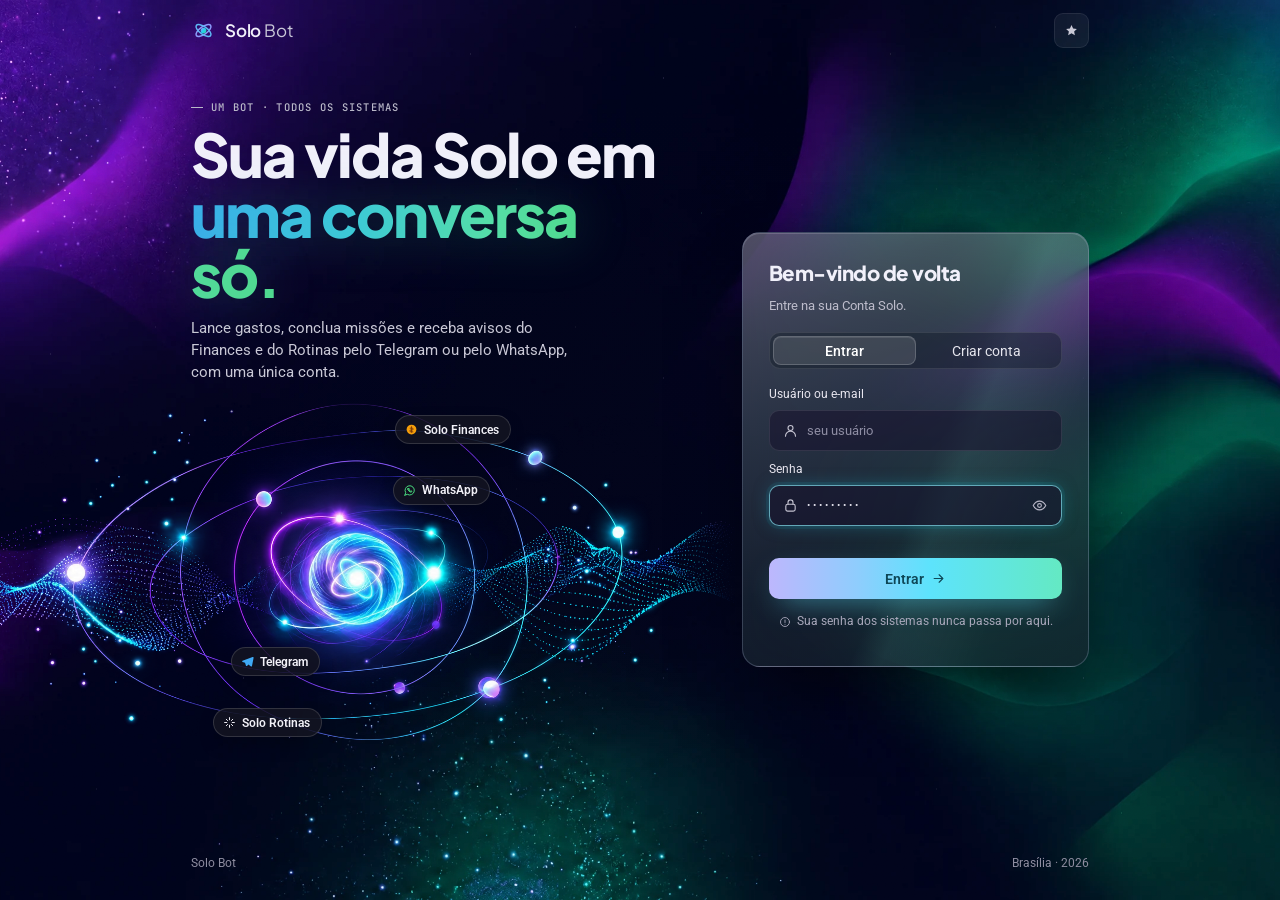
<file: design-systems/solo-bot-login-orbita/index.html>
<!doctype html>
<html lang="pt-BR">
<head>
<meta charset="utf-8">
<meta name="viewport" content="width=device-width, initial-scale=1">
<title>Solo Bot — Entrar</title>
<link rel="preconnect" href="https://fonts.googleapis.com">
<link rel="preconnect" href="https://fonts.gstatic.com" crossorigin>
<link href="https://fonts.googleapis.com/css2?family=Roboto:wght@400;500;700&family=JetBrains+Mono:wght@500&family=Plus+Jakarta+Sans:wght@400;600;800&display=swap" rel="stylesheet">
<link rel="stylesheet" href="assets/styles.css">
</head>
<body>
<div class="ceu" aria-hidden="true"><i></i></div>

<div class="palco">
  <header class="nav">
    <a class="marca" href="/">
      <svg class="ico-logo" viewBox="0 0 40 40" aria-hidden="true">
        <defs><linearGradient id="g-logo" x1="0" y1="0" x2="1" y2="1"><stop offset="0" stop-color="#a78bfa"/><stop offset=".5" stop-color="#22d3ee"/><stop offset="1" stop-color="#34d399"/></linearGradient></defs>
        <g transform="rotate(-35 20 20)"><ellipse class="anel v" cx="20" cy="20" rx="14" ry="6" fill="none" stroke="#8b9cfb" stroke-width="2.4"/></g>
        <g transform="rotate(35 20 20)"><ellipse class="anel e" cx="20" cy="20" rx="14" ry="6" fill="none" stroke="#5eb8f5" stroke-width="2.4"/></g>
        <circle class="nucleo" cx="20" cy="20" r="4.6" fill="url(#g-logo)"/>
      </svg>
      <span class="t1"><b>Solo</b> Bot</span>
    </a>
    <button class="btn3" type="button" id="tema" aria-label="Alternar tema">
      <svg viewBox="0 0 24 24" aria-hidden="true"><path class="cheio" d="m12 3.2 2.6 5.5 6 .7-4.4 4.1 1.2 5.9L12 16.5l-5.4 2.9 1.2-5.9-4.4-4.1 6-.7Z"/></svg>
    </button>
  </header>

  <main class="corpo">
    <section class="hero">
      <span class="t3 eyebrow">Um bot · todos os sistemas</span>
      <h1 class="h1">
        <span>Sua vida Solo em</span>
        <span class="grad">uma conversa</span>
        <span class="grad grad-fim">só.</span>
      </h1>
      <p class="t2 lead">Lance gastos, conclua missões e receba avisos do Finances e do Rotinas pelo Telegram ou pelo WhatsApp, com uma única conta.</p>

      <div class="media" aria-hidden="true">
        <img class="media-arte" src="assets/orbita.webp" alt="" width="1620" height="694">
        <span class="card2 selo-fin">
          <svg viewBox="0 0 24 24"><circle class="moeda" cx="12" cy="12" r="9"/><path class="moeda-traco" d="M12 7v10M9.5 9.5h3.8a1.7 1.7 0 0 1 0 3.4h-2.6a1.7 1.7 0 0 0 0 3.4h3.8"/></svg>
          <span class="t3">Solo Finances</span>
        </span>
        <span class="card2 selo-wa">
          <svg viewBox="0 0 24 24"><path class="linha wa" d="M3.5 20.5 5 16a8.5 8.5 0 1 1 3.1 3.1l-4.6 1.4Z"/><path class="linha wa" d="M9 8.6c0 3.3 3 6.4 6.4 6.4l1.2-1.5-2-1-1 .8a4.5 4.5 0 0 1-2.4-2.4l.8-1-1-2-1.5 1.1c-.3.2-.5.5-.5.6Z"/></svg>
          <span class="t3">WhatsApp</span>
        </span>
        <span class="card2 selo-tg">
          <svg viewBox="0 0 24 24"><path class="cheio tg" d="M21.4 3.6 2.9 10.8c-1 .4-1 1.7 0 2l4.5 1.5 1.8 5.4c.3.8 1.3 1 1.9.4l2.6-2.4 4.7 3.4c.7.5 1.7.1 1.9-.8l3-15.1c.2-1-.8-1.9-1.9-1.6Z"/></svg>
          <span class="t3">Telegram</span>
        </span>
        <span class="card2 selo-rot">
          <svg viewBox="0 0 24 24"><path class="linha" d="M12 3v4M12 17v4M3 12h4M17 12h4M6 6l2.5 2.5M15.5 15.5 18 18M6 18l2.5-2.5M15.5 8.5 18 6"/></svg>
          <span class="t3">Solo Rotinas</span>
        </span>
      </div>
    </section>

    <section class="form" id="acesso">
      <h2 class="h2" id="titulo">Bem-vindo de volta</h2>
      <p class="t2 sub" id="sub">Entre na sua Conta Solo.</p>

      <div class="section abas" id="abas" role="tablist" aria-label="Acesso à Conta Solo" data-aba="entrar">
        <button class="btn aba" id="aba-entrar" type="button" role="tab" aria-selected="true">Entrar</button>
        <button class="lnk aba" id="aba-cadastro" type="button" role="tab" aria-selected="false">Criar conta</button>
      </div>

      <form id="form" novalidate>
        <label class="t3 rotulo" for="login">Usuário ou e-mail</label>
        <div class="card campo">
          <svg viewBox="0 0 24 24" aria-hidden="true"><circle class="linha" cx="12" cy="8" r="4"/><path class="linha" d="M4 21a8 8 0 0 1 16 0"/></svg>
          <input class="in" id="login" autocomplete="username" autocapitalize="none" spellcheck="false" placeholder="seu usuário">
        </div>

        <label class="t3 rotulo" for="senha">Senha</label>
        <div class="card campo foco">
          <svg viewBox="0 0 24 24" aria-hidden="true"><rect class="linha" x="4.5" y="10" width="15" height="11" rx="3"/><path class="linha" d="M8 10V7a4 4 0 0 1 8 0v3"/></svg>
          <input class="in" id="senha" type="password" autocomplete="current-password" placeholder="••••••••" value="senhademo">
          <button class="olho" type="button" id="olho" aria-label="Mostrar senha"><svg viewBox="0 0 24 24" aria-hidden="true"><path class="linha" d="M2 12s3.6-7 10-7 10 7 10 7-3.6 7-10 7S2 12 2 12Z"/><circle class="linha" cx="12" cy="12" r="3"/></svg></button>
        </div>

        <button class="btn2" id="enviar" type="submit">Entrar <svg viewBox="0 0 24 24" aria-hidden="true"><path class="linha" d="M5 12h14M13 6l6 6-6 6"/></svg></button>
      </form>

      <p class="t3 aviso"><svg viewBox="0 0 24 24" aria-hidden="true"><circle class="linha" cx="12" cy="12" r="9"/><path class="linha" d="M12 8v5M12 16.5v.01"/></svg> Sua senha dos sistemas nunca passa por aqui.</p>
    </section>
  </main>

  <footer class="section2">
    <span class="t3">Solo Bot</span>
    <span class="t3">Brasília · 2026</span>
  </footer>
</div>
</body>
</html>
</file>
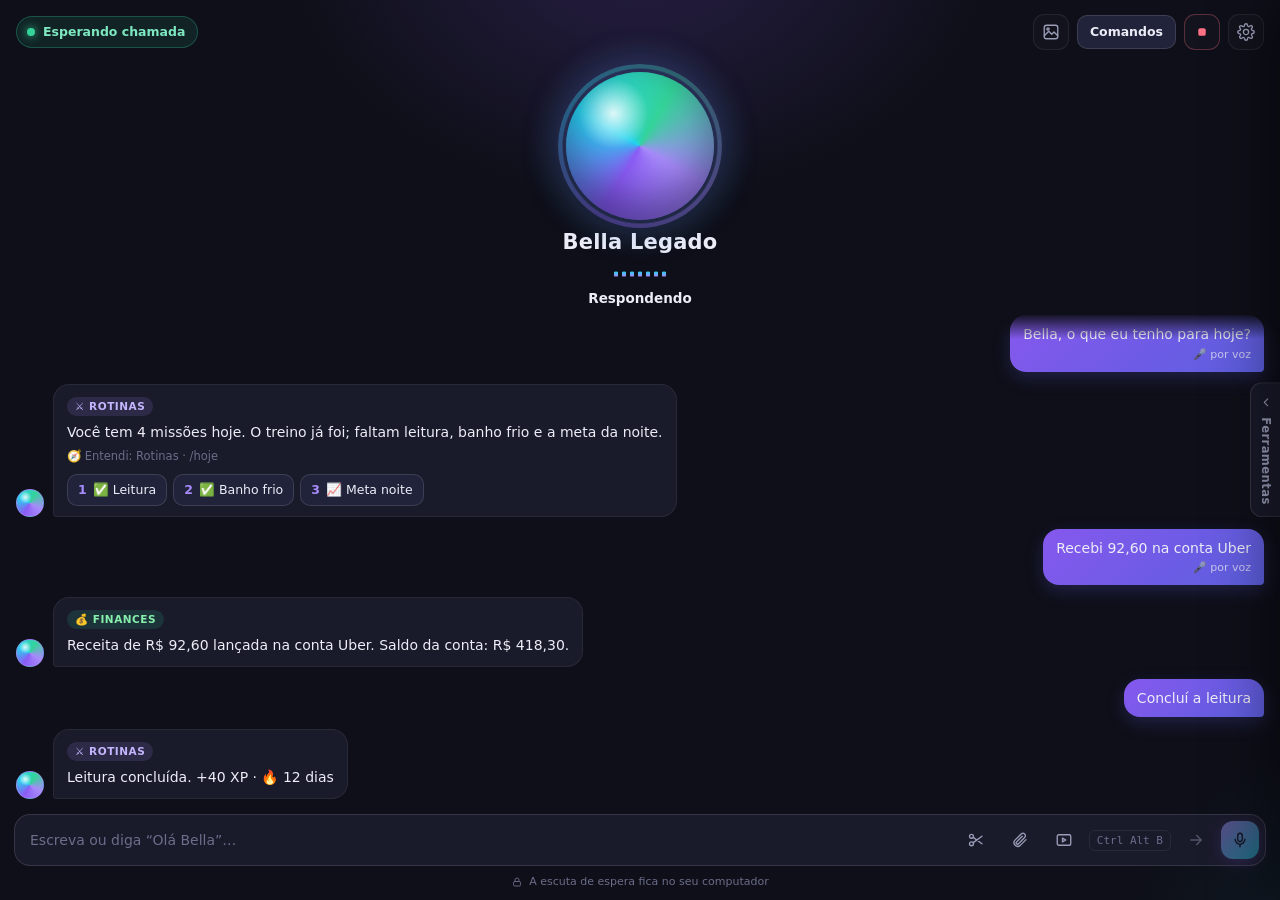
<file: desktop/bella/ui/index.html>
﻿<!doctype html>
<html lang="pt-BR">
<head>
<meta charset="utf-8">
<meta name="viewport" content="width=device-width, initial-scale=1">
<meta http-equiv="Content-Security-Policy" content="default-src 'self'; img-src 'self' data: blob:; style-src 'self'; script-src 'self'; connect-src 'none'; media-src 'self' data: blob:">
<title>Bella</title>
<link rel="stylesheet" href="bella.css">
</head>
<body>

<!-- ═════════════ MINI-BELLA (janela flutuante) ═════════════ -->
<section id="mini" class="mini" hidden>
  <div class="mini-av" data-avatar="pequeno"></div>
  <div class="mini-tx">
    <em id="mini-ouvido"></em>
    <p id="mini-resposta">Pode falar…</p>
  </div>
</section>

<!-- ═════════════ JANELA PRINCIPAL ═════════════ -->
<main id="app" class="app" hidden>

  <header class="topo">
    <button class="chip-estado" id="chip-escuta" type="button" title="Ligar ou pausar a escuta">
      <i></i><span id="chip-texto">Escuta pausada</span>
    </button>
    <div class="topo-acoes">
      <span class="modo-conversa" id="modo-conversa" hidden>Safada · Grok</span>
      <button class="icobtn" id="btn-imagens" type="button" title="Imagens" aria-label="Abrir painel de imagens" aria-controls="galeria-imagens" aria-expanded="false"><svg viewBox="0 0 24 24"><rect x="3" y="3" width="18" height="18" rx="3"/><circle cx="8" cy="8" r="1.5"/><path d="m3 17 6-6 4 4 3-3 5 5"/></svg></button>
      <button class="btn" id="btn-comandos" type="button" title="Cadastrar comandos para abrir pastas">Comandos</button>
      <button class="icobtn" id="btn-parar" type="button" title="Interromper voz" hidden>
        <svg viewBox="0 0 24 24"><rect x="7" y="7" width="10" height="10" rx="2.5"/></svg>
      </button>
      <button class="icobtn" id="btn-config" type="button" title="Configurações">
        <svg viewBox="0 0 24 24"><path d="M12 15.5a3.5 3.5 0 1 0 0-7 3.5 3.5 0 0 0 0 7Z"/><path d="M19.4 15a1.7 1.7 0 0 0 .3 1.8l.1.1a2 2 0 1 1-2.8 2.8l-.1-.1a1.7 1.7 0 0 0-1.8-.3 1.7 1.7 0 0 0-1 1.5V21a2 2 0 1 1-4 0v-.1a1.7 1.7 0 0 0-1.1-1.5 1.7 1.7 0 0 0-1.8.3l-.1.1a2 2 0 1 1-2.8-2.8l.1-.1a1.7 1.7 0 0 0 .3-1.8 1.7 1.7 0 0 0-1.5-1H3a2 2 0 1 1 0-4h.1a1.7 1.7 0 0 0 1.5-1.1 1.7 1.7 0 0 0-.3-1.8l-.1-.1a2 2 0 1 1 2.8-2.8l.1.1a1.7 1.7 0 0 0 1.8.3H9a1.7 1.7 0 0 0 1-1.5V3a2 2 0 1 1 4 0v.1a1.7 1.7 0 0 0 1 1.5 1.7 1.7 0 0 0 1.8-.3l.1-.1a2 2 0 1 1 2.8 2.8l-.1.1a1.7 1.7 0 0 0-.3 1.8V9a1.7 1.7 0 0 0 1.5 1H21a2 2 0 1 1 0 4h-.1a1.7 1.7 0 0 0-1.5 1Z"/></svg>
      </button>
    </div>
  </header>

  <section class="palco" id="palco">
    <div class="presenca" id="presenca" data-modo="pausada">
      <div class="halo"></div>
      <div class="onda-anel"></div>
      <div class="anel"></div>
      <div class="rosto" data-avatar="grande"></div>
      <button class="trocar-foto" id="btn-trocar-foto" type="button" title="Trocar a foto da Bella">
        <svg viewBox="0 0 24 24"><path d="M4 8.5A2.5 2.5 0 0 1 6.5 6H8l1.3-1.7A1.5 1.5 0 0 1 10.5 4h3a1.5 1.5 0 0 1 1.2.6L16 6h1.5A2.5 2.5 0 0 1 20 8.5v8a2.5 2.5 0 0 1-2.5 2.5h-11A2.5 2.5 0 0 1 4 16.5v-8Z"/><circle cx="12" cy="12.5" r="3.2"/></svg>
      </button>
    </div>
    <h1 class="nome" id="modelo-nome" aria-live="polite">Carregando…</h1>
    <div class="onda" id="onda" aria-hidden="true"><span></span><span></span><span></span><span></span><span></span><span></span><span></span></div>
    <p class="estado" id="estado"><b>Escuta pausada</b> · Ctrl + Alt + B para falar</p>
  </section>

  <section class="conversa" id="conversa" aria-live="polite"></section>

  <form class="compositor" id="compositor" autocomplete="off">
    <span class="anexo" id="anexo" hidden><img id="anexo-img" alt="Imagem anexada"><button type="button" id="anexo-x" title="Tirar a referência" aria-label="Tirar a referência">×</button></span>
    <input id="entrada" maxlength="2000" placeholder="Escreva ou diga “Olá Bella”…" aria-label="Mensagem para a Bella">
    <input type="file" id="anexo-arquivo" accept="image/png,image/jpeg,image/webp" hidden>
    <button class="enviar" id="btn-recortar-tela" type="button" title="Recortar a tela (Ctrl + Alt + S)" aria-label="Recortar a tela">
      <svg viewBox="0 0 24 24"><circle cx="6" cy="7" r="2.6"/><circle cx="6" cy="17" r="2.6"/><path d="M8.3 8.5 20 17M8.3 15.5 20 7"/></svg>
    </button>
    <button class="enviar" id="btn-anexo" type="button" title="Anexar print de treino ou referência de imagem (ou cole com Ctrl + V)" aria-label="Anexar print de treino ou referência de imagem">
      <svg viewBox="0 0 24 24"><path d="M20 11.5l-8 8a5 5 0 0 1-7-7l8.5-8.5a3.3 3.3 0 0 1 4.7 4.7l-8.5 8.5a1.7 1.7 0 0 1-2.4-2.4L15 7"/></svg>
    </button>
    <button class="enviar" id="btn-video" type="button" title="Extrair frames de um vídeo" aria-label="Extrair frames de um vídeo">
      <svg viewBox="0 0 24 24"><rect x="3" y="5" width="18" height="14" rx="2"/><path d="M10 9.5v5l4.5-2.5z"/></svg>
    </button>
    <span class="tecla">Ctrl Alt B</span>
    <button class="enviar" id="btn-enviar" type="submit" title="Enviar">
      <svg viewBox="0 0 24 24"><path d="M5 12h13M13 6l6 6-6 6"/></svg>
    </button>
    <button class="mic" id="btn-falar" type="button" title="Falar agora (Ctrl + Alt + B)">
      <svg viewBox="0 0 24 24"><rect x="9" y="3" width="6" height="11" rx="3"/><path d="M5.5 11a6.5 6.5 0 0 0 13 0M12 17.5V21"/></svg>
    </button>
  </form>
  <!-- Ferramentas laterais: recolhível, fica na borda direita da janela -->
  <button class="lateral-aba" id="lateral-aba" type="button" aria-controls="lateral" aria-expanded="false" title="Ferramentas">
    <svg viewBox="0 0 24 24"><path d="M15 6l-6 6 6 6"/></svg><span>Ferramentas</span>
  </button>
  <aside class="lateral" id="lateral" aria-label="Ferramentas" aria-hidden="true">
    <header class="lateral-topo">
      <b>Ferramentas</b>
      <button class="icobtn" id="lateral-fechar" type="button" title="Recolher" aria-label="Recolher as ferramentas"><svg viewBox="0 0 24 24"><path d="M9 6l6 6-6 6"/></svg></button>
    </header>
    <div class="lateral-corpo" id="lateral-corpo">
    <section class="ferramenta" id="ferr-ref">
      <h3>Imagem de referência</h3>
      <p>Recorte a tela (Ctrl + Alt + S), anexe, cole (Ctrl + V) ou arraste uma imagem para a janela. Ela vale para /promptmodelo, /promptroupa, /posehot, /posemystic e /charactersheet, e continua aparecendo no chat, onde também dá para anexar.</p>
      <div class="ref-area" id="ref-area">
        <img id="ref-img" alt="Imagem anexada" hidden>
        <span class="vazio" id="ref-vazio">Nenhuma imagem anexada</span>
      </div>
      <div class="montar-acoes">
        <button class="btn" id="ref-recortar" type="button" title="Ctrl + Alt + S">✂️ Recortar tela</button>
        <button class="btn" id="ref-anexar" type="button">Anexar imagem</button>
        <button class="btn" id="ref-colar" type="button" title="Cola a imagem copiada (ou use Ctrl + V)">Colar</button>
        <button class="btn" id="ref-tirar" type="button" hidden>Tirar</button>
      </div>
      <input type="file" id="ref-arquivo" accept="image/png,image/jpeg,image/webp" hidden>
      <label class="marcar"><input type="checkbox" id="extrair-tudo"> Extrair tudo da imagem (no /promptmodelo e /posehot)</label>
      <div class="extrair-itens" id="extrair-itens" role="group" aria-label="Extrair só estes itens da imagem"><label class="marcar"><input type="checkbox" class="extrair-item" data-el="modelo"> Modelo</label><label class="marcar"><input type="checkbox" class="extrair-item" data-el="roupas"> Roupas</label><label class="marcar"><input type="checkbox" class="extrair-item" data-el="pose"> Pose</label><label class="marcar"><input type="checkbox" class="extrair-item" data-el="camera"> Posição da câmera</label><label class="marcar"><input type="checkbox" class="extrair-item" data-el="cenario"> Cenário</label><label class="marcar"><input type="checkbox" class="extrair-item" data-el="penteado"> Penteado (só o formato)</label><label class="marcar"><input type="checkbox" class="extrair-item" data-el="cor"> Peruca / cor do cabelo</label><label class="marcar"><input type="checkbox" class="extrair-item" data-el="olhos"> Cor dos olhos / lentes</label><label class="marcar"><input type="checkbox" class="extrair-item" data-el="maquiagem"> Maquiagem</label><label class="marcar"><input type="checkbox" class="extrair-item" data-el="pintura"> Pintura corporal (se houver)</label><label class="marcar"><input type="checkbox" class="extrair-item" data-el="efeitos"> Efeitos especiais (se houver)</label><label class="marcar"><input type="checkbox" class="extrair-item" data-el="acessorios"> Acessórios (se houver)</label><label class="marcar"><input type="checkbox" class="extrair-item" data-el="tatuagens"> Tatuagens (se houver)</label><label class="marcar"><input type="checkbox" class="extrair-item" data-el="expressao"> Expressão da face</label></div>
      <small class="montar-dica">Ou marque só o que quer copiar da imagem (o resto a Bella cria novo). Vale para /promptmodelo, /prompt e /posehot com imagem anexa. Em foto com casal, a extração pode capturar o cenário, roupas de ambos, a modelo, o homem, acessórios e pose conforme marcado.</small>
      <label class="marcar"><input type="checkbox" id="posehot-parceiro-foto"> Copiar parceiro da imagem de referência (no /posehot)</label>
      <label class="parceiro-campo">Parceiro do /posehot (opcional)
        <input type="text" id="posehot-parceiro" maxlength="250" placeholder="Ex.: moreno, barba cheia, braços tatuados, alto e forte" autocomplete="off">
      </label>
      <small class="montar-dica">Com a caixa marcada, o /posehot copia da foto as características do homem (pele, cabelo, barba, porte, tatuagens); o campo acima serve para ajustes extras. Desmarcada: usa o texto do campo, ou o parceiro padrão se vazio.</small>
      <small class="montar-dica">Com a caixa marcada, o /promptmodelo copia da imagem o penteado, a cor e o formato do cabelo, olhos, rosto, boca, pele, corpo, tatuagens, piercings, anéis e joias, roupas, expressão, pose, cenário e luz.</small>
    </section>
    <section class="ferramenta" id="ferr-frames">
      <h3>Frames de vídeo</h3>
      <p>Abra um vídeo e escolha exatamente o quadro que quiser: o primeiro, o último, um instante ou vários de uma vez. Tudo é feito aqui no computador, o vídeo não sai dele.</p>
      <div class="ref-area" id="fr-area">
        <video id="fr-video" controls playsinline preload="auto" hidden></video>
        <span class="vazio" id="fr-vazio">Nenhum vídeo aberto (ou arraste um para cá)</span>
      </div>
      <div class="montar-acoes">
        <button class="btn" id="fr-anexar" type="button">Abrir vídeo</button>
        <button class="btn" id="fr-tirar" type="button" hidden>Fechar vídeo</button>
      </div>
      <input type="file" id="fr-arquivo" accept="video/*,.mkv,.avi,.mov" hidden>
      <div id="fr-controles" hidden>
        <input type="range" id="fr-pos" min="0" max="10000" value="0" aria-label="Posição no vídeo">
        <div class="fr-info"><b id="fr-tempo">00:00.000</b><small id="fr-num"></small></div>
        <div class="fr-linha">
          <button class="btn mini" id="fr-primeiro" type="button" title="Ir ao primeiro quadro">⏮ Primeiro</button>
          <button class="btn mini" id="fr-m10" type="button" title="Voltar 10 segundos">−10s</button>
          <button class="btn mini" id="fr-m1" type="button" title="Voltar 1 segundo">−1s</button>
          <button class="btn mini" id="fr-q-1" type="button" title="Quadro anterior">◀ quadro</button>
          <button class="btn mini" id="fr-q1" type="button" title="Próximo quadro">quadro ▶</button>
          <button class="btn mini" id="fr-p1" type="button" title="Avançar 1 segundo">+1s</button>
          <button class="btn mini" id="fr-p10" type="button" title="Avançar 10 segundos">+10s</button>
          <button class="btn mini" id="fr-ultimo" type="button" title="Ir ao último quadro">Último ⏭</button>
          <button class="btn mini" id="fr-play" type="button">▶ Tocar</button>
        </div>
        <div class="fr-linha">
          <input id="fr-tempo-in" placeholder="Ir para: 12.5 · 1:02.5 · 120q" aria-label="Ir para um instante ou quadro" autocomplete="off">
          <button class="btn mini" id="fr-ir" type="button">Ir</button>
        </div>
        <div class="fr-linha">
          <button class="btn pri" id="fr-pegar" type="button">Pegar este quadro</button>
          <button class="btn" id="fr-pegar-ultimo" type="button">Pegar o último</button>
          <button class="btn" id="fr-pegar-primeiro" type="button">Pegar o primeiro</button>
        </div>
        <div class="fr-linha">
          <button class="btn mini" id="fr-marcar-ini" type="button">Marcar início</button>
          <button class="btn mini" id="fr-marcar-fim" type="button">Marcar fim</button>
          <button class="btn mini" id="fr-limpar-marcas" type="button">Limpar marcas</button>
        </div>
        <small class="montar-dica" id="fr-marcas"></small>
        <div class="fr-linha">
          <select id="fr-modo" aria-label="Modo de extração em lote">
            <option value="intervalo">Quantidade + intervalo</option>
            <option value="uniforme">Distribuídos no vídeo todo</option>
            <option value="marcas">Entre início e fim marcados</option>
          </select>
          <select id="fr-formato" aria-label="Formato da imagem">
            <option value="png">PNG (sem perda)</option>
            <option value="jpg">JPG (menor)</option>
          </select>
        </div>
        <div class="fr-linha">
          <label class="fr-campo">Quadros <input type="number" id="fr-qtd" min="1" max="80" value="10"></label>
          <label class="fr-campo" id="fr-ms-linha">A cada (ms) <input type="number" id="fr-ms" min="1" value="100"></label>
          <button class="btn pri" id="fr-extrair" type="button">Extrair</button>
          <button class="btn" id="fr-parar" type="button" hidden>Parar</button>
        </div>
        <small class="montar-dica" id="fr-dica-modo"></small>
      </div>
      <small class="montar-dica" id="fr-n" aria-live="polite"></small>
      <div class="fr-galeria" id="fr-galeria"></div>
      <div class="fr-linha" id="fr-galeria-acoes" hidden>
        <button class="btn mini" id="fr-salvar-todos" type="button">Salvar todos</button>
        <button class="btn mini" id="fr-limpar-galeria" type="button">Limpar galeria</button>
      </div>
    </section>
    <section class="ferramenta" id="ferr-criativo">
      <h3>Criativo</h3>
      <p>A Bella inventa um prompt novo, fora da biblioteca, sem repetir os que já saíram.</p>
      <input id="criativo-tema" maxlength="300" placeholder="Tema (opcional): praia, cosplay, festa…" aria-label="Tema do prompt criativo" autocomplete="off">
      <button class="btn criativo-ir" id="criativo-ir" type="button">Criar prompt criativo</button>
    </section>
    <section class="ferramenta" id="ferr-atalhos">
      <h3>Enviar ao chat</h3>
      <p>Um toque envia o comando na hora (prompt aleatório). Se houver imagem anexada, ela vai junto.</p>
      <div class="atalhos" id="atalhos"></div>
    </section>
    <section class="ferramenta" id="ferr-montar">
      <h3>Montar pedido</h3>
      <p>Escolha o comando, toque nas opções (cabelo, maquiagem, tatuagem que cobre uma parte do corpo, roupa, cenário…) e envie. Tudo entra no pedido do prompt.</p>
      <div class="seg" id="montar-cmd" role="group" aria-label="Comando"></div>
      <small class="montar-dica" id="montar-dica"></small>
      <div class="itens" id="montar-itens" aria-live="polite"></div>
      <textarea id="montar-extra" rows="2" maxlength="400" placeholder="Mais detalhes (opcional): escreva o que quiser…" aria-label="Mais detalhes do pedido"></textarea>
      <input id="montar-busca" type="search" placeholder="Buscar opção (ex.: tatuagem, ruivo, praia)…" aria-label="Buscar opção" autocomplete="off">
      <div class="grupos" id="montar-grupos"></div>
    </section>
    </div>
    <footer class="lateral-rodape" id="lateral-rodape">
      <small class="montar-conta" id="montar-conta"></small>
      <div class="montar-acoes">
        <button class="btn pri" id="montar-enviar" type="button">Enviar ao chat</button>
        <button class="btn" id="montar-campo" type="button" title="Põe o texto no campo de mensagem para você editar">Pôr no campo</button>
        <button class="btn" id="montar-sorte" type="button" title="Escolhe várias opções ao acaso">🎲 Surpreenda-me</button>
        <button class="btn" id="montar-limpar" type="button">Limpar</button>
      </div>
    </footer>
  </aside>
  <p class="rodape"><svg viewBox="0 0 24 24"><rect x="5" y="11" width="14" height="9" rx="2.5"/><path d="M8 11V8a4 4 0 0 1 8 0v3"/></svg>A escuta de espera fica no seu computador</p>

  <!-- ─── Configurações ─── -->
  <aside class="galeria-imagens" id="galeria-imagens" hidden aria-labelledby="imagens-titulo">
    <header class="galeria-topo"><h2 id="imagens-titulo">Imagens <small>Grok Imagine</small></h2><button class="btn" id="imagens-fechar" type="button" aria-label="Recolher painel de imagens">Recolher</button></header>
    <form id="imagens-form" class="imagens-form">
      <label for="imagem-prompt">O que vamos criar?</label>
      <textarea id="imagem-prompt" maxlength="1800" rows="3" placeholder="Uma cidade futurista ao pôr do sol…" required></textarea>
      <button class="btn pri" id="imagem-gerar" type="submit">Gerar imagem</button>
      <p class="ajuda">Uma imagem por pedido. A geração utiliza o saldo da sua conta xAI.</p>
    </form>
    <p id="imagens-status" class="imagens-status" role="status">As últimas seis imagens ficam aqui, fora da conversa.</p>
    <div id="imagens-lista" class="imagens-lista"><p class="ajuda">Sua galeria ainda está vazia.</p></div>
  </aside>

  <div class="veu" id="veu" hidden></div>
  <aside class="gaveta" id="gaveta" aria-hidden="true">
    <header class="gaveta-topo">
      <h2 id="gaveta-titulo">Configurações</h2>
      <button class="icobtn" id="btn-fechar-config" type="button" title="Fechar">
        <svg viewBox="0 0 24 24"><path d="M6 6l12 12M18 6 6 18"/></svg>
      </button>
    </header>
    <nav class="abas-config" role="tablist" aria-label="Preferências da Bella">
      <button id="aba-geral" type="button" role="tab" aria-selected="true" aria-controls="cfg-geral" data-aba="geral">Configurações</button>
      <button id="aba-comandos" type="button" role="tab" aria-selected="false" aria-controls="cfg-comandos" data-aba="comandos">Comandos</button>
    </nav>
    <div class="gaveta-corpo">
      <div id="cfg-geral" role="tabpanel" aria-labelledby="aba-geral">
      <section class="grupo">
        <h3>Aparência</h3>
        <label class="linha"><span>Avatar animado<small>Sincroniza a foto com a voz. Gera localmente antes de falar e pode levar cerca de um minuto. Falas de até 30 segundos.</small></span><input type="checkbox" class="sw" id="cfg-avatar"></label>
        <p class="ajuda" id="avatar-motor-status">Verificando motor local…</p>
        <button type="button" class="btn" id="avatar-motor">Selecionar instalação</button>
        <p class="ajuda" id="foto-origem">A foto aparece no centro, nas respostas e na Mini-Bella. No Models, ela acompanha o perfil selecionado; no Legado, usa a foto deste computador.</p>
        <label class="soltar" id="soltar">
          <div class="soltar-prev"><i class="ring"></i><div class="rosto" data-avatar="medio"></div></div>
          <div class="soltar-tx">
            <b id="foto-nome">Foto da modelo</b>
            <small>Arraste uma imagem aqui ou escolha um arquivo.<br>JPG, PNG ou WEBP · de preferência quadrada.</small>
            <span class="botoes">
              <span class="btn pri" id="btn-escolher">Escolher foto</span>
              <button class="btn" id="btn-recortar" type="button">Recortar</button>
              <button class="btn" id="btn-remover" type="button">Remover</button>
            </span>
          </div>
          <input type="file" id="arquivo" accept="image/png,image/jpeg,image/webp" hidden>
        </label>
        <div class="linha">
          <span>Mostrar como</span>
          <span class="seg" role="radiogroup" aria-label="Mostrar como">
            <button type="button" role="radio" data-aparencia="foto">Foto + anel</button>
            <button type="button" role="radio" data-aparencia="orbe">Só orbe</button>
          </span>
        </div>
      </section>

      <section class="grupo">
        <h3>Conversa</h3>
        <label class="linha"><span>Modo Safada — Grok<small>Flerte, sensualidade e duplo sentido, sem descrições sexuais explícitas. A voz continua sendo ElevenLabs.</small></span><input type="checkbox" class="sw" id="cfg-safada"></label>
        <p class="ajuda">Neste modo, mensagens livres vão para a conversa pessoal. Para os sistemas, use /fin, /rot ou desligue o modo. Pedidos de abrir pastas e usar o Word continuam disponíveis. Cada pedido é independente, sem histórico de conversa.</p>
      </section>
      <section class="grupo">
        <h3>Escuta</h3>
        <label class="linha"><span>Ativação rápida<small>Depois da frase de ativação, já escuta o pedido, sem saudação falada.</small></span><input type="checkbox" class="sw" id="cfg-rapida"></label>
        <p class="ajuda" id="cfg-tempos">O tempo das etapas do último pedido aparecerá aqui.</p>
        <form id="cfg-chamadas">
          <p class="ajuda">Frases de ativação: cadastre de uma a três. Diga a frase completa e faça uma pausa. Quando aparecer “Pode falar”, faça o pedido. Prefira frases com duas ou mais palavras.</p>
          <label class="campo"><span>Frase de ativação 1</span><input id="cfg-frase-1" maxlength="80" placeholder="Olá Bella" autocomplete="off"></label>
          <label class="campo"><span>Frase de ativação 2 (opcional)</span><input id="cfg-frase-2" maxlength="80" placeholder="Oi Bella" autocomplete="off"></label>
          <label class="campo"><span>Frase de ativação 3 (opcional)</span><input id="cfg-frase-3" maxlength="80" placeholder="E aí Bella" autocomplete="off"></label>
          <button class="btn pri" id="btn-chamadas" type="submit">Salvar frases</button>
          <p class="ajuda">A chamada é reconhecida neste computador. Os campos vazios são ignorados. No modo apertar para falar, somente a tecla ativa a gravação.</p>
        </form>
        <label class="linha"><span>Apertar para falar<small>A Bella só grava enquanto você segura a tecla escolhida.</small></span><input type="checkbox" class="sw" id="cfg-apertar"></label>
        <div id="cfg-atalho-fala" hidden>
          <label class="campo"><span>Tecla para falar</span><button class="btn" id="cfg-tecla-fala" type="button">F8 · trocar tecla</button></label>
          <label class="campo"><span>Segurar antes de ouvir (segundos)</span><input type="number" id="cfg-espera-fala" min="1" max="30" step="1" value="5"></label>
          <p class="ajuda">Segure até aparecer “Pode falar”. Continue segurando enquanto fala e solte para enviar. Se soltar antes do tempo, nada será gravado. Funciona também com a janela fechada.</p>
        </div>
        <label class="linha"><span>Iniciar com o Windows<small>Abre escondida, já ouvindo.</small></span><input type="checkbox" class="sw" id="cfg-iniciar"></label>
        <label class="linha"><span>Mini-Bella sobre a tela<small>Quando a janela estiver fechada.</small></span><input type="checkbox" class="sw" id="cfg-mini"></label>
        <div class="linha col">
          <span>Sensibilidade do microfone<small>Fale normalmente: a barra deve passar da marca. Ruído do ambiente, não.</small></span>
          <div class="medidor"><i id="medidor-nivel"></i><b id="medidor-marca"></b></div>
          <input type="range" id="cfg-sens" min="0" max="100" step="1" aria-label="Sensibilidade">
          <div class="extremos"><span>Ambiente silencioso</span><span>Ambiente barulhento</span></div>
        </div>
      </section>

      <section class="grupo">
        <h3>Conexão</h3>
        <label class="campo"><span>Chave da Bella</span>
          <input id="cfg-chave" placeholder="bella_…" spellcheck="false" autocomplete="off">
        </label>
        <p class="ajuda">Gere a chave no painel do Solo Bot, seção <b>Bella no computador</b>. Ela fica cifrada neste usuário do Windows.</p>
        <details class="avancado"><summary>Servidor</summary>
          <label class="campo"><span>Endereço do Solo Bot</span><input id="cfg-servidor" spellcheck="false" autocomplete="off"></label>
        </details>
        <div class="botoes">
          <button class="btn pri" id="btn-salvar" type="button">Salvar</button>
          <button class="btn" id="btn-painel" type="button">Abrir painel</button>
        </div>
      </section>

      <section class="grupo">
        <h3>Arquivos deste computador</h3>
        <p class="ajuda">A Bella encontra e abre pastas pelo nome sem cadastro. Escolha abaixo onde ela pode acessar arquivos e fazer alterações. Mover, renomear e excluir sempre pedem confirmação.</p>
        <div id="cfg-pastas" class="pastas-arquivos"></div>
        <div class="botoes">
          <button class="btn" id="btn-pasta" type="button">Adicionar pasta</button>
          <button class="btn" id="btn-arquivos-ajuda" type="button">Ver exemplos</button>
        </div>
      </section>

      <section class="grupo">
        <h3>Atalhos</h3>
        <dl class="atalhos">
          <dt id="atalho-voz-frase">“Olá Bella”</dt><dd id="atalho-voz-dica">chama por voz</dd>
          <dt id="atalho-fala-tecla">Ctrl + Alt + B</dt><dd id="atalho-fala-dica">fala sem dizer o nome</dd>
          <dt>“dois”, “sim”</dt><dd>responde a uma lista ou confirmação</dd>
        </dl>
        <button class="btn perigo" id="btn-sair" type="button">Encerrar a Bella</button>
      </section>
      </div>
      <div id="cfg-comandos" role="tabpanel" aria-labelledby="aba-comandos" hidden>
        <section class="grupo">
          <h3>Minhas automações</h3>
          <p class="ajuda">Escolha uma ação e o que você quer dizer. Funciona por voz ou texto e fica salvo neste computador.</p>
          <form id="form-comando" autocomplete="off">
            <label class="campo"><span>Tipo de ação</span>
              <select id="comando-tipo">
                <option value="pasta">Abrir pasta</option><option value="site">Abrir site</option>
                <option value="google">Pesquisar no Google</option><option value="youtube">Buscar vídeos no YouTube</option>
                <option value="maps">Buscar lugares no Maps</option>
                <option value="word">Microsoft Word — abrir, ditar ou criar texto</option>
                <option value="programa">Abrir outro programa instalado</option>
              </select>
            </label>
            <label class="campo"><span>Frase do comando</span>
              <input id="comando-frase" maxlength="200" required placeholder="Abrir minha pasta de Projetos">
            </label>
            <label class="campo" id="campo-comando-caminho"><span id="rotulo-comando-caminho">Caminho da pasta</span>
              <input id="comando-caminho" required placeholder="C:\JEFFERSON\PROJETOS" spellcheck="false">
            </label>
            <div class="botoes" id="campo-comando-pasta"><button class="btn" id="btn-comando-pasta" type="button">Escolher pasta</button></div>
            <div class="botoes" id="campo-comando-programa" hidden><button class="btn" id="btn-comando-programa" type="button">Escolher programa</button></div>
            <div id="campo-comando-pesquisa" hidden>
              <label class="linha"><span>Usar o assunto que eu disser</span><input id="comando-variavel" class="sw" type="checkbox" checked></label>
              <label class="campo" id="campo-comando-termo" hidden><span>Assunto fixo</span><input id="comando-termo" maxlength="500" placeholder="Escrita criativa"></label>
            </div>
            <p class="ajuda" id="ajuda-comando">O comando abre somente a pasta cadastrada. Para buscar ou alterar arquivos nela, adicione também o acesso nas Configurações.</p>
            <div class="botoes">
              <button class="btn pri" id="btn-comando-salvar" type="submit">Salvar comando</button>
              <button class="btn" id="btn-comando-cancelar" type="button" hidden>Cancelar edição</button>
            </div>
          </form>
        </section>
        <section class="grupo">
          <h3>Modelos prontos</h3>
          <p class="ajuda">Escolha um exemplo, ajuste os campos e salve. As pesquisas básicas já funcionam: “Pesquisar sobre escrita criativa”, “Pesquisar no YouTube sobre escrita” e “Pesquisar no Maps sobre cafeterias”.</p>
          <div id="modelos-comandos" class="modelos-comandos"></div>
        </section>
        <section class="grupo">
          <h3>Comandos salvos</h3>
          <div id="lista-comandos" class="lista-comandos"></div>
        </section>
      </div>
    </div>
  </aside>

  <!-- ─── Recorte da tela (Ctrl + Alt + S): a prévia e o que fazer com ela ─── -->
  <div class="modal" id="modal-captura" hidden>
    <div class="modal-caixa captura-caixa" role="dialog" aria-labelledby="captura-titulo">
      <header class="captura-topo">
        <div><h2 id="captura-titulo">Recorte da tela</h2><small id="captura-medida"></small></div>
        <button class="icobtn" id="captura-fechar" type="button" title="Descartar (Esc)" aria-label="Descartar o recorte">
          <svg viewBox="0 0 24 24"><path d="M6 6l12 12M18 6 6 18"/></svg>
        </button>
      </header>
      <div class="captura-imagem"><img id="captura-img" alt="Recorte da tela"></div>
      <label class="campo captura-pedido"><span>O que você quer? <em>(opcional)</em></span>
        <input id="captura-pedido" maxlength="1800" placeholder="Ex.: prompt realista · só a roupa · estilo anime · em inglês" autocomplete="off"></label>
      <div class="captura-acoes">
        <button class="btn pri" id="captura-prompt" type="button">✨ Criar prompt</button>
        <button class="btn" id="captura-anexar" type="button" title="Leva o recorte para o chat como referência">Anexar ao chat</button>
        <button class="btn" id="captura-copiar" type="button" title="Copia em tamanho real">Copiar</button>
        <button class="btn" id="captura-salvar" type="button" title="Salva em tamanho real">Salvar…</button>
        <button class="btn" id="captura-novo" type="button" title="Ctrl + Alt + S">Novo recorte</button>
      </div>
      <p class="ajuda captura-nota">🔒 O recorte fica só neste computador. Ele só vai ao Solo Bot quando você cria o prompt ou envia no chat.</p>
    </div>
  </div>

  <!-- ─── Recorte da foto ─── -->
  <div class="modal" id="modal-recorte" hidden>
    <div class="modal-caixa">
      <h2>Ajustar a foto</h2>
      <p class="ajuda">Arraste para centralizar o rosto. Use a barra para aproximar.</p>
      <div class="recorte" id="recorte"><img id="recorte-img" alt=""><div class="recorte-mascara"></div></div>
      <input type="range" id="recorte-zoom" min="100" max="400" value="100" aria-label="Aproximar">
      <div class="botoes fim">
        <button class="btn" id="btn-recorte-cancelar" type="button">Cancelar</button>
        <button class="btn pri" id="btn-recorte-ok" type="button">Usar esta foto</button>
      </div>
    </div>
  </div>
</main>

<!-- ═════════════ PRIMEIRO ACESSO ═════════════ -->
<section id="boas-vindas" class="boas-vindas" hidden>
  <div class="presenca grande-intro" data-modo="espera"><div class="halo"></div><div class="anel"></div><div class="rosto" data-avatar="grande"></div></div>
  <h1>Olá, eu sou a Bella.</h1>
  <p class="sub">Falo com o Finances e o Rotinas por você. Três passos e eu começo a ouvir.</p>
  <ol class="passos">
    <li><b>1</b><div><strong>Gere a chave no painel</strong><span>Seção “Bella no computador”.</span>
      <button class="btn" id="bv-painel" type="button">Abrir o painel</button></div></li>
    <li><b>2</b><div><strong>Cole a chave aqui</strong>
      <input id="bv-chave" placeholder="bella_…" spellcheck="false" autocomplete="off"></div></li>
    <li><b>3</b><div><strong>Diga “Olá Bella”</strong><span>Edite até três frases em Configurações → Escuta. Ou use Ctrl + Alt + B.</span></div></li>
  </ol>
  <button class="btn pri grande" id="bv-salvar" type="button">Começar</button>
  <p class="erro" id="bv-erro" hidden></p>
</section>

<div class="toasts" id="toasts"></div>
<script src="avatar.js"></script>
<script src="bella.js"></script>
<script src="ferramentas-dados.js"></script>
<script src="ferramentas.js"></script>
<script src="frames.js"></script>
</body>
</html>
</file>
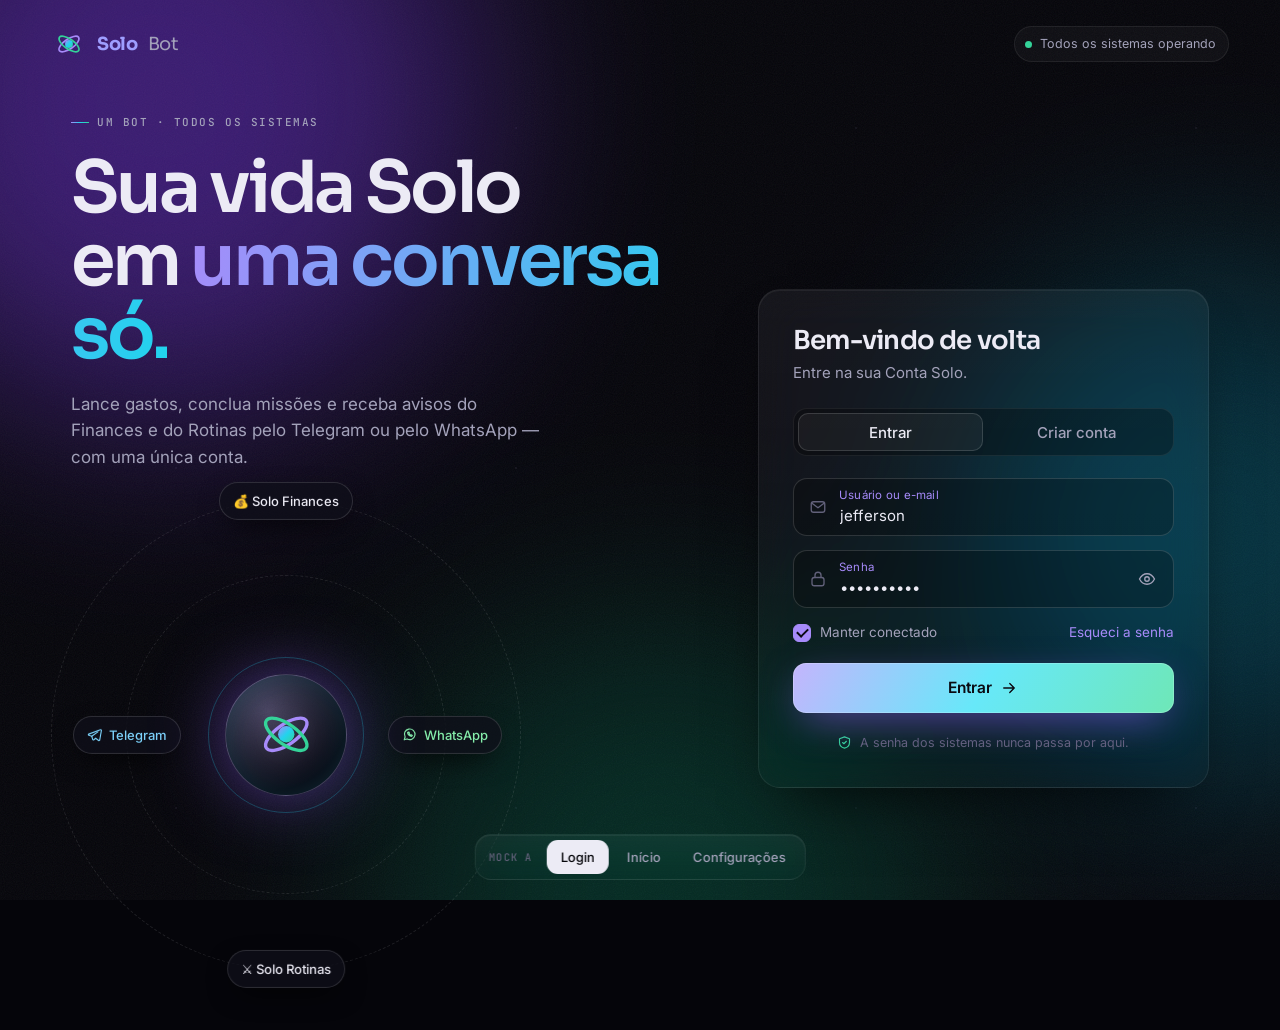
<file: design-systems/mocks-interface/mock-a-orbita.html>
<!doctype html>
<html lang="pt-BR">
<head>
<meta charset="utf-8">
<meta name="viewport" content="width=device-width, initial-scale=1, viewport-fit=cover">
<title>Solo Bot · Mock A — Órbita</title>
<meta name="theme-color" content="#05050a">
<link rel="preconnect" href="https://fonts.googleapis.com"><link rel="preconnect" href="https://fonts.gstatic.com" crossorigin>
<link href="https://fonts.googleapis.com/css2?family=Inter:wght@400;500;600&family=JetBrains+Mono:wght@500&family=Sora:wght@400;500;600;700&display=swap" rel="stylesheet">
<style>
/* ══════════════════════════════════════════════════════════════════
   MOCK A — ÓRBITA
   Escuro profundo, vidro, bordas vivas em conic-gradient e luz que
   segue o cursor. Evolução da marca atual (violeta → ciano → esmeralda).
   ══════════════════════════════════════════════════════════════════ */
@property --ang { syntax: "<angle>"; inherits: false; initial-value: 0deg; }
@property --p { syntax: "<number>"; inherits: false; initial-value: 0; }

:root {
  --bg: #05050a;
  --bg-2: #0a0a13;
  --vidro: rgba(255,255,255,.035);
  --vidro-2: rgba(255,255,255,.06);
  --linha: rgba(255,255,255,.07);
  --linha-forte: rgba(255,255,255,.14);
  --texto: #ecebf5;
  --suave: #a3a2ba;
  --apagado: #62617a;
  --violeta: #a78bfa;
  --ciano: #22d3ee;
  --esmeralda: #34d399;
  --rosa: #fb7185;
  --ambar: #fbbf24;
  --marca: linear-gradient(120deg, #a78bfa, #22d3ee 50%, #34d399);
  --raio: 22px;
  --raio-sm: 14px;
  --mola: cubic-bezier(.34, 1.56, .64, 1);
  --suavizar: cubic-bezier(.22, 1, .36, 1);
  --sans: "Inter", system-ui, sans-serif;
  --display: "Sora", "Inter", sans-serif;
  --mono: "JetBrains Mono", ui-monospace, monospace;
  color-scheme: dark;
}
* { box-sizing: border-box; }
html, body { margin: 0; }
body {
  min-height: 100vh; background: var(--bg); color: var(--texto);
  font: 15px/1.55 var(--sans); -webkit-font-smoothing: antialiased; overflow-x: hidden;
}
button, input, select { font: inherit; color: inherit; }
button { cursor: pointer; }
::selection { background: rgba(167,139,250,.4); }
.i { width: 18px; height: 18px; flex: none; fill: none; stroke: currentColor; stroke-width: 1.8; stroke-linecap: round; stroke-linejoin: round; }

/* ── Cosmos (fundo) ───────────────────────────────────────────── */
.cosmos { position: fixed; inset: 0; z-index: -1; overflow: hidden; pointer-events: none; }
.cosmos::before { /* estrelas */
  content: ""; position: absolute; inset: -50%;
  background-image:
    radial-gradient(1px 1px at 20% 30%, #fff8, transparent 60%),
    radial-gradient(1px 1px at 70% 80%, #fff6, transparent 60%),
    radial-gradient(1.5px 1.5px at 40% 70%, #c4b5fd88, transparent 60%),
    radial-gradient(1px 1px at 85% 20%, #fff7, transparent 60%),
    radial-gradient(1px 1px at 10% 90%, #a5f3fc77, transparent 60%);
  background-size: 340px 340px;
  animation: deriva 120s linear infinite; opacity: .55;
}
.cosmos::after { /* grão */
  content: ""; position: absolute; inset: 0; opacity: .06; mix-blend-mode: overlay;
  background-image: url("data:image/svg+xml,%3Csvg xmlns='http://www.w3.org/2000/svg' width='160' height='160'%3E%3Cfilter id='n'%3E%3CfeTurbulence type='fractalNoise' baseFrequency='.9' numOctaves='3'/%3E%3C/filter%3E%3Crect width='100%25' height='100%25' filter='url(%23n)'/%3E%3C/svg%3E");
}
.nebula { position: absolute; border-radius: 50%; filter: blur(110px); opacity: .45; animation: flutuar 26s var(--suavizar) infinite alternate; }
.nebula.a { width: 640px; height: 640px; background: #7c3aed; top: -220px; left: -160px; }
.nebula.b { width: 520px; height: 520px; background: #0891b2; top: 30%; right: -200px; animation-delay: -8s; opacity: .32; }
.nebula.c { width: 560px; height: 560px; background: #059669; bottom: -280px; left: 30%; animation-delay: -15s; opacity: .26; }
@keyframes flutuar { to { transform: translate3d(90px, 60px, 0) scale(1.15); } }
@keyframes deriva { to { transform: translate3d(340px, 340px, 0); } }

/* ── Base de componentes ──────────────────────────────────────── */
.vidro {
  position: relative; background: linear-gradient(180deg, rgba(255,255,255,.055), rgba(255,255,255,.02));
  border: 1px solid var(--linha); border-radius: var(--raio);
  backdrop-filter: blur(22px) saturate(140%); -webkit-backdrop-filter: blur(22px) saturate(140%);
  box-shadow: 0 1px 0 rgba(255,255,255,.06) inset, 0 30px 60px -30px rgba(0,0,0,.8);
}
/* luz que segue o cursor */
.luz { --mx: 50%; --my: 50%; isolation: isolate; }
.luz::after {
  content: ""; position: absolute; inset: 0; border-radius: inherit; pointer-events: none; z-index: -1;
  background: radial-gradient(420px circle at var(--mx) var(--my), rgba(167,139,250,.13), transparent 45%);
  opacity: 0; transition: opacity .4s;
}
.luz:hover::after { opacity: 1; }
.luz::before { /* borda acesa perto do cursor */
  content: ""; position: absolute; inset: -1px; border-radius: inherit; padding: 1px; pointer-events: none;
  background: radial-gradient(260px circle at var(--mx) var(--my), rgba(196,181,253,.7), rgba(34,211,238,.25) 40%, transparent 70%);
  -webkit-mask: linear-gradient(#000 0 0) content-box, linear-gradient(#000 0 0); -webkit-mask-composite: xor;
  mask: linear-gradient(#000 0 0) content-box exclude, linear-gradient(#000 0 0);
  opacity: 0; transition: opacity .4s;
}
.luz:hover::before { opacity: 1; }

/* borda viva: conic-gradient girando */
.borda-viva::before {
  content: ""; position: absolute; inset: -1px; border-radius: inherit; padding: 1.2px; pointer-events: none;
  background: conic-gradient(from var(--ang), transparent 0 55%, #a78bfa 70%, #22d3ee 80%, #34d399 90%, transparent 100%);
  -webkit-mask: linear-gradient(#000 0 0) content-box, linear-gradient(#000 0 0); -webkit-mask-composite: xor;
  mask: linear-gradient(#000 0 0) content-box exclude, linear-gradient(#000 0 0);
  animation: girar 5s linear infinite;
}
@keyframes girar { to { --ang: 360deg; } }

.grad { background: var(--marca); -webkit-background-clip: text; background-clip: text; color: transparent; }
.grad-anim {
  background: linear-gradient(100deg, #a78bfa, #22d3ee, #34d399, #a78bfa) 0 0 / 300% 100%;
  -webkit-background-clip: text; background-clip: text; color: transparent; animation: correr 8s linear infinite;
  font-style: normal;
}
@keyframes correr { to { background-position: 300% 0; } }

.eyebrow {
  display: inline-flex; align-items: center; gap: 8px; font: 500 11px/1 var(--mono); letter-spacing: .14em; text-transform: uppercase; color: var(--suave);
}
.eyebrow::before { content: ""; width: 18px; height: 1px; background: var(--marca); }

.btn {
  --cor: var(--texto); position: relative; display: inline-flex; align-items: center; justify-content: center; gap: 8px;
  height: 44px; padding: 0 18px; border-radius: 13px; border: 1px solid var(--linha-forte); background: var(--vidro-2);
  font-weight: 500; transition: transform .25s var(--mola), background .2s, border-color .2s, box-shadow .3s; overflow: hidden;
}
.btn:hover { background: rgba(255,255,255,.09); border-color: rgba(255,255,255,.22); }
.btn:active { transform: scale(.96); }
.btn.primario {
  border: 0; color: #0a0a12; font-weight: 600;
  background: linear-gradient(120deg, #c4b5fd, #67e8f9 50%, #6ee7b7);
  box-shadow: 0 0 0 1px rgba(255,255,255,.2) inset, 0 12px 40px -10px rgba(139,92,246,.7);
}
.btn.primario:hover { box-shadow: 0 0 0 1px rgba(255,255,255,.3) inset, 0 16px 50px -8px rgba(34,211,238,.6); }
.btn.primario::after { /* brilho que varre */
  content: ""; position: absolute; inset: 0; transform: translateX(-120%) skewX(-20deg);
  background: linear-gradient(90deg, transparent, rgba(255,255,255,.65), transparent); width: 50%;
}
.btn.primario:hover::after { animation: varrer .9s var(--suavizar); }
@keyframes varrer { to { transform: translateX(320%) skewX(-20deg); } }
.btn.pequeno { height: 36px; padding: 0 13px; font-size: 13.5px; border-radius: 11px; }
.btn.icone { width: 38px; padding: 0; height: 38px; }
.btn.fantasma { background: transparent; border-color: transparent; color: var(--suave); }
.btn.fantasma:hover { background: var(--vidro-2); color: var(--texto); }
.btn.perigo { color: var(--rosa); border-color: rgba(251,113,133,.3); background: rgba(251,113,133,.06); }
.btn.bloco { width: 100%; height: 50px; font-size: 15.5px; }

.chip { display: inline-flex; align-items: center; gap: 6px; height: 26px; padding: 0 10px; border-radius: 99px; font-size: 12px; font-weight: 500; border: 1px solid var(--linha); background: var(--vidro); color: var(--suave); }
.chip.on { color: var(--esmeralda); border-color: rgba(52,211,153,.3); background: rgba(52,211,153,.08); }
.ponto { width: 7px; height: 7px; border-radius: 50%; background: currentColor; box-shadow: 0 0 0 0 currentColor; animation: pulso 2.2s infinite; }
@keyframes pulso { 0% { box-shadow: 0 0 0 0 color-mix(in srgb, currentColor 60%, transparent); } 70%,100% { box-shadow: 0 0 0 9px transparent; } }

kbd, code { font: 500 12.5px var(--mono); }
kbd { padding: 3px 7px; border-radius: 7px; border: 1px solid var(--linha-forte); border-bottom-width: 2px; background: var(--vidro-2); color: var(--texto); }

/* ── Telas e transição ────────────────────────────────────────── */
.tela { display: none; min-height: 100vh; }
.tela.ativa { display: block; }
.tela.ativa .entra { animation: entrar .8s var(--suavizar) both; animation-delay: calc(var(--d, 0) * 70ms); }
@keyframes entrar { from { opacity: 0; transform: translateY(18px) scale(.985); filter: blur(6px); } }
::view-transition-old(root) { animation: .35s var(--suavizar) both sair-vt; }
::view-transition-new(root) { animation: .55s var(--suavizar) both entrar-vt; }
@keyframes sair-vt { to { opacity: 0; transform: scale(.98); filter: blur(8px); } }
@keyframes entrar-vt { from { opacity: 0; transform: scale(1.02); filter: blur(8px); } }

/* ── Marca / logo orbital ─────────────────────────────────────── */
.marca { display: inline-flex; align-items: center; gap: 10px; text-decoration: none; font: 600 18px var(--display); letter-spacing: -.02em; }
.marca span { color: var(--suave); font-weight: 400; }
.logo { width: 36px; height: 36px; }
.logo .anel { transform-box: fill-box; transform-origin: center; }
.logo .anel.v { animation: rodar 9s linear infinite; }
.logo .anel.e { animation: rodar 12s linear infinite reverse; }
.logo .nucleo { animation: respirar 3s ease-in-out infinite; transform-box: fill-box; transform-origin: center; }
@keyframes rodar { to { transform: rotate(360deg); } }
@keyframes respirar { 50% { transform: scale(1.18); } }

/* ════════════════════ LOGIN ════════════════════ */
.login-topo { display: flex; justify-content: space-between; align-items: center; padding: 26px clamp(18px, 4vw, 56px); }
.status { display: inline-flex; align-items: center; gap: 8px; font-size: 12.5px; color: var(--suave); padding: 7px 12px 7px 10px; border-radius: 99px; border: 1px solid var(--linha); background: var(--vidro); }
.status .ponto { color: var(--esmeralda); }
.login-grade {
  display: grid; grid-template-columns: 1.15fr .85fr; gap: clamp(30px, 6vw, 90px); align-items: center;
  max-width: 1240px; margin: 0 auto; padding: 2vh clamp(18px, 4vw, 56px) 60px; min-height: calc(100vh - 100px);
}
.hero h1 { font: 600 clamp(40px, 5.6vw, 76px)/1.02 var(--display); letter-spacing: -.045em; margin: 22px 0 20px; }
.hero .lead { color: var(--suave); font-size: 17px; max-width: 480px; margin: 0; }

/* sistema orbital */
.orbitas { position: relative; width: min(470px, 100%); aspect-ratio: 1; margin: 30px 0 0 -20px; }
.orbita { position: absolute; inset: var(--in); border-radius: 50%; border: 1px dashed rgba(255,255,255,.1); animation: rodar var(--t) linear infinite; }
.orbita.r2 { animation-direction: reverse; }
.planeta {
  position: absolute; left: 50%; top: 0; translate: -50% -50%;
  display: inline-flex; align-items: center; gap: 7px; white-space: nowrap; padding: 8px 13px; border-radius: 99px; font-size: 13px; font-weight: 500;
  background: rgba(15,15,26,.75); border: 1px solid var(--linha-forte); backdrop-filter: blur(10px);
  animation: rodar var(--t) linear infinite reverse; box-shadow: 0 10px 30px -10px #000;
}
.orbita.r2 .planeta { animation-direction: normal; }
.planeta.baixo { top: 100%; }
.planeta.esq { top: 50%; left: 0; }
.planeta.dir { top: 50%; left: 100%; }
.planeta .i { width: 15px; height: 15px; }
.planeta.tg { color: #7dd3fc; } .planeta.wa { color: #86efac; }
.nucleo-orb {
  position: absolute; inset: 37%; border-radius: 50%; display: grid; place-items: center;
  background: radial-gradient(circle at 35% 30%, rgba(196,181,253,.35), rgba(10,10,20,.9) 70%);
  border: 1px solid rgba(196,181,253,.3); box-shadow: 0 0 80px -10px rgba(139,92,246,.8), inset 0 0 30px rgba(34,211,238,.15);
}
.nucleo-orb .logo { width: 62%; height: 62%; }
.nucleo-orb::after { content: ""; position: absolute; inset: -18px; border-radius: 50%; border: 1px solid rgba(34,211,238,.25); animation: onda 3s ease-out infinite; }
@keyframes onda { from { transform: scale(.85); opacity: 1; } to { transform: scale(1.5); opacity: 0; } }

/* cartão de acesso */
.acesso { padding: 34px; transform-style: preserve-3d; transition: transform .5s var(--suavizar); will-change: transform; }
.acesso h2 { font: 600 26px var(--display); letter-spacing: -.03em; margin: 0 0 4px; }
.acesso .sub { color: var(--suave); margin: 0 0 24px; }
.abas { position: relative; display: grid; grid-template-columns: 1fr 1fr; padding: 4px; border-radius: 14px; background: rgba(0,0,0,.3); border: 1px solid var(--linha); margin-bottom: 22px; }
.abas .trilho { position: absolute; top: 4px; bottom: 4px; left: 4px; width: calc(50% - 4px); border-radius: 10px; background: var(--vidro-2); border: 1px solid var(--linha-forte); transition: transform .45s var(--mola); }
.abas[data-aba="cadastro"] .trilho { transform: translateX(100%); }
.aba { position: relative; height: 38px; border: 0; background: none; color: var(--suave); font-weight: 500; transition: color .2s; }
.aba[aria-selected="true"] { color: var(--texto); }

.campo { position: relative; margin-bottom: 14px; }
.campo input {
  width: 100%; height: 58px; padding: 22px 46px 6px 46px; border-radius: 14px; border: 1px solid var(--linha-forte);
  background: rgba(0,0,0,.25); outline: none; transition: border-color .2s, box-shadow .3s, background .2s;
}
.campo label { position: absolute; left: 46px; top: 19px; color: var(--apagado); pointer-events: none; transition: all .25s var(--suavizar); }
.campo input:focus + label, .campo input:not(:placeholder-shown) + label { top: 9px; font-size: 11.5px; color: var(--violeta); letter-spacing: .02em; }
.campo input:focus { border-color: rgba(167,139,250,.6); background: rgba(0,0,0,.35); box-shadow: 0 0 0 4px rgba(167,139,250,.14), 0 0 30px -8px rgba(139,92,246,.6); }
.campo > .i { position: absolute; left: 16px; top: 20px; color: var(--apagado); transition: color .2s; }
.campo:focus-within > .i { color: var(--violeta); }
.campo .olho { position: absolute; right: 8px; top: 10px; }
.extra { display: grid; grid-template-rows: 0fr; transition: grid-template-rows .5s var(--suavizar), opacity .3s; opacity: 0; }
.extra > div { overflow: hidden; }
.abas[data-aba="cadastro"] ~ form .extra { grid-template-rows: 1fr; opacity: 1; }
.linha-form { display: flex; justify-content: space-between; align-items: center; margin: 4px 0 20px; font-size: 13.5px; color: var(--suave); }
.check { display: inline-flex; align-items: center; gap: 9px; cursor: pointer; }
.check input { appearance: none; width: 18px; height: 18px; border-radius: 6px; border: 1px solid var(--linha-forte); background: rgba(0,0,0,.3); display: grid; place-items: center; margin: 0; transition: .2s; }
.check input:checked { background: var(--violeta); border-color: var(--violeta); }
.check input:checked::after { content: ""; width: 9px; height: 5px; border: 2px solid #0a0a12; border-top: 0; border-right: 0; rotate: -45deg; translate: 0 -1px; }
.link { color: var(--violeta); text-decoration: none; }
.link:hover { text-decoration: underline; text-underline-offset: 3px; }
.btn.carregando { pointer-events: none; }
.btn.carregando span { opacity: 0; }
.btn.carregando::before { content: ""; position: absolute; width: 20px; height: 20px; border-radius: 50%; border: 2px solid rgba(0,0,0,.25); border-top-color: #0a0a12; animation: rodar .7s linear infinite; }
.seguro { display: flex; gap: 8px; align-items: center; justify-content: center; color: var(--apagado); font-size: 12.5px; margin: 20px 0 0; }
.seguro .i { width: 15px; height: 15px; color: var(--esmeralda); }

/* ════════════════════ APP (topo) ════════════════════ */
.app-topo {
  position: sticky; top: 14px; z-index: 20; display: flex; align-items: center; justify-content: space-between; gap: 16px;
  max-width: 1260px; margin: 14px auto 0; padding: 10px 12px 10px 18px; border-radius: 18px;
}
.nav { position: relative; display: flex; gap: 2px; padding: 4px; border-radius: 13px; background: rgba(0,0,0,.25); border: 1px solid var(--linha); }
.nav .bolha { position: absolute; top: 4px; bottom: 4px; border-radius: 9px; background: var(--vidro-2); border: 1px solid var(--linha-forte); transition: left .45s var(--mola), width .45s var(--mola); }
.nav button { position: relative; height: 34px; padding: 0 14px; border: 0; background: none; color: var(--suave); font-size: 14px; font-weight: 500; display: inline-flex; align-items: center; gap: 7px; border-radius: 9px; }
.nav button.ativo { color: var(--texto); }
.nav button .i { width: 16px; height: 16px; }
.topo-dir { display: flex; align-items: center; gap: 8px; }
.busca { display: inline-flex; align-items: center; gap: 10px; height: 38px; padding: 0 8px 0 12px; border-radius: 11px; border: 1px solid var(--linha); background: rgba(0,0,0,.2); color: var(--apagado); font-size: 13.5px; min-width: 210px; }
.busca kbd { margin-left: auto; font-size: 11px; padding: 2px 6px; }
.avatar {
  width: 38px; height: 38px; border-radius: 12px; display: grid; place-items: center; font: 600 14px var(--display); color: #0a0a12;
  background: var(--marca); position: relative;
}
.avatar::after { content: ""; position: absolute; right: -2px; bottom: -2px; width: 11px; height: 11px; border-radius: 50%; background: var(--esmeralda); border: 2.5px solid var(--bg); }

.pagina { max-width: 1260px; margin: 0 auto; padding: 38px clamp(16px, 3vw, 24px) 120px; }

/* ════════════════════ INÍCIO ════════════════════ */
.saudacao { display: flex; justify-content: space-between; align-items: flex-end; gap: 20px; flex-wrap: wrap; margin-bottom: 28px; }
.saudacao h1 { font: 600 clamp(32px, 4vw, 48px)/1.05 var(--display); letter-spacing: -.04em; margin: 14px 0 8px; }
.saudacao p { color: var(--suave); margin: 0; }
.saudacao .acoes { display: flex; gap: 10px; }

.bento { display: grid; grid-template-columns: repeat(12, 1fr); gap: 16px; grid-auto-flow: dense; }
.cartao { padding: 22px; overflow: hidden; }
.cartao h3 { font: 600 15px var(--display); letter-spacing: -.01em; margin: 0; display: flex; align-items: center; gap: 9px; }
.cartao .topo-c { display: flex; justify-content: space-between; align-items: center; gap: 10px; margin-bottom: 18px; }
.ic { width: 34px; height: 34px; border-radius: 10px; display: grid; place-items: center; background: var(--vidro-2); border: 1px solid var(--linha); flex: none; }
.ic .i { width: 17px; height: 17px; }
.c-fin { grid-column: span 4; }
.c-rot { grid-column: span 4; }
.c-chat { grid-column: span 4; grid-row: span 2; display: flex; flex-direction: column; }
.c-canais { grid-column: span 5; }
.c-voz { grid-column: span 3; }
.c-ativ { grid-column: span 7; }
.c-cmd { grid-column: span 5; }
.rotulo { font-size: 12.5px; color: var(--suave); }
.numero { font: 600 34px/1.1 var(--display); letter-spacing: -.04em; margin: 4px 0 2px; font-variant-numeric: tabular-nums; }
.delta { display: inline-flex; align-items: center; gap: 4px; font-size: 12.5px; color: var(--esmeralda); font-weight: 500; }
.spark { width: 100%; height: 74px; margin-top: 14px; display: block; overflow: visible; }
.spark .traco { stroke-dasharray: 600; stroke-dashoffset: 600; animation: desenhar 2s .3s var(--suavizar) forwards; }
.spark .area { opacity: 0; animation: aparecer 1.2s 1s forwards; }
@keyframes desenhar { to { stroke-dashoffset: 0; } }
@keyframes aparecer { to { opacity: 1; } }

.anel-xp { --p: 0; --alvo: 68; width: 112px; height: 112px; border-radius: 50%; flex: none; display: grid; place-items: center; position: relative;
  background: conic-gradient(from -90deg, #a78bfa, #22d3ee calc(var(--p) * 1%), rgba(255,255,255,.06) 0);
  animation: encher 1.8s .3s var(--suavizar) forwards; }
.anel-xp::before { content: ""; position: absolute; inset: 9px; border-radius: 50%; background: #0c0c16; }
.anel-xp div { position: relative; text-align: center; }
.anel-xp b { font: 600 26px/1 var(--display); display: block; }
.anel-xp small { font-size: 11px; color: var(--suave); }
@keyframes encher { to { --p: var(--alvo); } }
.rot-corpo { display: flex; align-items: center; gap: 20px; }
.missoes { list-style: none; margin: 0; padding: 0; display: grid; gap: 8px; flex: 1; }
.missoes li { display: flex; align-items: center; gap: 9px; font-size: 13.5px; color: var(--suave); }
.missoes li.feito { color: var(--texto); }
.missoes li.feito s { text-decoration-color: var(--esmeralda); color: var(--suave); }
.caixa { width: 18px; height: 18px; border-radius: 6px; border: 1.5px solid var(--linha-forte); display: grid; place-items: center; flex: none; }
.feito .caixa { background: var(--esmeralda); border-color: var(--esmeralda); }
.feito .caixa::after { content: ""; width: 8px; height: 4px; border: 2px solid #06281c; border-top: 0; border-right: 0; rotate: -45deg; translate: 0 -1px; }

/* chat ao vivo */
.chat { flex: 1; display: flex; flex-direction: column; gap: 10px; justify-content: flex-end; min-height: 330px; mask-image: linear-gradient(transparent, #000 18%); }
.bal { max-width: 86%; padding: 10px 13px; border-radius: 16px; font-size: 13.5px; line-height: 1.45; opacity: 0; transform: translateY(10px) scale(.96); transform-origin: bottom left; }
.bal.mostra { animation: bal .5s var(--mola) forwards; }
@keyframes bal { to { opacity: 1; transform: none; } }
.bal.eu { align-self: flex-end; background: linear-gradient(135deg, rgba(167,139,250,.32), rgba(34,211,238,.22)); border: 1px solid rgba(167,139,250,.35); border-bottom-right-radius: 5px; transform-origin: bottom right; font-family: var(--mono); font-size: 12.5px; }
.bal.bot { background: var(--vidro-2); border: 1px solid var(--linha); border-bottom-left-radius: 5px; }
.bal .selo { display: block; font-size: 11px; font-weight: 600; margin-bottom: 3px; }
.selo.fin { color: var(--esmeralda); } .selo.rot { color: var(--violeta); }
.digitando { display: inline-flex; gap: 4px; padding: 13px 14px; }
.digitando i { width: 6px; height: 6px; border-radius: 50%; background: var(--suave); animation: pular 1.2s infinite; }
.digitando i:nth-child(2) { animation-delay: .15s; } .digitando i:nth-child(3) { animation-delay: .3s; }
@keyframes pular { 30% { transform: translateY(-5px); opacity: 1; } 0%, 60%, 100% { opacity: .4; } }
.compor { display: flex; gap: 8px; margin-top: 14px; padding: 6px 6px 6px 14px; border-radius: 14px; border: 1px solid var(--linha-forte); background: rgba(0,0,0,.25); align-items: center; color: var(--apagado); font-size: 13.5px; }
.compor .btn { margin-left: auto; }

/* canais */
.canais { display: grid; grid-template-columns: 1fr 1fr; gap: 12px; }
.canal { padding: 16px; border-radius: 16px; border: 1px solid var(--linha); background: rgba(0,0,0,.2); transition: transform .35s var(--mola), border-color .3s; }
.canal:hover { transform: translateY(-3px); border-color: var(--linha-forte); }
.canal .cab { display: flex; align-items: center; gap: 11px; margin-bottom: 12px; }
.canal .logo-c { width: 40px; height: 40px; border-radius: 12px; display: grid; place-items: center; color: #fff; }
.tg .logo-c { background: linear-gradient(135deg, #38bdf8, #0284c7); box-shadow: 0 8px 24px -8px #0ea5e9; }
.wa .logo-c { background: linear-gradient(135deg, #4ade80, #16a34a); box-shadow: 0 8px 24px -8px #22c55e; }
.canal b { display: block; font-weight: 600; }
.canal small { color: var(--suave); font-size: 12.5px; }

/* voz */
.onda { display: flex; align-items: center; gap: 3px; height: 54px; margin: 6px 0 16px; }
.onda i { flex: 1; border-radius: 3px; background: var(--marca); background-size: 1600% 100%; height: 20%; animation: falar 1.1s ease-in-out infinite; animation-delay: calc(var(--k) * -90ms); }
@keyframes falar { 50% { height: var(--h, 80%); } }
.seg { display: grid; gap: 4px; padding: 4px; border-radius: 12px; background: rgba(0,0,0,.25); border: 1px solid var(--linha); }
.seg button { height: 34px; border: 0; border-radius: 9px; background: none; color: var(--suave); font-size: 13px; text-align: left; padding: 0 11px; display: flex; align-items: center; justify-content: space-between; transition: background .2s, color .2s; }
.seg button[aria-checked="true"] { background: var(--vidro-2); color: var(--texto); box-shadow: 0 0 0 1px var(--linha-forte) inset; }
.seg button[aria-checked="true"]::after { content: ""; width: 7px; height: 7px; border-radius: 50%; background: var(--ciano); box-shadow: 0 0 10px var(--ciano); }

/* atividade */
.tempo { list-style: none; margin: 0; padding: 0; position: relative; }
.tempo::before { content: ""; position: absolute; left: 15px; top: 8px; bottom: 8px; width: 1px; background: linear-gradient(var(--linha-forte), transparent); }
.tempo li { position: relative; display: grid; grid-template-columns: 32px 1fr auto; gap: 12px; align-items: center; padding: 9px 0; }
.tempo .no { width: 31px; height: 31px; border-radius: 10px; display: grid; place-items: center; background: #0d0d18; border: 1px solid var(--linha-forte); font-size: 14px; position: relative; }
.tempo p { margin: 0; font-size: 14px; }
.tempo small { color: var(--apagado); font-size: 12px; font-family: var(--mono); }
.tempo .via { color: var(--suave); font-size: 12.5px; }

/* comandos */
.cmds { display: grid; grid-template-columns: 1fr 1fr; gap: 8px; }
.cmd { display: flex; align-items: center; gap: 10px; padding: 10px 12px; border-radius: 12px; border: 1px solid var(--linha); background: rgba(0,0,0,.18); transition: border-color .2s, background .2s, transform .3s var(--mola); font-size: 13px; color: var(--suave); }
.cmd:hover { border-color: rgba(167,139,250,.4); background: rgba(167,139,250,.06); transform: translateY(-2px); }
.cmd code { color: var(--texto); }

/* ════════════════════ CONFIGURAÇÕES ════════════════════ */
.cfg { display: grid; grid-template-columns: 250px 1fr; gap: 28px; align-items: start; }
.cfg-nav { position: sticky; top: 100px; padding: 10px; }
.cfg-nav a { position: relative; display: flex; align-items: center; gap: 11px; padding: 10px 12px; border-radius: 11px; color: var(--suave); text-decoration: none; font-size: 14px; font-weight: 500; transition: color .2s, background .2s; }
.cfg-nav a:hover { color: var(--texto); background: var(--vidro); }
.cfg-nav a.ativo { color: var(--texto); background: var(--vidro-2); }
.cfg-nav a.ativo::before { content: ""; position: absolute; left: -10px; top: 10px; bottom: 10px; width: 3px; border-radius: 0 3px 3px 0; background: var(--marca); box-shadow: 0 0 12px var(--violeta); }
.cfg-nav .sep { height: 1px; background: var(--linha); margin: 8px 6px; }
.cfg-corpo { display: grid; gap: 18px; }
.secao { padding: 28px; scroll-margin-top: 100px; }
.secao > header { display: flex; justify-content: space-between; align-items: flex-start; gap: 16px; margin-bottom: 22px; }
.secao h2 { font: 600 20px var(--display); letter-spacing: -.02em; margin: 0 0 4px; }
.secao header p { color: var(--suave); margin: 0; font-size: 14px; }
.perfil { display: grid; grid-template-columns: auto 1fr; gap: 28px; align-items: start; }
.foto { position: relative; width: 104px; height: 104px; border-radius: 30px; display: grid; place-items: center; font: 600 38px var(--display); color: #fff; background: #12121e; }
.foto::before { content: ""; position: absolute; inset: -3px; border-radius: 32px; padding: 3px; background: conic-gradient(from var(--ang), #a78bfa, #22d3ee, #34d399, #a78bfa); -webkit-mask: linear-gradient(#000 0 0) content-box, linear-gradient(#000 0 0); -webkit-mask-composite: xor; mask: linear-gradient(#000 0 0) content-box exclude, linear-gradient(#000 0 0); animation: girar 6s linear infinite; }
.foto .btn { position: absolute; right: -8px; bottom: -8px; width: 34px; height: 34px; padding: 0; border-radius: 11px; background: #1a1a2a; }
.campos { display: grid; grid-template-columns: 1fr 1fr; gap: 14px; }
.campos .campo { margin: 0; }
.campos .campo.largo { grid-column: 1 / -1; }
.campo input:disabled { opacity: .55; cursor: not-allowed; }
.rodape-sec { display: flex; justify-content: flex-end; gap: 10px; margin-top: 20px; padding-top: 18px; border-top: 1px solid var(--linha); }

.linha-cfg { display: flex; align-items: center; gap: 16px; padding: 16px 0; border-top: 1px solid var(--linha); }
.linha-cfg:first-of-type { border-top: 0; padding-top: 0; }
.linha-cfg .txt { flex: 1; min-width: 0; }
.linha-cfg b { display: block; font-weight: 500; font-size: 14.5px; }
.linha-cfg small { color: var(--suave); font-size: 13px; }
.chave { position: relative; width: 48px; height: 28px; flex: none; }
.chave input { appearance: none; margin: 0; width: 100%; height: 100%; border-radius: 99px; background: rgba(255,255,255,.1); border: 1px solid var(--linha-forte); cursor: pointer; transition: background .3s, box-shadow .3s; }
.chave input:checked { background: linear-gradient(120deg, #8b5cf6, #06b6d4); border-color: transparent; box-shadow: 0 0 18px -4px rgba(139,92,246,.8); }
.chave::after { content: ""; position: absolute; top: 4px; left: 4px; width: 20px; height: 20px; border-radius: 50%; background: #fff; pointer-events: none; transition: transform .45s var(--mola), width .2s; box-shadow: 0 2px 6px rgba(0,0,0,.4); }
.chave:has(input:checked)::after { transform: translateX(20px); }
.chave:active::after { width: 25px; }
.chave:has(input:checked):active::after { transform: translateX(15px); }
.hora { height: 36px; padding: 0 12px; border-radius: 10px; border: 1px solid var(--linha-forte); background: rgba(0,0,0,.3); font-family: var(--mono); font-size: 13px; color-scheme: dark; }

.vozes { display: grid; grid-template-columns: repeat(3, 1fr); gap: 12px; margin-top: 18px; }
.voz { position: relative; padding: 16px; border-radius: 16px; border: 1px solid var(--linha); background: rgba(0,0,0,.2); cursor: pointer; transition: border-color .25s, transform .35s var(--mola), background .25s; }
.voz:hover { transform: translateY(-3px); }
.voz input { position: absolute; opacity: 0; }
.voz:has(input:checked) { border-color: rgba(34,211,238,.55); background: rgba(34,211,238,.06); box-shadow: 0 0 0 4px rgba(34,211,238,.08); }
.voz .cab { display: flex; justify-content: space-between; align-items: center; }
.voz b { font-weight: 600; }
.voz small { color: var(--suave); font-size: 12.5px; display: block; margin-top: 2px; }
.voz .mini-onda { display: flex; gap: 2px; align-items: center; height: 24px; margin-top: 12px; }
.voz .mini-onda i { flex: 1; height: var(--h); border-radius: 2px; background: var(--linha-forte); transition: background .3s; }
.voz:has(input:checked) .mini-onda i { background: var(--ciano); animation: falar 1s ease-in-out infinite; animation-delay: calc(var(--k) * -70ms); --h2: 90%; }
.tocar { width: 30px; height: 30px; border-radius: 50%; display: grid; place-items: center; border: 1px solid var(--linha-forte); background: var(--vidro-2); }
.tocar .i { width: 13px; height: 13px; fill: currentColor; }
.faixa { display: flex; align-items: center; gap: 14px; margin-top: 18px; }
.faixa input[type=range] { flex: 1; appearance: none; height: 6px; border-radius: 99px; background: linear-gradient(90deg, var(--violeta), var(--ciano) var(--v, 50%), rgba(255,255,255,.1) var(--v, 50%)); outline: none; }
.faixa input[type=range]::-webkit-slider-thumb { appearance: none; width: 20px; height: 20px; border-radius: 50%; background: #fff; box-shadow: 0 0 0 5px rgba(34,211,238,.25), 0 3px 8px rgba(0,0,0,.5); cursor: grab; transition: box-shadow .2s; }
.faixa input[type=range]:active::-webkit-slider-thumb { box-shadow: 0 0 0 9px rgba(34,211,238,.2), 0 3px 8px rgba(0,0,0,.5); }
.faixa output { font: 500 13px var(--mono); min-width: 42px; text-align: right; }

.sessoes { display: grid; gap: 10px; }
.sessao { display: flex; align-items: center; gap: 14px; padding: 14px; border-radius: 14px; border: 1px solid var(--linha); background: rgba(0,0,0,.18); }
.sessao .txt { flex: 1; }
.sessao b { font-weight: 500; display: block; font-size: 14px; }
.sessao small { color: var(--suave); font-size: 12.5px; }
.perigo-zona { border-color: rgba(251,113,133,.22); background: linear-gradient(180deg, rgba(251,113,133,.06), rgba(251,113,133,.01)); }

/* toast */
.toast { position: fixed; left: 50%; bottom: 96px; translate: -50% 20px; opacity: 0; display: flex; align-items: center; gap: 10px; padding: 12px 18px; border-radius: 14px; z-index: 60; transition: .5s var(--mola); pointer-events: none; font-size: 14px; }
.toast.on { translate: -50% 0; opacity: 1; }
.toast .i { color: var(--esmeralda); }

/* seletor do mock */
.mock-troca { position: fixed; left: 50%; bottom: 20px; translate: -50% 0; z-index: 50; display: flex; align-items: center; gap: 4px; padding: 5px; border-radius: 16px; }
.mock-troca span { font: 500 10.5px var(--mono); letter-spacing: .12em; color: var(--apagado); padding: 0 10px 0 8px; text-transform: uppercase; }
.mock-troca button { height: 34px; padding: 0 14px; border-radius: 11px; border: 0; background: none; color: var(--suave); font-size: 13px; font-weight: 500; }
.mock-troca button.ativo { background: var(--texto); color: var(--bg); }

/* ── Responsivo ───────────────────────────────────────────────── */
@media (max-width: 1080px) {
  .c-fin, .c-rot { grid-column: span 6; }
  .c-chat { grid-column: span 12; grid-row: auto; }
  .c-canais, .c-ativ, .c-cmd { grid-column: span 12; }
  .c-voz { grid-column: span 12; }
  .busca { display: none; }
}
@media (max-width: 900px) {
  .login-grade { grid-template-columns: 1fr; }
  .orbitas { display: none; }
  .cfg { grid-template-columns: 1fr; }
  .cfg-nav { position: static; display: flex; overflow-x: auto; gap: 4px; }
  .cfg-nav .sep { display: none; }
  .cfg-nav a { white-space: nowrap; }
  .cfg-nav a.ativo::before { display: none; }
  .vozes { grid-template-columns: 1fr; }
}
@media (max-width: 640px) {
  .c-fin, .c-rot { grid-column: span 12; }
  .canais, .cmds, .campos { grid-template-columns: 1fr; }
  .perfil { grid-template-columns: 1fr; }
  .nav button span { display: none; }
  .app-topo { margin: 10px 10px 0; }
  .acesso, .secao { padding: 22px; }
  .rot-corpo { flex-direction: column; align-items: flex-start; }
}
@media (prefers-reduced-motion: reduce) {
  *, *::before, *::after { animation-duration: .01ms !important; animation-iteration-count: 1 !important; transition-duration: .01ms !important; }
}
</style>
</head>
<body>

<svg width="0" height="0" style="position:absolute" aria-hidden="true">
  <defs>
    <linearGradient id="gm" x1="0" y1="0" x2="1" y2="1"><stop offset="0" stop-color="#a78bfa"/><stop offset=".5" stop-color="#22d3ee"/><stop offset="1" stop-color="#34d399"/></linearGradient>
    <linearGradient id="ga" x1="0" y1="0" x2="0" y2="1"><stop offset="0" stop-color="#34d399" stop-opacity=".35"/><stop offset="1" stop-color="#34d399" stop-opacity="0"/></linearGradient>
  </defs>
  <symbol id="logo" viewBox="0 0 40 40">
    <ellipse class="anel v" cx="20" cy="20" rx="13" ry="5.4" fill="none" stroke="#a78bfa" stroke-width="1.8" transform="rotate(-35 20 20)"/>
    <ellipse class="anel e" cx="20" cy="20" rx="13" ry="5.4" fill="none" stroke="#34d399" stroke-width="1.8" transform="rotate(35 20 20)"/>
    <circle class="nucleo" cx="20" cy="20" r="4.4" fill="url(#gm)"/>
  </symbol>
  <symbol id="i-user" viewBox="0 0 24 24"><circle cx="12" cy="8" r="4"/><path d="M4 21a8 8 0 0 1 16 0"/></symbol>
  <symbol id="i-lock" viewBox="0 0 24 24"><rect x="4" y="10" width="16" height="11" rx="3"/><path d="M8 10V7a4 4 0 0 1 8 0v3"/></symbol>
  <symbol id="i-mail" viewBox="0 0 24 24"><rect x="3" y="5" width="18" height="14" rx="3"/><path d="m4 7 8 6 8-6"/></symbol>
  <symbol id="i-olho" viewBox="0 0 24 24"><path d="M2 12s3.6-7 10-7 10 7 10 7-3.6 7-10 7S2 12 2 12Z"/><circle cx="12" cy="12" r="3"/></symbol>
  <symbol id="i-seta" viewBox="0 0 24 24"><path d="M5 12h14M13 6l6 6-6 6"/></symbol>
  <symbol id="i-tg" viewBox="0 0 24 24"><path d="M21.5 4.5 2.8 11.4c-.9.4-.9 1.6.1 1.9l4.6 1.5 1.7 5.3c.3.8 1.3 1 1.9.4l2.6-2.5 4.8 3.5c.7.5 1.7.1 1.9-.7L23 5.8c.2-1-.7-1.7-1.5-1.3Z"/><path d="m7.6 14.7 9.9-6.9"/></symbol>
  <symbol id="i-wa" viewBox="0 0 24 24"><path d="M3.5 20.5 5 16a8.5 8.5 0 1 1 3.1 3.1l-4.6 1.4Z"/><path d="M9 8.6c0 3.3 3 6.4 6.4 6.4l1.2-1.5-2-1-1 .8a4.5 4.5 0 0 1-2.4-2.4l.8-1-1-2-1.5 1.1c-.3.2-.5.5-.5.6Z"/></symbol>
  <symbol id="i-escudo" viewBox="0 0 24 24"><path d="M12 3 4 6v6c0 5 3.5 8 8 9 4.5-1 8-4 8-9V6l-8-3Z"/><path d="m9 12 2 2 4-4"/></symbol>
  <symbol id="i-casa" viewBox="0 0 24 24"><path d="M3 11 12 4l9 7"/><path d="M5 10v10h14V10"/></symbol>
  <symbol id="i-pulso" viewBox="0 0 24 24"><path d="M3 12h4l3-8 4 16 3-8h4"/></symbol>
  <symbol id="i-cfg" viewBox="0 0 24 24"><circle cx="12" cy="12" r="3"/><path d="M19.4 15a1.7 1.7 0 0 0 .3 1.8l.1.1a2 2 0 1 1-2.8 2.8l-.1-.1a1.7 1.7 0 0 0-1.8-.3 1.7 1.7 0 0 0-1 1.5V21a2 2 0 1 1-4 0v-.1a1.7 1.7 0 0 0-1.1-1.5 1.7 1.7 0 0 0-1.8.3l-.1.1a2 2 0 1 1-2.8-2.8l.1-.1a1.7 1.7 0 0 0 .3-1.8 1.7 1.7 0 0 0-1.5-1H3a2 2 0 1 1 0-4h.1a1.7 1.7 0 0 0 1.5-1.1 1.7 1.7 0 0 0-.3-1.8l-.1-.1a2 2 0 1 1 2.8-2.8l.1.1a1.7 1.7 0 0 0 1.8.3H9a1.7 1.7 0 0 0 1-1.5V3a2 2 0 1 1 4 0v.1a1.7 1.7 0 0 0 1 1.5 1.7 1.7 0 0 0 1.8-.3l.1-.1a2 2 0 1 1 2.8 2.8l-.1.1a1.7 1.7 0 0 0-.3 1.8V9a1.7 1.7 0 0 0 1.5 1H21a2 2 0 1 1 0 4h-.1a1.7 1.7 0 0 0-1.5 1Z"/></symbol>
  <symbol id="i-busca" viewBox="0 0 24 24"><circle cx="11" cy="11" r="7"/><path d="m20 20-3.5-3.5"/></symbol>
  <symbol id="i-sino" viewBox="0 0 24 24"><path d="M6 8a6 6 0 1 1 12 0c0 7 3 9 3 9H3s3-2 3-9"/><path d="M10.3 21a1.9 1.9 0 0 0 3.4 0"/></symbol>
  <symbol id="i-mic" viewBox="0 0 24 24"><rect x="9" y="3" width="6" height="11" rx="3"/><path d="M5 11a7 7 0 0 0 14 0M12 18v3"/></symbol>
  <symbol id="i-pc" viewBox="0 0 24 24"><rect x="3" y="4" width="18" height="12" rx="2"/><path d="M8 20h8M12 16v4"/></symbol>
  <symbol id="i-sair" viewBox="0 0 24 24"><path d="M15 4h3a2 2 0 0 1 2 2v12a2 2 0 0 1-2 2h-3M10 17l5-5-5-5M15 12H3"/></symbol>
  <symbol id="i-cam" viewBox="0 0 24 24"><path d="M3 8a2 2 0 0 1 2-2h2l2-2h6l2 2h2a2 2 0 0 1 2 2v10a2 2 0 0 1-2 2H5a2 2 0 0 1-2-2Z"/><circle cx="12" cy="13" r="3.5"/></symbol>
  <symbol id="i-check" viewBox="0 0 24 24"><path d="m5 12 5 5 9-10"/></symbol>
  <symbol id="i-carteira" viewBox="0 0 24 24"><path d="M3 7a2 2 0 0 1 2-2h13v4"/><rect x="3" y="7" width="18" height="13" rx="2"/><circle cx="16.5" cy="13.5" r="1.3"/></symbol>
  <symbol id="i-espada" viewBox="0 0 24 24"><path d="M14.5 17.5 3 6V3h3l11.5 11.5"/><path d="m13 19 6-6M16 16l4 4M19 21l2-2"/></symbol>
  <symbol id="i-play" viewBox="0 0 24 24"><path d="M7 4v16l13-8Z"/></symbol>
  <symbol id="i-enviar" viewBox="0 0 24 24"><path d="m4 12 16-8-6 16-2-7Z"/></symbol>
  <symbol id="i-lua" viewBox="0 0 24 24"><path d="M20 14.5A8 8 0 0 1 9.5 4a8 8 0 1 0 10.5 10.5Z"/></symbol>
  <symbol id="i-chave" viewBox="0 0 24 24"><circle cx="8" cy="15" r="4"/><path d="m11 12 9-9M17 6l3 3"/></symbol>
</svg>

<div class="cosmos" aria-hidden="true"><div class="nebula a"></div><div class="nebula b"></div><div class="nebula c"></div></div>

<!-- ═════════════════════════════ LOGIN ═════════════════════════════ -->
<section class="tela ativa" data-tela="login">
  <header class="login-topo entra">
    <a class="marca" href="#"><svg class="logo"><use href="#logo"/></svg><b>Solo</b><span>Bot</span></a>
    <span class="status"><i class="ponto"></i> Todos os sistemas operando</span>
  </header>

  <div class="login-grade">
    <div class="hero">
      <span class="eyebrow entra" style="--d:1">Um bot · todos os sistemas</span>
      <h1 class="entra" style="--d:2">Sua vida Solo<br>em <em class="grad-anim">uma conversa só.</em></h1>
      <p class="lead entra" style="--d:3">Lance gastos, conclua missões e receba avisos do Finances e do Rotinas pelo Telegram ou pelo WhatsApp — com uma única conta.</p>

      <div class="orbitas entra" style="--d:4" aria-hidden="true">
        <div class="orbita" style="--in:0;--t:60s">
          <span class="planeta" style="--t:60s">💰 Solo Finances</span>
          <span class="planeta baixo" style="--t:60s">⚔️ Solo Rotinas</span>
        </div>
        <div class="orbita r2" style="--in:16%;--t:42s">
          <span class="planeta esq tg" style="--t:42s"><svg class="i"><use href="#i-tg"/></svg> Telegram</span>
          <span class="planeta dir wa" style="--t:42s"><svg class="i"><use href="#i-wa"/></svg> WhatsApp</span>
        </div>
        <div class="nucleo-orb"><svg class="logo"><use href="#logo"/></svg></div>
      </div>
    </div>

    <div class="acesso vidro borda-viva luz entra" style="--d:3" id="cartao-acesso">
      <h2 id="titulo">Bem-vindo de volta</h2>
      <p class="sub" id="sub">Entre na sua Conta Solo.</p>

      <div class="abas" id="abas" data-aba="entrar" role="tablist">
        <span class="trilho"></span>
        <button class="aba" role="tab" aria-selected="true" data-aba="entrar">Entrar</button>
        <button class="aba" role="tab" aria-selected="false" data-aba="cadastro">Criar conta</button>
      </div>

      <form id="form-login" novalidate>
        <div class="extra"><div>
          <div class="campo"><svg class="i"><use href="#i-user"/></svg><input id="l-nome" placeholder=" "><label for="l-nome">Como quer ser chamado</label></div>
        </div></div>
        <div class="campo"><svg class="i"><use href="#i-mail"/></svg><input id="l-user" placeholder=" " autocomplete="username" value="jefferson"><label for="l-user">Usuário ou e-mail</label></div>
        <div class="campo"><svg class="i"><use href="#i-lock"/></svg><input id="l-senha" type="password" placeholder=" " autocomplete="current-password" value="senha-demo"><label for="l-senha">Senha</label>
          <button type="button" class="btn fantasma icone olho" id="olho" aria-label="Mostrar senha"><svg class="i"><use href="#i-olho"/></svg></button></div>
        <div class="linha-form">
          <label class="check"><input type="checkbox" checked> Manter conectado</label>
          <a class="link" href="#">Esqueci a senha</a>
        </div>
        <button class="btn primario bloco" id="entrar"><span>Entrar</span> <svg class="i"><use href="#i-seta"/></svg></button>
      </form>
      <p class="seguro"><svg class="i"><use href="#i-escudo"/></svg> A senha dos sistemas nunca passa por aqui.</p>
    </div>
  </div>
</section>

<!-- ═════════════════════════════ INÍCIO ═════════════════════════════ -->
<section class="tela" data-tela="inicio">
  <header class="app-topo vidro entra">
    <a class="marca" href="#"><svg class="logo"><use href="#logo"/></svg><b>Solo</b><span>Bot</span></a>
    <nav class="nav" data-nav>
      <span class="bolha"></span>
      <button class="ativo" data-ir="inicio"><svg class="i"><use href="#i-casa"/></svg><span>Início</span></button>
      <button data-ir="inicio"><svg class="i"><use href="#i-pulso"/></svg><span>Atividade</span></button>
      <button data-ir="config"><svg class="i"><use href="#i-cfg"/></svg><span>Configurações</span></button>
    </nav>
    <div class="topo-dir">
      <span class="busca"><svg class="i"><use href="#i-busca"/></svg> Buscar comando… <kbd>Ctrl K</kbd></span>
      <button class="btn fantasma icone" aria-label="Avisos"><svg class="i"><use href="#i-sino"/></svg></button>
      <span class="avatar">J</span>
    </div>
  </header>

  <main class="pagina">
    <div class="saudacao">
      <div>
        <span class="eyebrow entra" id="data-hoje">domingo, 25 de outubro</span>
        <h1 class="entra" style="--d:1"><span id="periodo">Boa noite</span>, <span class="grad">Jefferson</span></h1>
        <p class="entra" style="--d:2">2 sistemas respondendo por Telegram e WhatsApp.</p>
      </div>
      <div class="acoes entra" style="--d:2">
        <button class="btn"><svg class="i"><use href="#i-wa"/></svg> Abrir no WhatsApp</button>
        <button class="btn primario"><span>Abrir no Telegram</span> <svg class="i"><use href="#i-seta"/></svg></button>
      </div>
    </div>

    <div class="bento">
      <article class="cartao vidro luz c-fin entra" style="--d:3">
        <div class="topo-c"><h3><span class="ic" style="color:var(--esmeralda)"><svg class="i"><use href="#i-carteira"/></svg></span>Solo Finances</h3><span class="chip on"><i class="ponto"></i> conectado</span></div>
        <span class="rotulo">Saldo Nubank</span>
        <div class="numero" data-conta="1318.40">R$ 0,00</div>
        <span class="delta">▲ 4,2% na semana</span>
        <svg class="spark" viewBox="0 0 300 74" preserveAspectRatio="none">
          <path class="area" d="M0 60 C30 55 45 62 70 48 S120 40 140 44 190 22 215 30 260 12 300 8 V74 H0Z" fill="url(#ga)"/>
          <path class="traco" d="M0 60 C30 55 45 62 70 48 S120 40 140 44 190 22 215 30 260 12 300 8" fill="none" stroke="#34d399" stroke-width="2.2" stroke-linecap="round"/>
        </svg>
      </article>

      <article class="cartao vidro luz c-rot entra" style="--d:4">
        <div class="topo-c"><h3><span class="ic" style="color:var(--violeta)"><svg class="i"><use href="#i-espada"/></svg></span>Solo Rotinas</h3><span class="chip">🔥 12 dias</span></div>
        <div class="rot-corpo">
          <div class="anel-xp"><div><b>14</b><small>nível · 68%</small></div></div>
          <ul class="missoes">
            <li class="feito"><span class="caixa"></span><s>Leitura · 20 min</s></li>
            <li><span class="caixa"></span>Treino de força</li>
            <li><span class="caixa"></span>Meditar 10 min</li>
            <li style="color:var(--violeta);font-size:12.5px;margin-top:4px">+40 XP hoje</li>
          </ul>
        </div>
      </article>

      <article class="cartao vidro luz c-chat entra" style="--d:5">
        <div class="topo-c"><h3><span class="ic"><svg class="logo" style="width:22px;height:22px"><use href="#logo"/></svg></span>Conversa ao vivo</h3><span class="chip on"><i class="ponto"></i> online</span></div>
        <div class="chat" id="chat"></div>
        <div class="compor"><code>/fin 35 almoço</code><button class="btn primario icone pequeno" aria-label="Enviar"><svg class="i"><use href="#i-enviar"/></svg></button></div>
      </article>

      <article class="cartao vidro luz c-canais entra" style="--d:6">
        <div class="topo-c"><h3>Canais</h3><span class="rotulo">Conecte uma vez, vale para todos os sistemas</span></div>
        <div class="canais">
          <div class="canal tg"><div class="cab"><span class="logo-c"><svg class="i"><use href="#i-tg"/></svg></span><div><b>Telegram</b><small>@jefferson · há 2 min</small></div></div><span class="chip on"><i class="ponto"></i> conectado</span></div>
          <div class="canal wa"><div class="cab"><span class="logo-c"><svg class="i"><use href="#i-wa"/></svg></span><div><b>WhatsApp</b><small>+55 61 ••••-4821</small></div></div><span class="chip on"><i class="ponto"></i> conectado</span></div>
        </div>
      </article>

      <article class="cartao vidro luz c-voz entra" style="--d:7">
        <div class="topo-c"><h3><span class="ic" style="color:var(--ciano)"><svg class="i"><use href="#i-mic"/></svg></span>Voz</h3></div>
        <div class="onda" id="onda"></div>
        <div class="seg" role="radiogroup" data-seg>
          <button role="radio" aria-checked="true">Quando eu mandar áudio</button>
          <button role="radio" aria-checked="false">Sempre</button>
          <button role="radio" aria-checked="false">Nunca</button>
        </div>
      </article>

      <article class="cartao vidro luz c-ativ entra" style="--d:8">
        <div class="topo-c"><h3>Atividade</h3><span class="chip">hoje · 6 eventos</span></div>
        <ol class="tempo">
          <li><span class="no">💰</span><div><p>Despesa de <b>R$ 42,00</b> — Mercado</p><span class="via">via Telegram · por voz</span></div><small>21:42</small></li>
          <li><span class="no">⚔️</span><div><p>Missão <b>Leitura</b> concluída · +40 XP</p><span class="via">via WhatsApp</span></div><small>20:15</small></li>
          <li><span class="no">🔔</span><div><p>Aviso: fatura do cartão vence amanhã</p><span class="via">Finances → Telegram</span></div><small>18:00</small></li>
          <li><span class="no">🎙️</span><div><p>Bella respondeu no computador</p><span class="via">Windows · DESKTOP-JEFF</span></div><small>16:31</small></li>
        </ol>
      </article>

      <article class="cartao vidro luz c-cmd entra" style="--d:9">
        <div class="topo-c"><h3>Como falar comigo</h3><span class="rotulo">prefixo escolhe o sistema</span></div>
        <div class="cmds">
          <div class="cmd"><code>/fin</code> entra no Finances</div>
          <div class="cmd"><code>/rot</code> entra no Rotinas</div>
          <div class="cmd"><code>/bella</code> papo livre</div>
          <div class="cmd"><code>/resumo</code> o dia todo</div>
          <div class="cmd"><code>/sair</code> volta ao hub</div>
          <div class="cmd"><code>/conta</code> o que está ligado</div>
        </div>
      </article>
    </div>
  </main>
</section>

<!-- ═══════════════════════════ CONFIGURAÇÕES ═══════════════════════════ -->
<section class="tela" data-tela="config">
  <header class="app-topo vidro entra">
    <a class="marca" href="#"><svg class="logo"><use href="#logo"/></svg><b>Solo</b><span>Bot</span></a>
    <nav class="nav" data-nav>
      <span class="bolha"></span>
      <button data-ir="inicio"><svg class="i"><use href="#i-casa"/></svg><span>Início</span></button>
      <button data-ir="inicio"><svg class="i"><use href="#i-pulso"/></svg><span>Atividade</span></button>
      <button class="ativo" data-ir="config"><svg class="i"><use href="#i-cfg"/></svg><span>Configurações</span></button>
    </nav>
    <div class="topo-dir">
      <span class="busca"><svg class="i"><use href="#i-busca"/></svg> Buscar ajuste… <kbd>Ctrl K</kbd></span>
      <button class="btn fantasma icone" aria-label="Avisos"><svg class="i"><use href="#i-sino"/></svg></button>
      <span class="avatar">J</span>
    </div>
  </header>

  <main class="pagina">
    <div class="saudacao">
      <div>
        <span class="eyebrow entra">Conta Solo</span>
        <h1 class="entra" style="--d:1">Configurações</h1>
        <p class="entra" style="--d:2">Tudo que vale para todos os sistemas mora aqui.</p>
      </div>
    </div>

    <div class="cfg">
      <nav class="cfg-nav vidro entra" style="--d:2" id="cfg-nav">
        <a href="#s-perfil" class="ativo"><svg class="i"><use href="#i-user"/></svg> Perfil</a>
        <a href="#s-canais"><svg class="i"><use href="#i-tg"/></svg> Canais</a>
        <a href="#s-voz"><svg class="i"><use href="#i-mic"/></svg> Voz</a>
        <a href="#s-avisos"><svg class="i"><use href="#i-sino"/></svg> Avisos</a>
        <a href="#s-bella"><svg class="i"><use href="#i-pc"/></svg> Bella e Siri</a>
        <div class="sep"></div>
        <a href="#s-seguranca"><svg class="i"><use href="#i-escudo"/></svg> Segurança</a>
        <a href="#" data-ir="login"><svg class="i"><use href="#i-sair"/></svg> Sair</a>
      </nav>

      <div class="cfg-corpo">
        <section class="secao vidro luz entra" style="--d:3" id="s-perfil">
          <header><div><h2>Perfil</h2><p>É o nome que o bot usa para falar com você.</p></div></header>
          <div class="perfil">
            <div class="foto">J<button class="btn" aria-label="Trocar foto"><svg class="i" style="width:15px;height:15px"><use href="#i-cam"/></svg></button></div>
            <div class="campos">
              <div class="campo"><svg class="i"><use href="#i-user"/></svg><input id="c-nome" placeholder=" " value="Jefferson"><label for="c-nome">Nome</label></div>
              <div class="campo"><svg class="i"><use href="#i-user"/></svg><input id="c-user" placeholder=" " value="jefferson" disabled><label for="c-user">Usuário</label></div>
              <div class="campo largo"><svg class="i"><use href="#i-mail"/></svg><input id="c-mail" placeholder=" " value="jefferson@exemplo.com"><label for="c-mail">E-mail</label></div>
            </div>
          </div>
          <div class="rodape-sec"><button class="btn pequeno fantasma">Descartar</button><button class="btn primario pequeno" data-salvar><span>Salvar alterações</span></button></div>
        </section>

        <section class="secao vidro luz entra" style="--d:4" id="s-canais">
          <header><div><h2>Canais</h2><p>Por onde você fala com o bot.</p></div><button class="btn pequeno">+ Conectar</button></header>
          <div class="linha-cfg"><span class="logo-c ic" style="background:linear-gradient(135deg,#38bdf8,#0284c7);color:#fff;border:0"><svg class="i"><use href="#i-tg"/></svg></span><div class="txt"><b>Telegram</b><small>@jefferson · conectado em 12/03</small></div><label class="chave" title="Receber avisos aqui"><input type="checkbox" checked></label></div>
          <div class="linha-cfg"><span class="logo-c ic" style="background:linear-gradient(135deg,#4ade80,#16a34a);color:#fff;border:0"><svg class="i"><use href="#i-wa"/></svg></span><div class="txt"><b>WhatsApp</b><small>+55 61 ••••-4821 · conectado em 02/05</small></div><label class="chave" title="Receber avisos aqui"><input type="checkbox" checked></label></div>
        </section>

        <section class="secao vidro luz entra" style="--d:5" id="s-voz">
          <header><div><h2>Resposta por voz</h2><p>O bot fala a resposta, em qualquer sistema. Listas longas vão só por escrito.</p></div></header>
          <div class="seg" role="radiogroup" data-seg style="grid-template-columns:repeat(3,1fr)">
            <button role="radio" aria-checked="true">Quando eu mandar áudio</button>
            <button role="radio" aria-checked="false">Sempre</button>
            <button role="radio" aria-checked="false">Nunca</button>
          </div>
          <div class="vozes">
            <label class="voz"><input type="radio" name="voz" checked><div class="cab"><div><b>Bella</b><small>Calma · padrão</small></div><span class="tocar"><svg class="i"><use href="#i-play"/></svg></span></div><div class="mini-onda" data-mini></div></label>
            <label class="voz"><input type="radio" name="voz"><div class="cab"><div><b>Aurora</b><small>Energética</small></div><span class="tocar"><svg class="i"><use href="#i-play"/></svg></span></div><div class="mini-onda" data-mini></div></label>
            <label class="voz"><input type="radio" name="voz"><div class="cab"><div><b>Minha voz</b><small>Clone · VoiceStudio</small></div><span class="tocar"><svg class="i"><use href="#i-play"/></svg></span></div><div class="mini-onda" data-mini></div></label>
          </div>
          <div class="faixa"><span class="rotulo">Velocidade</span><input type="range" min="0.7" max="1.4" step="0.05" value="1" id="vel"><output id="vel-out">1,00×</output></div>
        </section>

        <section class="secao vidro luz entra" style="--d:6" id="s-avisos">
          <header><div><h2>Avisos</h2><p>Os sistemas decidem quando avisar; aqui você decide como chegam.</p></div></header>
          <div class="linha-cfg"><div class="txt"><b>Lembretes de missões</b><small>Rotinas · no horário de cada missão</small></div><label class="chave"><input type="checkbox" checked></label></div>
          <div class="linha-cfg"><div class="txt"><b>Contas a vencer</b><small>Finances · um dia antes, às 18:00</small></div><label class="chave"><input type="checkbox" checked></label></div>
          <div class="linha-cfg"><div class="txt"><b>Resumo do dia</b><small>Gastos, missões e o que vem amanhã</small></div><input class="hora" type="time" value="07:30"><label class="chave"><input type="checkbox" checked></label></div>
          <div class="linha-cfg"><div class="txt"><b>Voz nos avisos</b><small>Fala quando o sistema pedir</small></div><label class="chave"><input type="checkbox"></label></div>
          <div class="linha-cfg"><div class="txt"><b>Horário silencioso</b><small>Nada chega entre esses horários</small></div><input class="hora" type="time" value="22:00"><span class="rotulo">até</span><input class="hora" type="time" value="07:00"></div>
        </section>

        <section class="secao vidro luz entra" style="--d:7" id="s-bella">
          <header><div><h2>Bella e Siri</h2><p>Sua assistente no Windows e no iPhone.</p></div></header>
          <div class="linha-cfg"><span class="ic"><svg class="i"><use href="#i-pc"/></svg></span><div class="txt"><b>Bella no computador</b><small>DESKTOP-JEFF · online agora · versão 2.4</small></div><button class="btn pequeno">Baixar instalador</button></div>
          <div class="linha-cfg"><span class="ic"><svg class="i"><use href="#i-mic"/></svg></span><div class="txt"><b>Atalho da Siri</b><small>“E aí, Siri, Solo Bot” · chave criada em 08/09</small></div><button class="btn pequeno">Gerar nova chave</button></div>
        </section>

        <section class="secao vidro luz entra" style="--d:8" id="s-seguranca">
          <header><div><h2>Segurança</h2><p>Só da Conta Solo. As senhas dos sistemas continuam lá.</p></div></header>
          <div class="campos" style="margin-bottom:22px">
            <div class="campo"><svg class="i"><use href="#i-lock"/></svg><input id="c-atual" type="password" placeholder=" "><label for="c-atual">Senha atual</label></div>
            <div class="campo"><svg class="i"><use href="#i-chave"/></svg><input id="c-nova" type="password" placeholder=" "><label for="c-nova">Nova senha · mínimo 8</label></div>
          </div>
          <div class="sessoes">
            <div class="sessao"><span class="ic"><svg class="i"><use href="#i-pc"/></svg></span><div class="txt"><b>Chrome · Windows</b><small>Brasília · esta sessão</small></div><span class="chip on"><i class="ponto"></i> ativa</span></div>
            <div class="sessao"><span class="ic"><svg class="i"><use href="#i-mic"/></svg></span><div class="txt"><b>Safari · iPhone</b><small>Brasília · há 3 dias</small></div><button class="btn pequeno fantasma">Encerrar</button></div>
          </div>
          <div class="rodape-sec"><button class="btn primario pequeno" data-salvar><span>Trocar senha</span></button></div>
        </section>

        <section class="secao vidro perigo-zona entra" style="--d:9">
          <header style="margin:0"><div><h2>Excluir conta</h2><p>Desliga os canais e apaga a Conta Solo. Os dados dos sistemas ficam neles.</p></div><button class="btn pequeno perigo">Excluir conta</button></header>
        </section>
      </div>
    </div>
  </main>
</section>

<div class="toast vidro" id="toast"><svg class="i"><use href="#i-check"/></svg> Alterações salvas</div>

<nav class="mock-troca vidro" aria-label="Telas do mock">
  <span>Mock A</span>
  <button data-ir="login" class="ativo">Login</button>
  <button data-ir="inicio">Início</button>
  <button data-ir="config">Configurações</button>
</nav>

<script>
(() => {
  const $ = (s, r = document) => r.querySelector(s);
  const $$ = (s, r = document) => [...r.querySelectorAll(s)];
  const reduz = matchMedia("(prefers-reduced-motion: reduce)").matches;

  // ── troca de telas com View Transitions ──
  function ir(nome) {
    const fazer = () => {
      $$(".tela").forEach(t => t.classList.toggle("ativa", t.dataset.tela === nome));
      $$(".mock-troca button").forEach(b => b.classList.toggle("ativo", b.dataset.ir === nome));
      scrollTo(0, 0);
      requestAnimationFrame(() => { posicionarNav(); if (nome === "inicio") iniciarInicio(); });
    };
    document.startViewTransition && !reduz ? document.startViewTransition(fazer) : fazer();
  }
  document.addEventListener("click", e => {
    const b = e.target.closest("[data-ir]");
    if (b) { e.preventDefault(); ir(b.dataset.ir); }
  });

  // ── luz que segue o cursor ──
  document.addEventListener("pointermove", e => {
    for (const el of $$(".tela.ativa .luz")) {
      const r = el.getBoundingClientRect();
      el.style.setProperty("--mx", e.clientX - r.left + "px");
      el.style.setProperty("--my", e.clientY - r.top + "px");
    }
  });

  // ── inclinação 3D do cartão de acesso ──
  const cartao = $("#cartao-acesso");
  if (!reduz) {
    cartao.addEventListener("pointermove", e => {
      const r = cartao.getBoundingClientRect();
      const x = (e.clientX - r.left) / r.width - .5, y = (e.clientY - r.top) / r.height - .5;
      cartao.style.transform = `perspective(1000px) rotateY(${x * 7}deg) rotateX(${-y * 7}deg)`;
    });
    cartao.addEventListener("pointerleave", () => cartao.style.transform = "");
  }

  // ── abas do login ──
  const abas = $("#abas");
  $$(".aba", abas).forEach(b => b.addEventListener("click", () => {
    abas.dataset.aba = b.dataset.aba;
    $$(".aba", abas).forEach(x => x.setAttribute("aria-selected", x === b));
    const novo = b.dataset.aba === "cadastro";
    $("#titulo").textContent = novo ? "Crie sua Conta Solo" : "Bem-vindo de volta";
    $("#sub").textContent = novo ? "Uma conta para todos os sistemas." : "Entre na sua Conta Solo.";
    $("#entrar span").textContent = novo ? "Criar conta" : "Entrar";
  }));
  $("#olho").addEventListener("click", () => { const s = $("#l-senha"); s.type = s.type === "password" ? "text" : "password"; });
  $("#form-login").addEventListener("submit", e => {
    e.preventDefault();
    const b = $("#entrar"); b.classList.add("carregando");
    setTimeout(() => { b.classList.remove("carregando"); ir("inicio"); }, 900);
  });

  // ── bolha do menu superior ──
  function posicionarNav() {
    $$(".tela.ativa [data-nav]").forEach(nav => {
      const a = $(".ativo", nav), bolha = $(".bolha", nav);
      if (!a) return;
      bolha.style.left = a.offsetLeft + "px"; bolha.style.width = a.offsetWidth + "px";
    });
  }
  addEventListener("resize", posicionarNav);

  // ── segmentados ──
  $$("[data-seg]").forEach(g => g.addEventListener("click", e => {
    const b = e.target.closest("button"); if (!b) return;
    $$("button", g).forEach(x => x.setAttribute("aria-checked", x === b));
  }));

  // ── ondas de voz ──
  const onda = $("#onda");
  for (let k = 0; k < 34; k++) { const i = document.createElement("i"); i.style.cssText = `--k:${k};--h:${25 + Math.abs(Math.sin(k * .7)) * 75}%`; onda.append(i); }
  $$("[data-mini]").forEach(m => { for (let k = 0; k < 26; k++) { const i = document.createElement("i"); i.style.cssText = `--k:${k};--h:${20 + Math.abs(Math.sin(k * 1.3)) * 80}%`; m.append(i); } });

  // ── velocidade ──
  const vel = $("#vel"), velOut = $("#vel-out");
  const pintar = () => { const p = (vel.value - vel.min) / (vel.max - vel.min) * 100; vel.style.setProperty("--v", p + "%"); velOut.textContent = Number(vel.value).toFixed(2).replace(".", ",") + "×"; };
  vel.addEventListener("input", pintar); pintar();

  // ── salvar → toast ──
  const toast = $("#toast");
  $$("[data-salvar]").forEach(b => b.addEventListener("click", () => {
    b.classList.add("carregando");
    setTimeout(() => { b.classList.remove("carregando"); toast.classList.add("on"); setTimeout(() => toast.classList.remove("on"), 2200); }, 700);
  }));

  // ── navegação lateral das configurações ──
  const links = $$("#cfg-nav a[href^='#s-']");
  const obs = new IntersectionObserver(es => es.forEach(en => {
    if (en.isIntersecting) links.forEach(a => a.classList.toggle("ativo", a.getAttribute("href") === "#" + en.target.id));
  }), { rootMargin: "-40% 0px -55% 0px" });
  links.forEach(a => { const s = $(a.getAttribute("href")); s && obs.observe(s); a.addEventListener("click", e => { e.preventDefault(); s.scrollIntoView({ behavior: "smooth" }); }); });

  // ── saudação ──
  const h = new Date().getHours();
  $("#periodo").textContent = h < 5 ? "Boa noite" : h < 12 ? "Bom dia" : h < 18 ? "Boa tarde" : "Boa noite";
  $("#data-hoje").textContent = new Date().toLocaleDateString("pt-BR", { weekday: "long", day: "numeric", month: "long" });

  // ── início: contador + conversa ──
  const roteiro = [
    ["eu", "/fin gastei 42 no mercado"],
    ["bot", '<span class="selo fin">💰 Finances</span>✓ Despesa de <b>R$ 42,00</b> — Mercado'],
    ["eu", "/rot hoje"],
    ["bot", '<span class="selo rot">⚔️ Rotinas</span>3 missões hoje · 1 concluída'],
    ["eu", "✓ Leitura"],
    ["bot", '<span class="selo rot">⚔️ Rotinas</span>Missão concluída! <b>+40 XP</b> · 12 dias seguidos'],
  ];
  let rodando = false;
  function iniciarInicio() {
    const n = $("[data-conta]"), alvo = +n.dataset.conta, t0 = performance.now();
    const fmt = v => v.toLocaleString("pt-BR", { style: "currency", currency: "BRL" });
    (function passo(t) { const p = Math.min(1, (t - t0) / 1400), e = 1 - Math.pow(1 - p, 4); n.textContent = fmt(alvo * e); if (p < 1) requestAnimationFrame(passo); })(t0);
    if (rodando) return; rodando = true;
    const chat = $("#chat");
    let i = 0;
    (function prox() {
      if (i >= roteiro.length) { setTimeout(() => { chat.innerHTML = ""; i = 0; prox(); }, 4000); return; }
      const [quem, html] = roteiro[i++];
      const atraso = quem === "bot" ? 900 : 700;
      let dig;
      if (quem === "bot") { dig = document.createElement("div"); dig.className = "bal bot mostra digitando"; dig.innerHTML = "<i></i><i></i><i></i>"; chat.append(dig); }
      setTimeout(() => {
        dig && dig.remove();
        const b = document.createElement("div"); b.className = "bal " + quem; b.innerHTML = html; chat.append(b);
        requestAnimationFrame(() => b.classList.add("mostra"));
        while (chat.children.length > 7) chat.firstElementChild.remove();
        setTimeout(prox, 650);
      }, atraso);
    })();
  }
})();
</script>
</body>
</html>
</file>
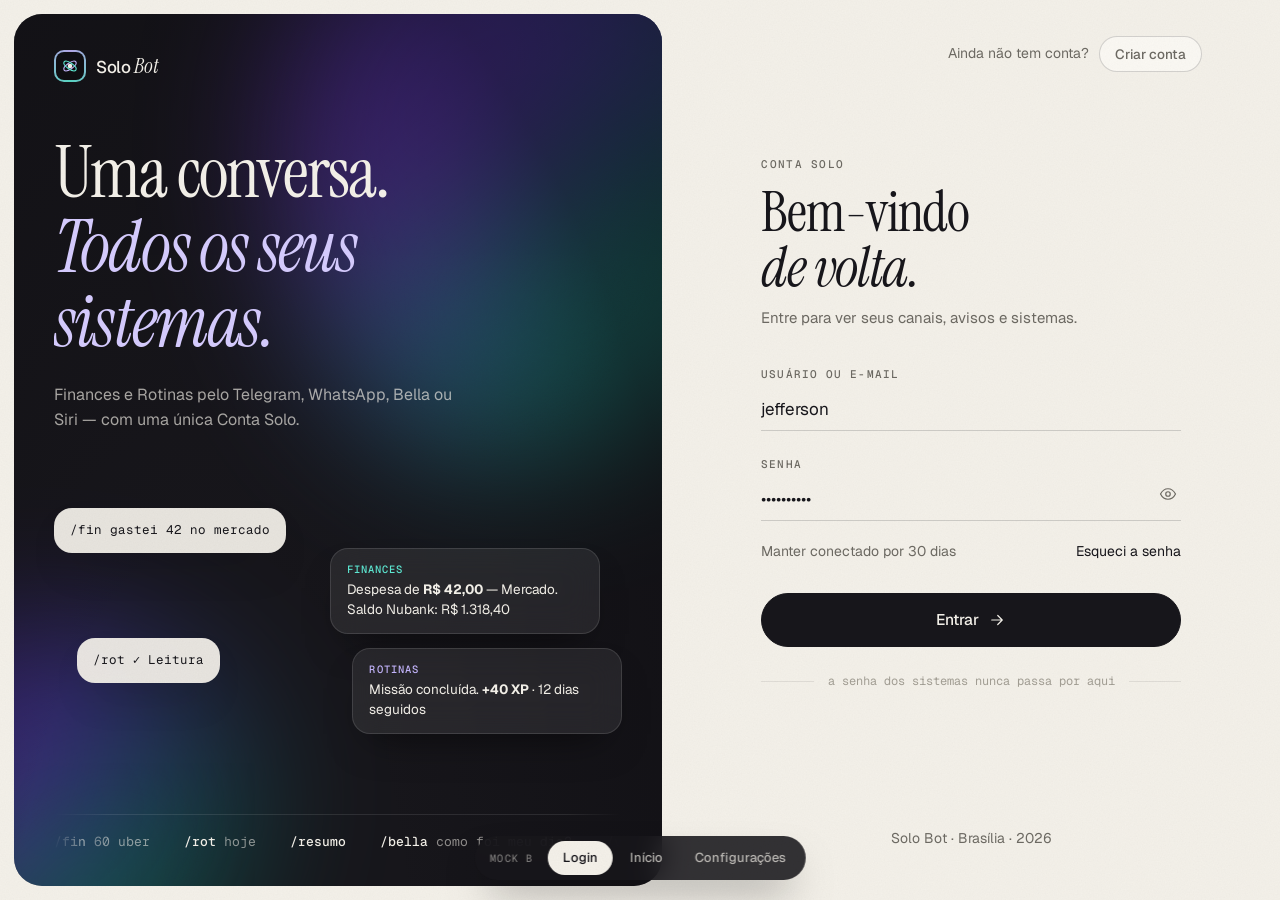
<file: design-systems/mocks-interface/mock-b-atelie.html>
<!doctype html>
<html lang="pt-BR">
<head>
<meta charset="utf-8">
<meta name="viewport" content="width=device-width, initial-scale=1, viewport-fit=cover">
<title>Solo Bot · Mock B — Ateliê</title>
<meta name="theme-color" content="#f4f1ea">
<link rel="preconnect" href="https://fonts.googleapis.com"><link rel="preconnect" href="https://fonts.gstatic.com" crossorigin>
<link href="https://fonts.googleapis.com/css2?family=Geist:wght@400;500;600&family=Geist+Mono:wght@400;500&family=Instrument+Serif:ital@0;1&display=swap" rel="stylesheet">
<style>
/* ══════════════════════════════════════════════════════════════════
   MOCK B — ATELIÊ
   Papel e tinta. Serifa editorial, linhas finas, grão de papel,
   movimento contido: revelações em máscara, botões magnéticos,
   anéis concêntricos e uma barra lateral de aplicativo.
   ══════════════════════════════════════════════════════════════════ */
@property --giro { syntax: "<angle>"; inherits: false; initial-value: 0deg; }

:root {
  --papel: #f4f1ea;
  --papel-2: #ebe6db;
  --cartao: #fbf9f4;
  --tinta: #17161b;
  --tinta-2: #2a2830;
  --suave: #6d6a63;
  --apagado: #a29e94;
  --linha: rgba(23,22,27,.09);
  --linha-forte: rgba(23,22,27,.17);
  --jade: #0f766e;
  --jade-claro: #5eead4;
  --ameixa: #5b3df5;
  --ameixa-claro: #c4b5fd;
  --brasa: #d9480f;
  --sombra: 0 1px 0 rgba(255,255,255,.9) inset, 0 1px 2px rgba(23,22,27,.05), 0 18px 40px -24px rgba(23,22,27,.28);
  --sombra-alta: 0 1px 0 rgba(255,255,255,.9) inset, 0 2px 4px rgba(23,22,27,.05), 0 30px 60px -28px rgba(23,22,27,.4);
  --raio: 20px;
  --mola: cubic-bezier(.34, 1.4, .64, 1);
  --suavizar: cubic-bezier(.16, 1, .3, 1);
  --serif: "Instrument Serif", Georgia, serif;
  --sans: "Geist", system-ui, sans-serif;
  --mono: "Geist Mono", ui-monospace, monospace;
  color-scheme: light;
}
* { box-sizing: border-box; }
html, body { margin: 0; }
body { min-height: 100vh; background: var(--papel); color: var(--tinta); font: 15px/1.55 var(--sans); -webkit-font-smoothing: antialiased; overflow-x: hidden; }
body::after { /* grão de papel */
  content: ""; position: fixed; inset: 0; pointer-events: none; z-index: 100; opacity: .32; mix-blend-mode: multiply;
  background-image: url("data:image/svg+xml,%3Csvg xmlns='http://www.w3.org/2000/svg' width='200' height='200'%3E%3Cfilter id='n'%3E%3CfeTurbulence type='fractalNoise' baseFrequency='.75' numOctaves='3' stitchTiles='stitch'/%3E%3CfeColorMatrix values='0 0 0 0 0.3 0 0 0 0 0.28 0 0 0 0 0.25 0 0 0 .18 0'/%3E%3C/filter%3E%3Crect width='100%25' height='100%25' filter='url(%23n)'/%3E%3C/svg%3E");
}
a { color: inherit; }
button, input { font: inherit; color: inherit; }
button { cursor: pointer; }
::selection { background: var(--tinta); color: var(--papel); }
.i { width: 18px; height: 18px; flex: none; fill: none; stroke: currentColor; stroke-width: 1.6; stroke-linecap: round; stroke-linejoin: round; }
em, .serif { font-family: var(--serif); font-style: italic; font-weight: 400; }

/* ── Revelações ───────────────────────────────────────────────── */
.tela { display: none; min-height: 100vh; }
.tela.ativa { display: block; }
.tela.ativa .sobe { animation: sobe .9s var(--suavizar) both; animation-delay: calc(var(--d, 0) * 80ms); }
@keyframes sobe { from { opacity: 0; transform: translateY(22px); } }
.mascara { display: block; overflow: hidden; padding-bottom: .06em; }
.mascara > span { display: block; }
.tela.ativa .mascara > span { animation: revelar 1.1s var(--suavizar) both; animation-delay: calc(var(--d, 0) * 90ms); }
@keyframes revelar { from { transform: translateY(105%) rotate(2deg); } }
/* revela ao rolar (CSS scroll-driven) */
@supports (animation-timeline: view()) {
  .ao-rolar { animation: sobe linear both; animation-timeline: view(); animation-range: entry 0% entry 40%; }
}
::view-transition-old(root) { animation: .4s var(--suavizar) both vt-sai; }
::view-transition-new(root) { animation: .6s var(--suavizar) both vt-entra; }
@keyframes vt-sai { to { opacity: 0; transform: translateY(-10px); } }
@keyframes vt-entra { from { opacity: 0; transform: translateY(14px); } }

/* ── Componentes ──────────────────────────────────────────────── */
.marca { display: inline-flex; align-items: center; gap: 10px; text-decoration: none; font: 500 17px var(--sans); letter-spacing: -.02em; }
.marca em { font-size: 21px; }
.selo-logo { width: 32px; height: 32px; border-radius: 10px; background: var(--tinta); display: grid; place-items: center; position: relative; overflow: hidden; }
.selo-logo::before { content: ""; position: absolute; inset: -40%; background: conic-gradient(from var(--giro), var(--ameixa-claro), var(--jade-claro), var(--ameixa-claro)); animation: giro 6s linear infinite; opacity: .9; }
.selo-logo::after { content: ""; position: absolute; inset: 2px; border-radius: 8px; background: var(--tinta); }
.selo-logo svg { position: relative; z-index: 1; width: 22px; height: 22px; }
@keyframes giro { to { --giro: 360deg; } }

.btn {
  position: relative; display: inline-flex; align-items: center; justify-content: center; gap: 9px; height: 44px; padding: 0 20px;
  border-radius: 99px; border: 1px solid var(--linha-forte); background: var(--cartao); font-weight: 500; font-size: 14.5px;
  transition: transform .4s var(--mola), background .25s, box-shadow .3s, color .25s; white-space: nowrap;
}
.btn:hover { box-shadow: var(--sombra); }
.btn:active { transform: scale(.97); }
.btn.tinta { background: var(--tinta); color: var(--papel); border-color: var(--tinta); overflow: hidden; isolation: isolate; }
.btn.tinta::before { /* preenchimento que vem do cursor */
  content: ""; position: absolute; left: var(--bx, 50%); top: var(--by, 50%); width: 0; height: 0; border-radius: 50%; z-index: -1;
  background: radial-gradient(circle, var(--ameixa), var(--jade)); transform: translate(-50%, -50%); transition: width .6s var(--suavizar), height .6s var(--suavizar);
}
.btn.tinta:hover::before { width: 320px; height: 320px; }
.btn .seta { transition: transform .4s var(--mola); }
.btn:hover .seta { transform: translateX(4px); }
.btn.pequeno { height: 36px; padding: 0 15px; font-size: 13.5px; }
.btn.bloco { width: 100%; height: 54px; font-size: 15.5px; }
.btn.limpo { border-color: transparent; background: transparent; }
.btn.limpo:hover { background: var(--papel-2); box-shadow: none; }
.btn.brasa { color: var(--brasa); border-color: color-mix(in srgb, var(--brasa) 35%, transparent); background: transparent; }
.btn.carregando { pointer-events: none; color: transparent; }
.btn.carregando::after { content: ""; position: absolute; width: 18px; height: 18px; border-radius: 50%; border: 2px solid rgba(244,241,234,.3); border-top-color: var(--papel); animation: rodar .7s linear infinite; }
@keyframes rodar { to { transform: rotate(360deg); } }

.etiqueta { font: 500 11px/1 var(--mono); letter-spacing: .12em; text-transform: uppercase; color: var(--suave); }
.pilula { display: inline-flex; align-items: center; gap: 6px; height: 24px; padding: 0 10px; border-radius: 99px; font: 500 11.5px var(--mono); border: 1px solid var(--linha-forte); color: var(--suave); background: var(--cartao); }
.pilula.ok { color: var(--jade); border-color: color-mix(in srgb, var(--jade) 30%, transparent); background: color-mix(in srgb, var(--jade) 7%, var(--cartao)); }
.pilula .p { width: 6px; height: 6px; border-radius: 50%; background: currentColor; animation: piscar 2s ease-in-out infinite; }
@keyframes piscar { 50% { opacity: .3; } }
code { font: 500 12.5px var(--mono); }

.cartao { position: relative; background: var(--cartao); border: 1px solid var(--linha); border-radius: var(--raio); box-shadow: var(--sombra); transition: transform .5s var(--mola), box-shadow .4s; }
.cartao.ergue:hover { transform: translateY(-4px); box-shadow: var(--sombra-alta); }

/* ════════════════════ LOGIN ════════════════════ */
.login { display: grid; grid-template-columns: 1.1fr 1fr; min-height: 100vh; padding: 14px; gap: 14px; }
.palco {
  position: relative; border-radius: 28px; background: var(--tinta); color: var(--papel); overflow: hidden;
  display: flex; flex-direction: column; justify-content: space-between; padding: 36px 40px; isolation: isolate;
}
.palco .marca .selo-logo::after { background: #0f0e12; }
.blob {
  position: absolute; z-index: -1; width: 560px; height: 560px; filter: blur(70px); opacity: .7;
  background: conic-gradient(from 0deg, #5b3df5, #0f766e, #14b8a6, #7c3aed, #5b3df5);
  border-radius: 42% 58% 63% 37% / 41% 44% 56% 59%; animation: morfar 18s ease-in-out infinite alternate, giro-b 30s linear infinite;
  right: -180px; top: -120px;
}
.blob.dois { width: 380px; height: 380px; left: -140px; bottom: -120px; right: auto; top: auto; opacity: .45; animation-duration: 14s, 40s; }
@keyframes morfar { 50% { border-radius: 63% 37% 38% 62% / 55% 62% 38% 45%; } 100% { border-radius: 38% 62% 45% 55% / 62% 38% 62% 38%; } }
@keyframes giro-b { to { rotate: 360deg; } }
.palco::after { content: ""; position: absolute; inset: 0; z-index: -1; background: radial-gradient(ellipse at 30% 110%, transparent 30%, rgba(15,14,18,.6) 80%); }
.palco h1 { font: 400 clamp(46px, 5.6vw, 84px)/.98 var(--serif); letter-spacing: -.025em; margin: 0; }
.palco h1 em { color: #d6ccff; }
.palco p { color: rgba(244,241,234,.66); max-width: 420px; font-size: 16px; margin: 22px 0 0; }

.pilha { position: relative; height: 250px; margin: 10px 0; perspective: 900px; }
.balao {
  position: absolute; padding: 13px 16px; border-radius: 18px; font-size: 13.5px; line-height: 1.45; max-width: min(270px, 62%);
  background: rgba(255,255,255,.08); border: 1px solid rgba(255,255,255,.12); backdrop-filter: blur(16px); -webkit-backdrop-filter: blur(16px);
  box-shadow: 0 20px 40px -20px rgba(0,0,0,.6); transition: transform .6s var(--suavizar);
  animation: boiar 7s ease-in-out infinite alternate;
}
.balao.eu { background: rgba(244,241,234,.95); color: var(--tinta); font-family: var(--mono); font-size: 12.5px; border: 0; }
.balao b.s { display: block; font: 500 10.5px var(--mono); letter-spacing: .1em; text-transform: uppercase; margin-bottom: 4px; }
.balao b.fin { color: var(--jade-claro); } .balao b.rot { color: var(--ameixa-claro); }
.balao:nth-child(1) { left: 0; top: 10px; animation-delay: -1s; }
.balao:nth-child(2) { right: 4%; top: 50px; animation-delay: -3s; }
.balao:nth-child(3) { left: 4%; top: 140px; animation-delay: -5s; }
.balao:nth-child(4) { right: 0; top: 150px; animation-delay: -2s; }
@keyframes boiar { to { translate: 0 -10px; } }

.letreiro { display: flex; overflow: hidden; border-top: 1px solid rgba(255,255,255,.1); padding-top: 18px; mask-image: linear-gradient(90deg, transparent, #000 10%, #000 90%, transparent); }
.letreiro div { display: flex; gap: 34px; flex: none; padding-right: 34px; animation: letreiro 30s linear infinite; }
.letreiro span { font: 400 13px var(--mono); color: rgba(244,241,234,.55); white-space: nowrap; }
.letreiro span b { color: var(--papel); font-weight: 500; }
@keyframes letreiro { to { transform: translateX(-100%); } }

.form-lado { display: flex; flex-direction: column; padding: 22px clamp(20px, 5vw, 70px); }
.form-lado .topo { display: flex; justify-content: flex-end; align-items: center; gap: 10px; color: var(--suave); font-size: 14px; }
.form-centro { flex: 1; display: flex; flex-direction: column; justify-content: center; max-width: 420px; width: 100%; margin: 0 auto; padding: 40px 0; }
.form-centro h2 { font: 400 56px/1 var(--serif); letter-spacing: -.02em; margin: 14px 0 10px; }
.form-centro .sub { color: var(--suave); margin: 0 0 38px; }

.campo { position: relative; margin-bottom: 26px; }
.campo label { display: block; font: 500 11px var(--mono); letter-spacing: .1em; text-transform: uppercase; color: var(--suave); margin-bottom: 6px; transition: color .25s; }
.campo input { width: 100%; height: 44px; border: 0; border-bottom: 1px solid var(--linha-forte); background: transparent; outline: none; font-size: 17px; padding: 0 34px 0 0; border-radius: 0; }
.campo input::placeholder { color: var(--apagado); }
.campo .traco { position: absolute; left: 0; right: 0; bottom: 0; height: 2px; background: linear-gradient(90deg, var(--ameixa), var(--jade)); transform: scaleX(0); transform-origin: left; transition: transform .6s var(--suavizar); }
.campo:focus-within .traco { transform: scaleX(1); }
.campo:focus-within label { color: var(--tinta); }
.campo .acao { position: absolute; right: 0; bottom: 8px; border: 0; background: none; color: var(--suave); padding: 4px; }
.campo input:disabled { color: var(--suave); }
.extra { display: grid; grid-template-rows: 0fr; opacity: 0; transition: grid-template-rows .6s var(--suavizar), opacity .4s; }
.extra > div { overflow: hidden; }
.cadastro .extra { grid-template-rows: 1fr; opacity: 1; }
.linha-f { display: flex; justify-content: space-between; font-size: 14px; color: var(--suave); margin: -6px 0 30px; }
.sublinha { color: var(--tinta); text-decoration: none; background: linear-gradient(currentColor, currentColor) 0 100% / 0 1px no-repeat; transition: background-size .4s var(--suavizar); }
.sublinha:hover { background-size: 100% 1px; }
.ou { display: flex; align-items: center; gap: 14px; color: var(--apagado); font: 400 12px var(--mono); margin: 26px 0; }
.ou::before, .ou::after { content: ""; flex: 1; height: 1px; background: var(--linha); }
.rodape-f { text-align: center; color: var(--suave); font-size: 14px; margin-top: 26px; }

/* ════════════════════ APP ════════════════════ */
.app { display: grid; grid-template-columns: 252px 1fr; min-height: 100vh; }
.lateral { position: sticky; top: 0; height: 100vh; display: flex; flex-direction: column; padding: 22px 14px; border-right: 1px solid var(--linha); background: color-mix(in srgb, var(--papel-2) 55%, var(--papel)); }
.lateral .marca { padding: 0 10px 26px; }
.lateral h6 { font: 500 10.5px var(--mono); letter-spacing: .12em; text-transform: uppercase; color: var(--apagado); margin: 18px 12px 8px; }
.item { position: relative; display: flex; align-items: center; gap: 11px; height: 40px; padding: 0 12px; border-radius: 11px; color: var(--suave); text-decoration: none; font-weight: 500; font-size: 14px; transition: color .2s, background .2s; border: 0; background: none; width: 100%; }
.item:hover { color: var(--tinta); background: rgba(23,22,27,.04); }
.item.ativo { color: var(--tinta); background: var(--cartao); box-shadow: var(--sombra); }
.item .cont { margin-left: auto; font: 500 11px var(--mono); padding: 2px 7px; border-radius: 99px; background: var(--tinta); color: var(--papel); }
.item .ponto-s { margin-left: auto; width: 7px; height: 7px; border-radius: 50%; }
.lateral .pe { margin-top: auto; }
.quem { display: flex; align-items: center; gap: 11px; padding: 10px; border-radius: 14px; border: 1px solid var(--linha); background: var(--cartao); }
.quem .av { width: 36px; height: 36px; border-radius: 50%; display: grid; place-items: center; font: italic 400 20px var(--serif); color: var(--papel); background: linear-gradient(135deg, var(--ameixa), var(--jade)); }
.quem b { display: block; font-size: 14px; font-weight: 500; }
.quem small { color: var(--suave); font-size: 12px; }
.quem .btn { margin-left: auto; width: 32px; height: 32px; padding: 0; }

.principal { padding: 34px clamp(18px, 3.5vw, 52px) 120px; min-width: 0; }
.cab-pag { display: flex; justify-content: space-between; align-items: flex-end; gap: 20px; flex-wrap: wrap; padding-bottom: 28px; border-bottom: 1px solid var(--linha); margin-bottom: 30px; }
.cab-pag h1 { font: 400 clamp(44px, 5vw, 68px)/1 var(--serif); letter-spacing: -.025em; margin: 12px 0 0; }
.cab-pag .acoes { display: flex; gap: 10px; }

/* números grandes */
.numeros { display: grid; grid-template-columns: repeat(4, 1fr); margin-bottom: 30px; }
.numeros > div { padding: 4px 26px; border-left: 1px solid var(--linha); }
.numeros > div:first-child { padding-left: 0; border: 0; }
.numeros .v { font: 400 46px/1.1 var(--serif); letter-spacing: -.02em; display: block; margin-top: 8px; font-variant-numeric: tabular-nums; }
.numeros .v small { font-size: 22px; color: var(--suave); }
.numeros .d { font-size: 13px; color: var(--suave); }
.numeros .d b { color: var(--jade); font-weight: 500; }

.grade { display: grid; grid-template-columns: repeat(6, 1fr); gap: 16px; }
.g-fin { grid-column: span 4; }
.g-rot { grid-column: span 2; grid-row: span 2; }
.g-canais { grid-column: span 2; }
.g-bella { grid-column: span 2; }
.g-tempo { grid-column: span 4; }
.g-cmd { grid-column: span 2; }
.cartao.p { padding: 24px; }
.cartao h3 { font: 500 15px var(--sans); margin: 0; letter-spacing: -.01em; }
.cab-c { display: flex; justify-content: space-between; align-items: center; gap: 12px; margin-bottom: 20px; }

/* finance: cartão tinta com barras */
.escuro { background: var(--tinta); color: var(--papel); border-color: var(--tinta); overflow: hidden; }
.escuro .etiqueta { color: rgba(244,241,234,.55); }
.escuro .pilula { background: rgba(255,255,255,.06); border-color: rgba(255,255,255,.14); color: var(--jade-claro); }
.fin-corpo { display: grid; grid-template-columns: auto 1fr; gap: 36px; align-items: end; }
.fin-corpo .saldo { font: 400 58px/1 var(--serif); letter-spacing: -.02em; margin: 10px 0 8px; font-variant-numeric: tabular-nums; }
.fin-corpo .saldo small { font-size: 26px; opacity: .6; }
.fin-corpo p { color: rgba(244,241,234,.6); margin: 0; font-size: 13.5px; }
.barras { display: grid; grid-template-columns: repeat(7, 1fr); gap: 10px; align-items: end; height: 150px; }
.barra { display: flex; flex-direction: column; align-items: center; gap: 8px; height: 100%; justify-content: flex-end; }
.barra i { width: 100%; max-width: 34px; height: var(--h); border-radius: 8px 8px 3px 3px; background: rgba(255,255,255,.12); transform-origin: bottom; position: relative; }
.tela.ativa .barra i { animation: crescer 1.1s var(--suavizar) both; animation-delay: calc(var(--k) * 70ms + 300ms); }
.barra.hoje i { background: linear-gradient(180deg, var(--jade-claro), #0d9488); box-shadow: 0 0 30px -4px rgba(94,234,212,.6); }
.barra:hover i { background: rgba(255,255,255,.25); }
.barra.hoje:hover i { background: linear-gradient(180deg, #99f6e4, #14b8a6); }
.barra i::after { content: attr(data-v); position: absolute; left: 50%; bottom: calc(100% + 6px); translate: -50% 4px; font: 500 11px var(--mono); color: var(--papel); opacity: 0; transition: .3s var(--suavizar); white-space: nowrap; }
.barra:hover i::after, .barra.hoje i::after { opacity: 1; translate: -50% 0; }
.barra span { font: 400 11px var(--mono); color: rgba(244,241,234,.45); }
@keyframes crescer { from { transform: scaleY(0); } }

/* rotinas: anéis concêntricos */
.aneis { position: relative; width: 190px; height: 190px; margin: 6px auto 20px; }
.aneis svg { width: 100%; height: 100%; rotate: -90deg; }
.aneis circle { fill: none; stroke-width: 13; stroke-linecap: round; }
.aneis .fundo { stroke: var(--papel-2); }
.aneis .arco { stroke-dasharray: var(--c) var(--c); stroke-dashoffset: var(--c); }
.tela.ativa .aneis .arco { animation: arco 1.8s var(--suavizar) forwards; animation-delay: calc(var(--k) * 150ms + 300ms); }
@keyframes arco { to { stroke-dashoffset: calc(var(--c) * (1 - var(--v))); } }
.aneis .meio { position: absolute; inset: 0; display: grid; place-items: center; text-align: center; }
.aneis .meio b { font: 400 40px/1 var(--serif); display: block; }
.aneis .meio small { font: 400 11px var(--mono); color: var(--suave); letter-spacing: .08em; text-transform: uppercase; }
.legenda { list-style: none; margin: 0; padding: 0; display: grid; gap: 12px; }
.legenda li { display: grid; grid-template-columns: 10px 1fr auto; gap: 11px; align-items: center; font-size: 14px; }
.legenda li i { width: 10px; height: 10px; border-radius: 50%; }
.legenda li span { color: var(--suave); font: 400 12.5px var(--mono); }
.missao-sep { height: 1px; background: var(--linha); margin: 20px 0; }
.missao { display: flex; align-items: center; gap: 12px; padding: 9px 0; font-size: 14px; cursor: pointer; }
.missao input { appearance: none; width: 20px; height: 20px; margin: 0; border-radius: 50%; border: 1.5px solid var(--linha-forte); display: grid; place-items: center; cursor: pointer; transition: .3s var(--mola); flex: none; }
.missao input:checked { background: var(--ameixa); border-color: var(--ameixa); transform: scale(1.08); }
.missao input:checked::after { content: ""; width: 8px; height: 4px; border: 1.8px solid #fff; border-top: 0; border-right: 0; rotate: -45deg; translate: 0 -1px; }
.missao span { transition: color .3s; background: linear-gradient(var(--suave), var(--suave)) 0 55% / 0 1px no-repeat; transition: background-size .4s var(--suavizar), color .3s; }
.missao:has(input:checked) span { color: var(--suave); background-size: 100% 1px; }
.missao small { margin-left: auto; font: 400 12px var(--mono); color: var(--ameixa); }

/* canais */
.canal { display: flex; align-items: center; gap: 12px; padding: 12px 0; border-top: 1px solid var(--linha); }
.canal:first-of-type { border: 0; padding-top: 0; }
.canal .lg { width: 38px; height: 38px; border-radius: 12px; display: grid; place-items: center; color: #fff; flex: none; }
.canal b { display: block; font-weight: 500; font-size: 14px; }
.canal small { color: var(--suave); font-size: 12.5px; }
.canal .pilula { margin-left: auto; }

/* bella: orbe */
.orbe-box { display: flex; align-items: center; gap: 18px; }
.orbe { width: 74px; height: 74px; border-radius: 50%; flex: none; position: relative;
  background: radial-gradient(circle at 32% 28%, #fff 0, #d6ccff 18%, #7c6bff 45%, #0f766e 100%);
  box-shadow: 0 14px 30px -10px rgba(91,61,245,.6), inset -6px -8px 18px rgba(0,0,0,.25); animation: orbe 4s ease-in-out infinite; }
.orbe::after { content: ""; position: absolute; inset: -8px; border-radius: 50%; border: 1px solid color-mix(in srgb, var(--ameixa) 35%, transparent); animation: aura 2.6s ease-out infinite; }
@keyframes orbe { 50% { transform: scale(1.05); filter: hue-rotate(20deg); } }
@keyframes aura { from { transform: scale(.9); opacity: 1; } to { transform: scale(1.35); opacity: 0; } }
.orbe-box p { margin: 4px 0 0; color: var(--suave); font-size: 13.5px; }

/* linha do tempo */
.tempo { list-style: none; margin: 0; padding: 0; }
.tempo li { display: grid; grid-template-columns: 56px 26px 1fr auto; gap: 12px; align-items: start; padding: 12px 0; border-top: 1px solid var(--linha); }
.tempo li:first-child { border: 0; padding-top: 0; }
.tempo time { font: 400 12.5px var(--mono); color: var(--apagado); padding-top: 2px; }
.tempo .em { font-size: 16px; line-height: 1.3; }
.tempo p { margin: 0; font-size: 14.5px; }
.tempo p small { display: block; color: var(--suave); font-size: 12.5px; margin-top: 1px; }
.tempo .valor { font: 400 20px var(--serif); }
.tempo .valor.neg { color: var(--brasa); } .tempo .valor.pos { color: var(--ameixa); }

/* comandos */
.cmd-lista { display: grid; gap: 2px; }
.cmd { display: flex; justify-content: space-between; align-items: center; padding: 10px 12px; margin: 0 -12px; border-radius: 10px; font-size: 13.5px; color: var(--suave); transition: background .2s, color .2s; }
.cmd:hover { background: var(--papel); color: var(--tinta); }
.cmd code { color: var(--tinta); padding: 3px 8px; border-radius: 7px; background: var(--papel); border: 1px solid var(--linha); }
.cmd:hover code { background: var(--tinta); color: var(--papel); }

/* ════════════════════ CONFIGURAÇÕES ════════════════════ */
.abas-cfg { position: relative; display: flex; gap: 28px; border-bottom: 1px solid var(--linha); margin-bottom: 34px; overflow-x: auto; scrollbar-width: none; }
.abas-cfg button { height: 46px; border: 0; background: none; color: var(--suave); font-weight: 500; font-size: 14.5px; padding: 0; transition: color .2s; white-space: nowrap; }
.abas-cfg button.ativo, .abas-cfg button:hover { color: var(--tinta); }
.abas-cfg .indicador { position: absolute; bottom: -1px; height: 2px; background: var(--tinta); transition: left .5s var(--suavizar), width .5s var(--suavizar); }
.painel { display: none; }
.painel.ativo { display: block; animation: sobe .6s var(--suavizar) both; }

.def { display: grid; grid-template-columns: minmax(200px, 300px) 1fr; gap: 40px; padding: 28px 0; border-top: 1px solid var(--linha); }
.def:first-child { border: 0; padding-top: 0; }
.def h4 { font: 400 26px/1.15 var(--serif); margin: 0 0 6px; letter-spacing: -.01em; }
.def > div:first-child p { color: var(--suave); margin: 0; font-size: 14px; max-width: 280px; }
.def-campos { display: grid; grid-template-columns: 1fr 1fr; gap: 0 24px; max-width: 620px; }
.def-campos .largo { grid-column: 1 / -1; }
.foto-perfil { display: flex; align-items: center; gap: 18px; margin-bottom: 30px; grid-column: 1 / -1; }
.foto-perfil .av { width: 76px; height: 76px; border-radius: 50%; display: grid; place-items: center; font: italic 400 40px var(--serif); color: var(--papel); background: linear-gradient(135deg, var(--ameixa), var(--jade)); position: relative; }
.foto-perfil .av::after { content: ""; position: absolute; inset: -5px; border-radius: 50%; border: 1px dashed var(--linha-forte); animation: rodar 20s linear infinite; }

.lista { max-width: 620px; border: 1px solid var(--linha); border-radius: 16px; background: var(--cartao); box-shadow: var(--sombra); overflow: hidden; }
.lin { display: flex; align-items: center; gap: 14px; padding: 16px 18px; border-top: 1px solid var(--linha); transition: background .2s; }
.lin:first-child { border: 0; }
.lin:hover { background: color-mix(in srgb, var(--papel) 60%, var(--cartao)); }
.lin .txt { flex: 1; min-width: 0; }
.lin b { display: block; font-weight: 500; font-size: 14.5px; }
.lin small { color: var(--suave); font-size: 13px; }
.lin .lg { width: 36px; height: 36px; border-radius: 11px; display: grid; place-items: center; color: #fff; flex: none; }
.interruptor { position: relative; width: 44px; height: 26px; flex: none; }
.interruptor input { appearance: none; margin: 0; width: 100%; height: 100%; border-radius: 99px; background: var(--papel-2); border: 1px solid var(--linha-forte); cursor: pointer; transition: background .35s; }
.interruptor input:checked { background: var(--tinta); border-color: var(--tinta); }
.interruptor::after { content: ""; position: absolute; top: 3px; left: 3px; width: 20px; height: 20px; border-radius: 50%; background: #fff; box-shadow: 0 1px 3px rgba(0,0,0,.25); pointer-events: none; transition: transform .5s var(--mola), background .3s; }
.interruptor:has(input:checked)::after { transform: translateX(18px); background: linear-gradient(135deg, #e9e4ff, #ccfbf1); }
.hora { height: 34px; padding: 0 10px; border-radius: 9px; border: 1px solid var(--linha-forte); background: var(--papel); font: 400 13px var(--mono); }

.escolha { display: grid; grid-template-columns: repeat(3, 1fr); gap: 4px; padding: 4px; border-radius: 99px; background: var(--papel-2); max-width: 620px; position: relative; }
.escolha button { position: relative; z-index: 1; height: 38px; border: 0; background: none; border-radius: 99px; font-size: 13.5px; font-weight: 500; color: var(--suave); transition: color .3s; }
.escolha button[aria-checked="true"] { color: var(--tinta); }
.escolha .fundo-e { position: absolute; top: 4px; bottom: 4px; left: 4px; width: calc((100% - 16px) / 3); border-radius: 99px; background: var(--cartao); box-shadow: var(--sombra); transition: transform .5s var(--mola); }

.vozes { display: grid; grid-template-columns: repeat(3, 1fr); gap: 12px; max-width: 620px; margin-top: 18px; }
.voz { position: relative; padding: 18px; border-radius: 18px; border: 1px solid var(--linha); background: var(--cartao); cursor: pointer; text-align: center; transition: transform .5s var(--mola), box-shadow .3s, border-color .3s; }
.voz:hover { transform: translateY(-3px); box-shadow: var(--sombra-alta); }
.voz input { position: absolute; opacity: 0; }
.voz:has(input:checked) { border-color: var(--tinta); box-shadow: 0 0 0 1px var(--tinta), var(--sombra); }
.voz .orbe { width: 52px; height: 52px; margin: 0 auto 12px; animation-play-state: paused; }
.voz .orbe::after { display: none; }
.voz:has(input:checked) .orbe { animation-play-state: running; }
.voz:has(input:checked) .orbe::after { display: block; }
.voz b { display: block; font: 400 22px var(--serif); }
.voz small { color: var(--suave); font-size: 12.5px; }
.voz:nth-child(2) .orbe { background: radial-gradient(circle at 32% 28%, #fff 0, #fed7aa 18%, #f97316 50%, #9a3412 100%); box-shadow: 0 14px 30px -10px rgba(249,115,22,.6), inset -6px -8px 18px rgba(0,0,0,.2); }
.voz:nth-child(3) .orbe { background: radial-gradient(circle at 32% 28%, #fff 0, #ccfbf1 18%, #14b8a6 50%, #134e4a 100%); box-shadow: 0 14px 30px -10px rgba(20,184,166,.6), inset -6px -8px 18px rgba(0,0,0,.2); }

.deslize { display: flex; align-items: center; gap: 16px; max-width: 620px; margin-top: 24px; }
.deslize input { flex: 1; appearance: none; height: 2px; background: linear-gradient(90deg, var(--tinta) var(--v, 50%), var(--linha-forte) var(--v, 50%)); outline: none; }
.deslize input::-webkit-slider-thumb { appearance: none; width: 22px; height: 22px; border-radius: 50%; background: var(--cartao); border: 1px solid var(--tinta); box-shadow: var(--sombra); cursor: grab; transition: transform .3s var(--mola); }
.deslize input:active::-webkit-slider-thumb { transform: scale(1.25); }
.deslize output { font: 400 24px var(--serif); min-width: 54px; text-align: right; }

.rodape-p { display: flex; justify-content: flex-end; gap: 10px; padding-top: 26px; border-top: 1px solid var(--linha); margin-top: 6px; }
.zona { border: 1px solid color-mix(in srgb, var(--brasa) 25%, transparent); background: color-mix(in srgb, var(--brasa) 4%, var(--cartao)); }

/* aviso */
.aviso { position: fixed; left: 50%; bottom: 90px; z-index: 60; display: flex; align-items: center; gap: 10px; padding: 12px 20px 12px 14px; border-radius: 99px; background: var(--tinta); color: var(--papel); font-size: 14px; box-shadow: 0 20px 40px -14px rgba(0,0,0,.5); translate: -50% 30px; opacity: 0; transition: .6s var(--mola); pointer-events: none; }
.aviso.on { translate: -50% 0; opacity: 1; }
.aviso .ok { width: 22px; height: 22px; border-radius: 50%; display: grid; place-items: center; background: var(--jade-claro); color: var(--tinta); }
.aviso .ok .i { width: 13px; height: 13px; stroke-width: 2.4; }

/* seletor do mock */
.mock-troca { position: fixed; left: 50%; bottom: 20px; translate: -50% 0; z-index: 50; display: flex; align-items: center; gap: 2px; padding: 5px; border-radius: 99px; background: rgba(23,22,27,.88); backdrop-filter: blur(14px); box-shadow: 0 20px 40px -14px rgba(0,0,0,.5); }
.mock-troca span { font: 500 10.5px var(--mono); letter-spacing: .12em; color: rgba(244,241,234,.45); padding: 0 12px 0 10px; text-transform: uppercase; }
.mock-troca button { height: 34px; padding: 0 15px; border-radius: 99px; border: 0; background: none; color: rgba(244,241,234,.7); font-size: 13px; font-weight: 500; transition: .25s; }
.mock-troca button.ativo { background: var(--papel); color: var(--tinta); }

/* ── Responsivo ───────────────────────────────────────────────── */
@media (max-width: 1100px) {
  .grade { grid-template-columns: repeat(2, 1fr); }
  .g-fin, .g-tempo { grid-column: span 2; }
  .g-rot { grid-column: span 1; grid-row: span 2; }
  .g-canais, .g-bella, .g-cmd { grid-column: span 1; }
  .numeros { grid-template-columns: repeat(2, 1fr); gap: 22px 0; }
  .numeros > div:nth-child(3) { padding-left: 0; border: 0; }
}
@media (max-width: 900px) {
  .login { grid-template-columns: 1fr; }
  .palco { min-height: 420px; }
  .pilha { display: none; }
  .app { grid-template-columns: 1fr; }
  .lateral { position: sticky; top: 0; z-index: 30; height: auto; flex-direction: row; align-items: center; padding: 10px 14px; overflow-x: auto; border-right: 0; border-bottom: 1px solid var(--linha); }
  .lateral .marca { padding: 0 10px 0 0; }
  .lateral h6, .lateral .pe, .item .cont, .item .ponto-s { display: none; }
  .item { width: auto; white-space: nowrap; }
  .def { grid-template-columns: 1fr; gap: 18px; }
  .fin-corpo { grid-template-columns: 1fr; }
}
@media (max-width: 640px) {
  .grade { grid-template-columns: 1fr; }
  .g-fin, .g-tempo, .g-rot, .g-canais, .g-bella, .g-cmd { grid-column: auto; grid-row: auto; }
  .def-campos, .vozes { grid-template-columns: 1fr; }
  .tempo li { grid-template-columns: 44px 22px 1fr; }
  .tempo .valor { grid-column: 3; }
  .numeros .v { font-size: 38px; }
  .numeros > div { padding: 4px 16px; }
  .login { padding: 8px; }
  .palco { padding: 26px; }
  .form-centro h2 { font-size: 46px; }
}
@media (prefers-reduced-motion: reduce) {
  *, *::before, *::after { animation-duration: .01ms !important; animation-iteration-count: 1 !important; transition-duration: .01ms !important; }
}
</style>
</head>
<body>

<svg width="0" height="0" style="position:absolute" aria-hidden="true">
  <symbol id="logo" viewBox="0 0 40 40">
    <ellipse cx="20" cy="20" rx="13" ry="5.4" fill="none" stroke="#c4b5fd" stroke-width="2" transform="rotate(-35 20 20)"/>
    <ellipse cx="20" cy="20" rx="13" ry="5.4" fill="none" stroke="#5eead4" stroke-width="2" transform="rotate(35 20 20)"/>
    <circle cx="20" cy="20" r="4.2" fill="#f4f1ea"/>
  </symbol>
  <symbol id="i-seta" viewBox="0 0 24 24"><path d="M5 12h14M13 6l6 6-6 6"/></symbol>
  <symbol id="i-olho" viewBox="0 0 24 24"><path d="M2 12s3.6-7 10-7 10 7 10 7-3.6 7-10 7S2 12 2 12Z"/><circle cx="12" cy="12" r="3"/></symbol>
  <symbol id="i-tg" viewBox="0 0 24 24"><path d="M21.5 4.5 2.8 11.4c-.9.4-.9 1.6.1 1.9l4.6 1.5 1.7 5.3c.3.8 1.3 1 1.9.4l2.6-2.5 4.8 3.5c.7.5 1.7.1 1.9-.7L23 5.8c.2-1-.7-1.7-1.5-1.3Z"/><path d="m7.6 14.7 9.9-6.9"/></symbol>
  <symbol id="i-wa" viewBox="0 0 24 24"><path d="M3.5 20.5 5 16a8.5 8.5 0 1 1 3.1 3.1l-4.6 1.4Z"/><path d="M9 8.6c0 3.3 3 6.4 6.4 6.4l1.2-1.5-2-1-1 .8a4.5 4.5 0 0 1-2.4-2.4l.8-1-1-2-1.5 1.1c-.3.2-.5.5-.5.6Z"/></symbol>
  <symbol id="i-casa" viewBox="0 0 24 24"><path d="M3 11 12 4l9 7"/><path d="M5 10v10h14V10"/></symbol>
  <symbol id="i-chat" viewBox="0 0 24 24"><path d="M4 5h16v11H8l-4 4Z"/></symbol>
  <symbol id="i-grade" viewBox="0 0 24 24"><rect x="3" y="3" width="7" height="7" rx="2"/><rect x="14" y="3" width="7" height="7" rx="2"/><rect x="3" y="14" width="7" height="7" rx="2"/><rect x="14" y="14" width="7" height="7" rx="2"/></symbol>
  <symbol id="i-cfg" viewBox="0 0 24 24"><path d="M4 7h10M18 7h2M4 17h4M12 17h8"/><circle cx="16" cy="7" r="2"/><circle cx="10" cy="17" r="2"/></symbol>
  <symbol id="i-sino" viewBox="0 0 24 24"><path d="M6 8a6 6 0 1 1 12 0c0 7 3 9 3 9H3s3-2 3-9"/><path d="M10.3 21a1.9 1.9 0 0 0 3.4 0"/></symbol>
  <symbol id="i-pc" viewBox="0 0 24 24"><rect x="3" y="4" width="18" height="12" rx="2"/><path d="M8 20h8M12 16v4"/></symbol>
  <symbol id="i-sair" viewBox="0 0 24 24"><path d="M15 4h3a2 2 0 0 1 2 2v12a2 2 0 0 1-2 2h-3M10 17l5-5-5-5M15 12H3"/></symbol>
  <symbol id="i-check" viewBox="0 0 24 24"><path d="m5 12 5 5 9-10"/></symbol>
  <symbol id="i-mais" viewBox="0 0 24 24"><path d="M12 5v14M5 12h14"/></symbol>
</svg>

<!-- ═════════════════════════════ LOGIN ═════════════════════════════ -->
<section class="tela ativa" data-tela="login">
  <div class="login">
    <aside class="palco">
      <div class="blob"></div><div class="blob dois"></div>
      <a class="marca sobe" href="#"><span class="selo-logo"><svg><use href="#logo"/></svg></span><span>Solo <em>Bot</em></span></a>

      <div>
        <h1>
          <span class="mascara" style="--d:1"><span>Uma conversa.</span></span>
          <span class="mascara" style="--d:2"><span><em>Todos os seus</em></span></span>
          <span class="mascara" style="--d:3"><span><em>sistemas.</em></span></span>
        </h1>
        <p class="sobe" style="--d:5">Finances e Rotinas pelo Telegram, WhatsApp, Bella ou Siri — com uma única Conta Solo.</p>
      </div>

      <div class="pilha sobe" style="--d:6" id="pilha" aria-hidden="true">
        <div class="balao eu">/fin gastei 42 no mercado</div>
        <div class="balao"><b class="s fin">Finances</b>Despesa de <b>R$ 42,00</b> — Mercado. Saldo Nubank: R$ 1.318,40</div>
        <div class="balao eu">/rot ✓ Leitura</div>
        <div class="balao"><b class="s rot">Rotinas</b>Missão concluída. <b>+40 XP</b> · 12 dias seguidos</div>
      </div>

      <div class="letreiro sobe" style="--d:7" aria-hidden="true">
        <div><span><b>/fin</b> 60 uber</span><span><b>/rot</b> hoje</span><span><b>/resumo</b></span><span><b>/bella</b> como foi meu dia?</span><span><b>/voz</b> sempre</span><span><b>/fin</b> saldo</span><span><b>/conta</b></span></div>
        <div><span><b>/fin</b> 60 uber</span><span><b>/rot</b> hoje</span><span><b>/resumo</b></span><span><b>/bella</b> como foi meu dia?</span><span><b>/voz</b> sempre</span><span><b>/fin</b> saldo</span><span><b>/conta</b></span></div>
      </div>
    </aside>

    <div class="form-lado">
      <div class="topo sobe"><span id="troca-txt">Ainda não tem conta?</span><button class="btn pequeno" id="troca-modo">Criar conta</button></div>
      <div class="form-centro" id="form-centro">
        <span class="etiqueta sobe" style="--d:1">Conta Solo</span>
        <h2 class="sobe" style="--d:2" id="titulo-b">Bem-vindo<br><em>de volta.</em></h2>
        <p class="sub sobe" style="--d:3" id="sub-b">Entre para ver seus canais, avisos e sistemas.</p>

        <form id="form-b" novalidate>
          <div class="extra"><div>
            <div class="campo"><label for="b-nome">Nome</label><input id="b-nome" placeholder="Como quer ser chamado"><span class="traco"></span></div>
          </div></div>
          <div class="campo sobe" style="--d:4"><label for="b-user">Usuário ou e-mail</label><input id="b-user" placeholder="seu usuário" value="jefferson" autocomplete="username"><span class="traco"></span></div>
          <div class="campo sobe" style="--d:5"><label for="b-senha">Senha</label><input id="b-senha" type="password" placeholder="••••••••" value="senha-demo" autocomplete="current-password"><span class="traco"></span>
            <button type="button" class="acao" id="olho-b" aria-label="Mostrar senha"><svg class="i"><use href="#i-olho"/></svg></button></div>
          <div class="linha-f sobe" style="--d:6"><span>Manter conectado por 30 dias</span><a class="sublinha" href="#">Esqueci a senha</a></div>
          <button class="btn tinta bloco magnetico sobe" style="--d:7" id="entrar-b"><span id="entrar-txt">Entrar</span> <svg class="i seta"><use href="#i-seta"/></svg></button>
        </form>
        <div class="ou sobe" style="--d:8">a senha dos sistemas nunca passa por aqui</div>
      </div>
      <p class="rodape-f sobe" style="--d:9">Solo Bot · Brasília · 2026</p>
    </div>
  </div>
</section>

<!-- ═══════════════════════ APP (início + config) ═══════════════════════ -->
<section class="tela" data-tela="app">
  <div class="app">
    <aside class="lateral">
      <a class="marca" href="#"><span class="selo-logo"><svg><use href="#logo"/></svg></span><span>Solo <em>Bot</em></span></a>
      <h6>Geral</h6>
      <button class="item ativo" data-vista="inicio"><svg class="i"><use href="#i-casa"/></svg> Início</button>
      <button class="item" data-vista="inicio"><svg class="i"><use href="#i-chat"/></svg> Conversas <span class="cont">6</span></button>
      <button class="item" data-vista="inicio"><svg class="i"><use href="#i-sino"/></svg> Avisos</button>
      <h6>Sistemas</h6>
      <button class="item" data-vista="inicio">💰 Finances <span class="ponto-s" style="background:var(--jade)"></span></button>
      <button class="item" data-vista="inicio">⚔️ Rotinas <span class="ponto-s" style="background:var(--ameixa)"></span></button>
      <h6>Conta</h6>
      <button class="item" data-vista="config"><svg class="i"><use href="#i-cfg"/></svg> Configurações</button>
      <div class="pe">
        <div class="quem"><span class="av">J</span><div><b>Jefferson</b><small>@jefferson</small></div><button class="btn limpo" data-ir="login" aria-label="Sair"><svg class="i"><use href="#i-sair"/></svg></button></div>
      </div>
    </aside>

    <main class="principal">
      <!-- ── INÍCIO ── -->
      <div class="vista" data-vista-corpo="inicio">
        <header class="cab-pag">
          <div>
            <span class="etiqueta sobe" id="data-b">domingo · 25 de outubro</span>
            <h1><span class="mascara" style="--d:1"><span><span id="periodo-b">Boa noite</span>, <em>Jefferson.</em></span></span></h1>
          </div>
          <div class="acoes sobe" style="--d:3">
            <button class="btn"><svg class="i"><use href="#i-wa"/></svg> WhatsApp</button>
            <button class="btn tinta magnetico"><svg class="i"><use href="#i-tg"/></svg> Abrir no Telegram</button>
          </div>
        </header>

        <div class="numeros">
          <div class="sobe" style="--d:2"><span class="etiqueta">Saldo</span><span class="v" data-conta="1318.4" data-fmt="brl">0</span><span class="d"><b>+4,2%</b> na semana</span></div>
          <div class="sobe" style="--d:3"><span class="etiqueta">Gasto hoje</span><span class="v" data-conta="102" data-fmt="brl">0</span><span class="d">3 lançamentos</span></div>
          <div class="sobe" style="--d:4"><span class="etiqueta">XP hoje</span><span class="v"><span data-conta="40">0</span><small> / 120</small></span><span class="d">nível 14</span></div>
          <div class="sobe" style="--d:5"><span class="etiqueta">Sequência</span><span class="v"><span data-conta="12">0</span><small> dias</small></span><span class="d">melhor: 31</span></div>
        </div>

        <div class="grade">
          <article class="cartao p escuro g-fin sobe" style="--d:5">
            <div class="cab-c"><span class="etiqueta">💰 Solo Finances · últimos 7 dias</span><span class="pilula"><span class="p"></span> conectado</span></div>
            <div class="fin-corpo">
              <div>
                <span class="etiqueta">Saldo Nubank</span>
                <div class="saldo">R$ 1.318<small>,40</small></div>
                <p>Fatura do cartão vence amanhã · R$ 864,20</p>
              </div>
              <div class="barras">
                <div class="barra" style="--k:0"><i style="--h:42%" data-v="R$ 58"></i><span>seg</span></div>
                <div class="barra" style="--k:1"><i style="--h:68%" data-v="R$ 96"></i><span>ter</span></div>
                <div class="barra" style="--k:2"><i style="--h:30%" data-v="R$ 41"></i><span>qua</span></div>
                <div class="barra" style="--k:3"><i style="--h:86%" data-v="R$ 122"></i><span>qui</span></div>
                <div class="barra" style="--k:4"><i style="--h:55%" data-v="R$ 77"></i><span>sex</span></div>
                <div class="barra" style="--k:5"><i style="--h:94%" data-v="R$ 133"></i><span>sáb</span></div>
                <div class="barra hoje" style="--k:6"><i style="--h:72%" data-v="R$ 102"></i><span>hoje</span></div>
              </div>
            </div>
          </article>

          <article class="cartao p g-rot ergue sobe" style="--d:6">
            <div class="cab-c"><h3>⚔️ Rotinas</h3><span class="pilula">🔥 12 dias</span></div>
            <div class="aneis">
              <svg viewBox="0 0 200 200">
                <circle class="fundo" cx="100" cy="100" r="88"/><circle class="arco" cx="100" cy="100" r="88" stroke="#5b3df5" style="--c:553;--v:.68;--k:0"/>
                <circle class="fundo" cx="100" cy="100" r="70"/><circle class="arco" cx="100" cy="100" r="70" stroke="#0f766e" style="--c:440;--v:.33;--k:1"/>
                <circle class="fundo" cx="100" cy="100" r="52"/><circle class="arco" cx="100" cy="100" r="52" stroke="#d9480f" style="--c:327;--v:.85;--k:2"/>
              </svg>
              <div class="meio"><div><b>68%</b><small>nível 14</small></div></div>
            </div>
            <ul class="legenda">
              <li><i style="background:#5b3df5"></i>XP do nível<span>3.420 / 5.000</span></li>
              <li><i style="background:#0f766e"></i>Missões de hoje<span>1 / 3</span></li>
              <li><i style="background:#d9480f"></i>Meta da semana<span>17 / 20</span></li>
            </ul>
            <div class="missao-sep"></div>
            <label class="missao"><input type="checkbox" checked><span>Leitura · 20 min</span><small>+40</small></label>
            <label class="missao"><input type="checkbox"><span>Treino de força</span><small>+60</small></label>
            <label class="missao"><input type="checkbox"><span>Meditar 10 min</span><small>+20</small></label>
          </article>

          <article class="cartao p g-canais ergue sobe" style="--d:7">
            <div class="cab-c"><h3>Canais</h3><button class="btn pequeno limpo"><svg class="i"><use href="#i-mais"/></svg></button></div>
            <div class="canal"><span class="lg" style="background:#229ed9"><svg class="i"><use href="#i-tg"/></svg></span><div><b>Telegram</b><small>@jefferson</small></div><span class="pilula ok"><span class="p"></span> ativo</span></div>
            <div class="canal"><span class="lg" style="background:#1faa59"><svg class="i"><use href="#i-wa"/></svg></span><div><b>WhatsApp</b><small>+55 61 ••••-4821</small></div><span class="pilula ok"><span class="p"></span> ativo</span></div>
          </article>

          <article class="cartao p g-bella ergue sobe" style="--d:8">
            <div class="cab-c"><h3>Bella no computador</h3><span class="pilula ok"><span class="p"></span> online</span></div>
            <div class="orbe-box"><div class="orbe"></div><div><span class="serif" style="font-size:22px">“Pode falar, Jefferson.”</span><p>DESKTOP-JEFF · respondeu às 16:31</p></div></div>
          </article>

          <article class="cartao p g-tempo ergue ao-rolar">
            <div class="cab-c"><h3>Hoje, em ordem</h3><span class="etiqueta">6 eventos</span></div>
            <ol class="tempo">
              <li><time>21:42</time><span class="em">💰</span><p>Mercado<small>Finances · Telegram · por voz</small></p><span class="valor neg">−R$ 42,00</span></li>
              <li><time>20:15</time><span class="em">⚔️</span><p>Leitura concluída<small>Rotinas · WhatsApp</small></p><span class="valor pos">+40 XP</span></li>
              <li><time>18:00</time><span class="em">🔔</span><p>Fatura do cartão vence amanhã<small>Aviso do Finances → Telegram</small></p><span class="valor">R$ 864,20</span></li>
              <li><time>16:31</time><span class="em">🎙️</span><p>Bella respondeu no computador<small>Papo livre · Windows</small></p></li>
            </ol>
          </article>

          <article class="cartao p g-cmd ergue ao-rolar">
            <div class="cab-c"><h3>Como falar comigo</h3></div>
            <div class="cmd-lista">
              <div class="cmd"><code>/fin</code> entra no Finances</div>
              <div class="cmd"><code>/rot</code> entra no Rotinas</div>
              <div class="cmd"><code>/bella</code> papo livre</div>
              <div class="cmd"><code>/resumo</code> o dia todo</div>
              <div class="cmd"><code>/sair</code> volta ao hub</div>
            </div>
          </article>
        </div>
      </div>

      <!-- ── CONFIGURAÇÕES ── -->
      <div class="vista" data-vista-corpo="config" hidden>
        <header class="cab-pag" style="border:0;padding-bottom:10px;margin-bottom:10px">
          <div>
            <span class="etiqueta sobe">Conta Solo</span>
            <h1><span class="mascara" style="--d:1"><span>Configurações</span></span></h1>
          </div>
        </header>

        <nav class="abas-cfg sobe" style="--d:2" id="abas-cfg">
          <button class="ativo" data-p="perfil">Perfil</button>
          <button data-p="canais">Canais</button>
          <button data-p="voz">Voz</button>
          <button data-p="avisos">Avisos</button>
          <button data-p="seguranca">Segurança</button>
          <span class="indicador"></span>
        </nav>

        <section class="painel ativo" data-painel="perfil">
          <div class="def">
            <div><h4>Seu <em>perfil</em></h4><p>É o nome que o bot usa para falar com você, em todos os canais.</p></div>
            <div class="def-campos">
              <div class="foto-perfil"><span class="av">J</span><div><button class="btn pequeno">Trocar foto</button> <button class="btn pequeno limpo">Remover</button></div></div>
              <div class="campo"><label for="p-nome">Nome</label><input id="p-nome" value="Jefferson"><span class="traco"></span></div>
              <div class="campo"><label for="p-user">Usuário</label><input id="p-user" value="jefferson" disabled><span class="traco"></span></div>
              <div class="campo largo"><label for="p-mail">E-mail</label><input id="p-mail" value="jefferson@exemplo.com"><span class="traco"></span></div>
            </div>
          </div>
          <div class="rodape-p"><button class="btn limpo">Descartar</button><button class="btn tinta" data-salvar><span>Salvar alterações</span></button></div>
        </section>

        <section class="painel" data-painel="canais">
          <div class="def">
            <div><h4>Por onde <em>conversamos</em></h4><p>Conecte uma vez; vale para todos os sistemas. Escolha onde os avisos chegam.</p></div>
            <div class="lista">
              <div class="lin"><span class="lg" style="background:#229ed9"><svg class="i"><use href="#i-tg"/></svg></span><div class="txt"><b>Telegram</b><small>@jefferson · avisos chegam aqui</small></div><label class="interruptor"><input type="checkbox" checked></label></div>
              <div class="lin"><span class="lg" style="background:#1faa59"><svg class="i"><use href="#i-wa"/></svg></span><div class="txt"><b>WhatsApp</b><small>+55 61 ••••-4821</small></div><label class="interruptor"><input type="checkbox" checked></label></div>
              <div class="lin"><span class="lg" style="background:var(--tinta)"><svg class="i"><use href="#i-pc"/></svg></span><div class="txt"><b>Bella no Windows</b><small>DESKTOP-JEFF · versão 2.4</small></div><button class="btn pequeno">Baixar</button></div>
              <div class="lin"><span class="lg" style="background:linear-gradient(135deg,#5b3df5,#0f766e)"><svg class="i"><use href="#i-chat"/></svg></span><div class="txt"><b>Atalho da Siri</b><small>“E aí, Siri, Solo Bot”</small></div><button class="btn pequeno">Nova chave</button></div>
            </div>
          </div>
        </section>

        <section class="painel" data-painel="voz">
          <div class="def">
            <div><h4>Resposta <em>por voz</em></h4><p>O bot fala a resposta, em qualquer sistema. Listas longas vão só por escrito.</p></div>
            <div>
              <div class="escolha" role="radiogroup" id="escolha-voz">
                <span class="fundo-e"></span>
                <button role="radio" aria-checked="true">Quando eu mandar áudio</button>
                <button role="radio" aria-checked="false">Sempre</button>
                <button role="radio" aria-checked="false">Nunca</button>
              </div>
              <div class="vozes">
                <label class="voz"><input type="radio" name="vz" checked><div class="orbe"></div><b>Bella</b><small>calma · padrão</small></label>
                <label class="voz"><input type="radio" name="vz"><div class="orbe"></div><b>Aurora</b><small>energética</small></label>
                <label class="voz"><input type="radio" name="vz"><div class="orbe"></div><b>Minha voz</b><small>clone · VoiceStudio</small></label>
              </div>
              <div class="deslize"><span class="etiqueta">Velocidade</span><input type="range" id="vel-b" min="0.7" max="1.4" step="0.05" value="1"><output id="vel-b-out">1,00×</output></div>
            </div>
          </div>
        </section>

        <section class="painel" data-painel="avisos">
          <div class="def">
            <div><h4>Como os avisos <em>chegam</em></h4><p>Os sistemas decidem quando avisar; aqui você decide como.</p></div>
            <div class="lista">
              <div class="lin"><div class="txt"><b>Lembretes de missões</b><small>Rotinas · no horário de cada missão</small></div><label class="interruptor"><input type="checkbox" checked></label></div>
              <div class="lin"><div class="txt"><b>Contas a vencer</b><small>Finances · um dia antes</small></div><label class="interruptor"><input type="checkbox" checked></label></div>
              <div class="lin"><div class="txt"><b>Resumo do dia</b><small>Gastos, missões e o que vem amanhã</small></div><input class="hora" type="time" value="07:30"><label class="interruptor"><input type="checkbox" checked></label></div>
              <div class="lin"><div class="txt"><b>Voz nos avisos</b><small>Fala quando o sistema pedir</small></div><label class="interruptor"><input type="checkbox"></label></div>
              <div class="lin"><div class="txt"><b>Horário silencioso</b><small>Nada chega nesse intervalo</small></div><input class="hora" type="time" value="22:00"><input class="hora" type="time" value="07:00"></div>
            </div>
          </div>
        </section>

        <section class="painel" data-painel="seguranca">
          <div class="def">
            <div><h4>Trocar <em>senha</em></h4><p>Só da Conta Solo. As senhas dos sistemas continuam lá.</p></div>
            <div class="def-campos">
              <div class="campo"><label for="s-atual">Senha atual</label><input id="s-atual" type="password" placeholder="••••••••"><span class="traco"></span></div>
              <div class="campo"><label for="s-nova">Nova senha</label><input id="s-nova" type="password" placeholder="mínimo de 8"><span class="traco"></span></div>
            </div>
          </div>
          <div class="def">
            <div><h4>Sessões <em>ativas</em></h4><p>Onde sua conta está aberta agora.</p></div>
            <div class="lista">
              <div class="lin"><div class="txt"><b>Chrome · Windows</b><small>Brasília · esta sessão</small></div><span class="pilula ok"><span class="p"></span> agora</span></div>
              <div class="lin"><div class="txt"><b>Safari · iPhone</b><small>Brasília · há 3 dias</small></div><button class="btn pequeno limpo">Encerrar</button></div>
            </div>
          </div>
          <div class="def">
            <div><h4>Excluir <em>conta</em></h4><p>Desliga os canais e apaga a Conta Solo. Os dados dos sistemas ficam neles.</p></div>
            <div class="lista zona"><div class="lin"><div class="txt"><b>Excluir minha Conta Solo</b><small>Não dá para desfazer.</small></div><button class="btn pequeno brasa">Excluir</button></div></div>
          </div>
          <div class="rodape-p"><button class="btn tinta" data-salvar><span>Trocar senha</span></button></div>
        </section>
      </div>
    </main>
  </div>
</section>

<div class="aviso" id="aviso"><span class="ok"><svg class="i"><use href="#i-check"/></svg></span> Alterações salvas</div>

<nav class="mock-troca" aria-label="Telas do mock">
  <span>Mock B</span>
  <button class="ativo" data-ir="login">Login</button>
  <button data-ir="inicio">Início</button>
  <button data-ir="config">Configurações</button>
</nav>

<script>
(() => {
  const $ = (s, r = document) => r.querySelector(s);
  const $$ = (s, r = document) => [...r.querySelectorAll(s)];
  const reduz = matchMedia("(prefers-reduced-motion: reduce)").matches;

  // ── telas: login | app (início / config) ──
  function ir(nome) {
    const fazer = () => {
      const tela = nome === "login" ? "login" : "app";
      $$(".tela").forEach(t => t.classList.toggle("ativa", t.dataset.tela === tela));
      if (tela === "app") {
        $$("[data-vista-corpo]").forEach(v => v.hidden = v.dataset.vistaCorpo !== nome);
        $$(".lateral .item").forEach(i => i.classList.remove("ativo"));
        $(`.lateral .item[data-vista="${nome}"]`).classList.add("ativo");
        // reinicia animações da vista
        const v = $(`[data-vista-corpo="${nome}"]`); v.style.animation = "none"; v.offsetHeight; v.style.animation = "";
        $$(".sobe, .mascara > span, .barra i, .aneis .arco", v).forEach(el => { el.style.animation = "none"; el.offsetHeight; el.style.animation = ""; });
        if (nome === "inicio") contar();
        if (nome === "config") requestAnimationFrame(moverIndicador);
      }
      $$(".mock-troca button").forEach(b => b.classList.toggle("ativo", b.dataset.ir === nome));
      scrollTo(0, 0);
    };
    document.startViewTransition && !reduz ? document.startViewTransition(fazer) : fazer();
  }
  document.addEventListener("click", e => {
    const b = e.target.closest("[data-ir]");
    if (b) { e.preventDefault(); ir(b.dataset.ir); return; }
    const v = e.target.closest("[data-vista]");
    if (v) ir(v.dataset.vista);
  });

  // ── botões magnéticos + preenchimento a partir do cursor ──
  $$(".btn.tinta").forEach(b => {
    b.addEventListener("pointermove", e => {
      const r = b.getBoundingClientRect();
      b.style.setProperty("--bx", e.clientX - r.left + "px"); b.style.setProperty("--by", e.clientY - r.top + "px");
      if (b.classList.contains("magnetico") && !reduz) {
        const x = (e.clientX - r.left - r.width / 2) * .12, y = (e.clientY - r.top - r.height / 2) * .25;
        b.style.transform = `translate(${x}px, ${y}px)`;
      }
    });
    b.addEventListener("pointerleave", () => b.style.transform = "");
  });

  // ── parallax dos balões ──
  const pilha = $("#pilha");
  if (!reduz) $(".palco").addEventListener("pointermove", e => {
    const r = pilha.getBoundingClientRect();
    const x = (e.clientX - r.left) / r.width - .5, y = (e.clientY - r.top) / r.height - .5;
    $$(".balao", pilha).forEach((b, i) => { const f = (i + 1) * 9; b.style.transform = `translate(${x * f}px, ${y * f}px) rotateY(${x * 8}deg)`; });
  });

  // ── login / cadastro ──
  let cadastro = false;
  $("#troca-modo").addEventListener("click", () => {
    cadastro = !cadastro;
    $("#form-centro").classList.toggle("cadastro", cadastro);
    $("#titulo-b").innerHTML = cadastro ? "Crie sua<br><em>Conta Solo.</em>" : "Bem-vindo<br><em>de volta.</em>";
    $("#sub-b").textContent = cadastro ? "Uma conta para todos os sistemas e canais." : "Entre para ver seus canais, avisos e sistemas.";
    $("#entrar-txt").textContent = cadastro ? "Criar conta" : "Entrar";
    $("#troca-txt").textContent = cadastro ? "Já tem conta?" : "Ainda não tem conta?";
    $("#troca-modo").textContent = cadastro ? "Entrar" : "Criar conta";
  });
  $("#olho-b").addEventListener("click", () => { const s = $("#b-senha"); s.type = s.type === "password" ? "text" : "password"; });
  $("#form-b").addEventListener("submit", e => {
    e.preventDefault();
    const b = $("#entrar-b"); b.classList.add("carregando");
    setTimeout(() => { b.classList.remove("carregando"); ir("inicio"); }, 900);
  });

  // ── contadores ──
  function contar() {
    $$("[data-conta]").forEach(n => {
      const alvo = +n.dataset.conta, brl = n.dataset.fmt === "brl", t0 = performance.now();
      const fmt = v => brl ? v.toLocaleString("pt-BR", { style: "currency", currency: "BRL", maximumFractionDigits: 0 }) : Math.round(v).toString();
      (function passo(t) { const p = Math.min(1, (t - t0) / 1500), e = 1 - Math.pow(1 - p, 4); n.textContent = fmt(alvo * e); if (p < 1) requestAnimationFrame(passo); })(t0);
    });
  }

  // ── abas das configurações ──
  const abas = $("#abas-cfg");
  function moverIndicador() {
    const a = $(".ativo", abas), ind = $(".indicador", abas);
    ind.style.left = a.offsetLeft + "px"; ind.style.width = a.offsetWidth + "px";
  }
  abas.addEventListener("click", e => {
    const b = e.target.closest("button"); if (!b) return;
    $$("button", abas).forEach(x => x.classList.toggle("ativo", x === b));
    $$("[data-painel]").forEach(p => p.classList.toggle("ativo", p.dataset.painel === b.dataset.p));
    moverIndicador();
  });
  addEventListener("resize", moverIndicador);

  // ── escolha deslizante ──
  const esc = $("#escolha-voz");
  esc.addEventListener("click", e => {
    const b = e.target.closest("button"); if (!b) return;
    const bs = $$("button", esc), i = bs.indexOf(b);
    bs.forEach(x => x.setAttribute("aria-checked", x === b));
    $(".fundo-e", esc).style.transform = `translateX(calc(${i * 100}% + ${i * 4}px))`;
  });

  // ── velocidade ──
  const vel = $("#vel-b"), out = $("#vel-b-out");
  const pintar = () => { vel.style.setProperty("--v", (vel.value - vel.min) / (vel.max - vel.min) * 100 + "%"); out.textContent = Number(vel.value).toFixed(2).replace(".", ",") + "×"; };
  vel.addEventListener("input", pintar); pintar();

  // ── salvar ──
  const aviso = $("#aviso");
  $$("[data-salvar]").forEach(b => b.addEventListener("click", () => {
    b.classList.add("carregando");
    setTimeout(() => { b.classList.remove("carregando"); aviso.classList.add("on"); setTimeout(() => aviso.classList.remove("on"), 2200); }, 700);
  }));

  // ── saudação ──
  const h = new Date().getHours();
  $("#periodo-b").textContent = h < 5 ? "Boa noite" : h < 12 ? "Bom dia" : h < 18 ? "Boa tarde" : "Boa noite";
  $("#data-b").textContent = new Date().toLocaleDateString("pt-BR", { weekday: "long", day: "numeric", month: "long" }).replace(",", " ·");
})();
</script>
</body>
</html>
</file>
<file: design-systems/solo-bot-login-orbita/assets/styles.css>
/* Solo Bot — login Órbita (recriação do mock em reference.jpg) */

:root {
  --bg: #05061a;
  --bg-2: #070818;
  --violeta: #a78bfa;
  --ciano: #22d3ee;
  --esmeralda: #34d399;
  --texto: #f1f0fa;
  --suave: #b9b8cc;
  --apagado: #7c7b93;
}

* { box-sizing: border-box; }
html, body { margin: 0; height: 100%; }
body {
  min-height: 100vh;
  background: var(--bg);
  color: var(--texto);
  overflow-x: hidden;
}

/* ── Fundo: arte gerada + vinheta e grão ─────────────────────────── */
.ceu {
  position: fixed;
  inset: 0;
  z-index: -1;
  pointer-events: none;
  background: url("fundo.webp") center / cover no-repeat, var(--bg);
}
.ceu::before { /* poeira de estrelas espalhada + miolo um pouco mais escuro */
  content: "";
  position: absolute;
  inset: 0;
  background:
    radial-gradient(1px 1px at 12% 18%, rgba(255, 255, 255, .55), transparent 60%),
    radial-gradient(1px 1px at 37% 9%, rgba(255, 255, 255, .4), transparent 60%),
    radial-gradient(1.2px 1.2px at 58% 26%, rgba(196, 181, 253, .45), transparent 60%),
    radial-gradient(1px 1px at 81% 14%, rgba(165, 243, 252, .45), transparent 60%),
    radial-gradient(1px 1px at 23% 63%, rgba(255, 255, 255, .35), transparent 60%),
    radial-gradient(1.2px 1.2px at 67% 71%, rgba(110, 231, 183, .4), transparent 60%),
    radial-gradient(1px 1px at 91% 52%, rgba(255, 255, 255, .35), transparent 60%),
    radial-gradient(1px 1px at 46% 88%, rgba(165, 243, 252, .4), transparent 60%);
  background-size: 420px 300px;
}
.ceu > i { /* vinheta central (camada à parte para não repetir com as estrelas) */
  position: absolute;
  inset: 0;
  background: radial-gradient(ellipse 50% 55% at 50% 50%, rgba(5, 6, 26, .35), transparent 70%);
}
.ceu::after { /* grão fino */
  content: "";
  position: absolute;
  inset: 0;
  opacity: .07;
  mix-blend-mode: overlay;
  background-image: url("data:image/svg+xml,%3Csvg xmlns='http://www.w3.org/2000/svg' width='160' height='160'%3E%3Cfilter id='n'%3E%3CfeTurbulence type='fractalNoise' baseFrequency='.9' numOctaves='3'/%3E%3C/filter%3E%3Crect width='100%25' height='100%25' filter='url(%23n)'/%3E%3C/svg%3E");
}

/* ── Tipografia e ícones ─────────────────────────────────────────── */
:root {
  --display: "Plus Jakarta Sans", "Roboto", system-ui, sans-serif;
  --sans: "Roboto", "Inter", system-ui, sans-serif;
  --mono: "JetBrains Mono", ui-monospace, monospace;
  --grad-texto: linear-gradient(90deg, #3aaee8 0%, #3cc9d6 42%, #55dea7 78%, #4fd98f 100%);
  --grad-btn: linear-gradient(90deg, #bdb7fd 0%, #8fcdfd 30%, #5de3fc 55%, #64e9c3 100%);
  --vidro-borda: rgba(170, 185, 215, .26);
  --raio: 18px;
  --raio-sm: 10px;
}
body { font: 15px/1.5 var(--sans); -webkit-font-smoothing: antialiased; }
button, input { font: inherit; color: inherit; }
button { cursor: pointer; }
svg { display: block; flex: none; }
svg .linha { fill: none; stroke: currentColor; stroke-width: 1.8; stroke-linecap: round; stroke-linejoin: round; }
svg .cheio { fill: currentColor; }

.h1 { font: 800 60px/1 var(--display); letter-spacing: -.032em; margin: 0; }
.h1 > span { display: block; }
.h2 { font: 800 20.5px/1.25 var(--display); letter-spacing: -.025em; margin: 0; }
.t1 { font: 400 17px var(--display); letter-spacing: -.01em; color: #c9c8d8; }
.t1 b { font-weight: 600; color: var(--texto); }
.t2 { font-family: var(--sans); }
.t3 { font-family: var(--sans); font-size: 12px; }

/* ── Palco ───────────────────────────────────────────────────────── */
.palco {
  width: min(898px, 100% - 32px);
  min-height: 100vh;
  margin: 0 auto;
  display: grid;
  grid-template-rows: 60px 1fr auto;
}

/* ── nav ─────────────────────────────────────────────────────────── */
.nav { display: flex; align-items: center; justify-content: space-between; }
.marca { display: inline-flex; align-items: center; gap: 9px; text-decoration: none; color: inherit; }
.ico-logo { width: 25px; height: 25px; }
.ico-logo .anel, .ico-logo .nucleo { transform-box: fill-box; transform-origin: center; }
.ico-logo .anel.v { animation: girar 9s linear infinite; }
.ico-logo .anel.e { animation: girar 12s linear infinite reverse; }
@keyframes girar { to { transform: rotate(360deg); } }
.btn3 {
  width: 35px; height: 35px; display: grid; place-items: center; padding: 0;
  border-radius: 9px; border: 1px solid rgba(255, 255, 255, .08);
  background: rgba(255, 255, 255, .06); color: #c9c9d6;
  transition: background .2s, color .2s;
}
.btn3:hover { background: rgba(255, 255, 255, .1); color: #fff; }
.btn3 svg { width: 15px; height: 15px; }

/* ── Corpo ───────────────────────────────────────────────────────── */
.corpo { display: grid; grid-template-columns: minmax(0, 1fr) 347px; align-items: center; column-gap: 40px; }

/* ── hero ────────────────────────────────────────────────────────── */
.hero { position: relative; align-self: start; padding-top: clamp(32px, calc(100vh - 903px), 122px); } /* 122px na altura da referência (1025px) */
.eyebrow {
  display: inline-flex; align-items: center; gap: 8px;
  font: 500 10.5px/1 var(--mono); letter-spacing: .12em; text-transform: uppercase; color: #b9b8c8;
}
.eyebrow::before { content: ""; width: 12px; height: 1px; background: currentColor; }
.hero .h1 { margin: 9px 0 14px; }
.grad { background: var(--grad-texto); -webkit-background-clip: text; background-clip: text; color: transparent; width: fit-content; }
.grad-fim { background: linear-gradient(90deg, #52d99a, #4fd98f); -webkit-background-clip: text; background-clip: text; }
.h1 .grad { filter: drop-shadow(0 0 26px rgba(52, 211, 153, .28)); }
.lead { max-width: 392px; margin: 0; font-size: 14.5px; line-height: 22px; color: #c9c8d6; }

/* ── media: arte orbital (etapa 4) + selos ───────────────────────── */
.media { position: relative; width: 810px; height: 355px; margin: 14px 0 0 -266px; }
.media-arte { position: absolute; inset: 0; width: 100%; height: 100%; object-fit: cover; pointer-events: none; }
.card2 {
  position: absolute; display: inline-flex; align-items: center; gap: 6px;
  height: 29px; padding: 0 11px 0 9px; border-radius: 99px;
  background: rgba(19, 20, 33, .86); border: 1px solid rgba(255, 255, 255, .14);
  box-shadow: 0 8px 22px -10px rgba(0, 0, 0, .7);
  color: #f1f0f7; white-space: nowrap;
  animation: flutuar 6s ease-in-out infinite alternate;
}
.card2 .t3 { font-weight: 600; font-size: 12px; }
.card2 svg { width: 13px; height: 13px; }
.selo-fin { left: 58%; top: 5%; }
.selo-wa { left: 57.8%; top: 22%; animation-delay: -1.5s; }
.selo-tg { left: 37.8%; top: 70.4%; animation-delay: -3s; }
.selo-rot { left: 35.6%; top: 87.6%; animation-delay: -4.5s; }
.moeda { fill: #f59e0b; }
.moeda-traco { fill: none; stroke: #7c3a07; stroke-width: 1.8; stroke-linecap: round; }
.wa { color: #4ade80; }
.tg { color: #3fa9f5; }
@keyframes flutuar { to { transform: translateY(-4px); } }

/* ── form (cartão de vidro) ──────────────────────────────────────── */
.form {
  position: relative; overflow: hidden;
  padding: 28px 26px 35px;
  margin-bottom: 16px; /* centro do cartão 8px acima do centro da área, como na referência */
  border-radius: var(--raio);
  border: 1px solid var(--vidro-borda);
  background: linear-gradient(165deg, rgba(150, 150, 166, .5) 0%, rgba(92, 112, 124, .44) 36%, rgba(40, 56, 66, .5) 70%, rgba(24, 36, 46, .6) 100%);
  backdrop-filter: blur(22px) saturate(90%); -webkit-backdrop-filter: blur(22px) saturate(90%);
  box-shadow: inset 0 1px 0 rgba(255, 255, 255, .16), 0 30px 70px -24px rgba(0, 0, 0, .7);
}
.form::before { /* reflexo diagonal */
  content: ""; position: absolute; inset: 0; pointer-events: none;
  background: linear-gradient(112deg, transparent 54%, rgba(150, 255, 230, .07) 60%, rgba(255, 255, 255, .025) 70%, transparent 78%);
}
.form > * { position: relative; }
.sub { margin: 9px 0 17px; font-size: 13px; color: #bdbccb; }

.section.abas {
  display: grid; grid-template-columns: 1fr 1fr; height: 39px; padding: 3px;
  border-radius: 11px; background: rgba(12, 22, 32, .38); border: 1px solid rgba(255, 255, 255, .1);
  height: 37px;
}
.aba { border: 1px solid transparent; background: none; border-radius: 8px; font: 400 13.5px var(--sans); color: #e6e6ee; }
.aba.btn { font-weight: 500; color: #fff; background: rgba(255, 255, 255, .13); border-color: rgba(255, 255, 255, .18); box-shadow: inset 0 1px 0 rgba(255, 255, 255, .1); }

.rotulo { display: block; margin: 16px 0 7px; font-weight: 400; color: #e9e7f0; }
.card + .rotulo { margin-top: 9px; }
.card.campo {
  position: relative; display: flex; align-items: center; height: 41px;
  border-radius: var(--raio-sm); border: 1px solid rgba(255, 255, 255, .1);
  background: rgba(22, 18, 44, .55); color: #c3c2d0;
  transition: border-color .2s, box-shadow .3s;
}
.campo > svg { position: absolute; left: 13px; width: 15px; height: 15px; }
.in { width: 100%; height: 100%; padding: 0 40px 0 37px; border: 0; outline: 0; background: none; font-size: 12.5px; color: #e9e8f2; }
.in::placeholder { color: #8e8da3; }
.in[type="password"] { letter-spacing: .3em; font-size: 10px; }
.campo.foco, .campo:focus-within {
  border-color: rgba(125, 215, 230, .75);
  box-shadow: 0 0 0 3px rgba(34, 211, 238, .07), 0 0 20px -6px rgba(34, 211, 238, .5);
}
.olho { position: absolute; right: 8px; width: 28px; height: 28px; display: grid; place-items: center; padding: 0; border: 0; background: none; color: #b7b6c6; }
.olho svg { width: 15px; height: 15px; }

.btn2 {
  display: flex; align-items: center; justify-content: center; gap: 7px;
  width: 100%; height: 41px; margin-top: 32px; border: 0; border-radius: var(--raio-sm);
  background: var(--grad-btn); color: #0e4757; font: 600 14px var(--sans);
  box-shadow: 0 10px 30px -12px rgba(94, 230, 253, .7);
  transition: filter .2s, transform .2s;
}
.btn2:hover { filter: brightness(1.06); }
.btn2:active { transform: scale(.985); }
.btn2 svg { width: 15px; height: 15px; }
.aviso { display: flex; align-items: center; justify-content: center; gap: 6px; margin: 14px 0 0; font-size: 11.5px; color: #a9a8bb; }
.aviso svg { width: 12px; height: 12px; }

/* ── section2 (rodapé) ───────────────────────────────────────────── */
.section2 { display: flex; justify-content: space-between; padding: 0 0 28px; }
.section2 .t3 { font-size: 11.5px; color: #8e8da0; }

/* ── Telas menores ───────────────────────────────────────────────── */
@media (max-width: 980px) {
  .corpo { grid-template-columns: 1fr; row-gap: 36px; padding: 24px 0 40px; }
  .hero { padding-top: 24px; }
  .media { display: none; }
  .form { width: 100%; max-width: 420px; justify-self: center; }
  .h1 { font-size: clamp(38px, 9vw, 58px); }
}
@media (prefers-reduced-motion: reduce) {
  *, *::before, *::after { animation: none !important; transition: none !important; }
}
</file>
<file: desktop/bella/ui/bella.css>
﻿/* Bella — interface (WebView2). As cores são as da marca Solo. */
:root {
  --fundo: #0e0f18; --janela: #12131f; --sup: #191a2a; --sup2: #21233b; --linha: rgba(255,255,255,.07); --linha2: rgba(255,255,255,.12);
  --tinta: #ecedf7; --suave: #9a9db8; --apagado: #6b6e8a;
  --violeta: #a78bfa; --violeta-forte: #8b5cf6; --ciano: #22d3ee; --esmeralda: #34d399; --ambar: #fbbf24; --rosa: #fb7185;
  --gradiente: conic-gradient(from 210deg, #8b5cf6, #22d3ee, #34d399, #a78bfa, #8b5cf6);
  --fonte: "Segoe UI Variable Text", "Segoe UI Variable", "Segoe UI", system-ui, sans-serif;
  --fonte-titulo: "Segoe UI Variable Display", "Segoe UI Variable", "Segoe UI", system-ui, sans-serif;
  --nivel: 0;
}
* { box-sizing: border-box; margin: 0; padding: 0; }
html, body { height: 100%; }
body {
  font: 14px/1.45 var(--fonte); color: var(--tinta); overflow: hidden; user-select: none;
  background:
    radial-gradient(520px 380px at 50% -60px, rgba(139,92,246,.20), transparent 70%),
    radial-gradient(420px 320px at 110% 105%, rgba(34,211,238,.08), transparent 70%),
    var(--fundo);
}
[hidden] { display: none !important; }
svg { width: 18px; height: 18px; fill: none; stroke: currentColor; stroke-width: 1.8; stroke-linecap: round; stroke-linejoin: round; }
button { font: inherit; color: inherit; background: none; border: 0; cursor: pointer; }
input { font: inherit; color: inherit; }
::selection { background: rgba(167,139,250,.35); }
:focus-visible { outline: 2px solid var(--violeta); outline-offset: 2px; }

/* ── Estrutura ──────────────────────────────────────────── */
.app { height: 100%; display: flex; flex-direction: column; }
.topo { display: flex; align-items: center; justify-content: space-between; padding: 14px 16px 0; }
.topo-acoes { display: flex; gap: 8px; }
.icobtn { width: 36px; height: 36px; border-radius: 11px; display: grid; place-items: center; color: var(--suave);
  border: 1px solid var(--linha); background: rgba(255,255,255,.02); transition: color .2s, background .2s, border-color .2s; }
.icobtn:hover { color: var(--tinta); background: rgba(255,255,255,.06); border-color: var(--linha2); }
#btn-parar { color: var(--rosa); border-color: rgba(251,113,133,.3); }
#btn-parar svg { fill: currentColor; stroke: none; }

.chip-estado { display: inline-flex; align-items: center; gap: 8px; font-size: 12.5px; font-weight: 600; padding: 6px 12px 6px 10px; border-radius: 999px;
  color: var(--suave); background: rgba(255,255,255,.04); border: 1px solid var(--linha2); transition: all .25s; }
.chip-estado i { width: 8px; height: 8px; border-radius: 50%; background: var(--apagado); transition: all .25s; }
.chip-estado:hover { border-color: rgba(167,139,250,.45); }
.chip-estado.ativa { color: #7ee8c0; background: rgba(52,211,153,.10); border-color: rgba(52,211,153,.28); }
.chip-estado.ativa i { background: var(--esmeralda); box-shadow: 0 0 10px var(--esmeralda); animation: pisca 2.4s ease-in-out infinite; }
@keyframes pisca { 50% { opacity: .45; } }

/* ── Presença: foto (ou orbe) com o anel vivo ───────────── */
.palco { display: flex; flex-direction: column; align-items: center; padding: 6px 0 4px; flex: 0 0 auto; }
.presenca { --tam: 148px; width: var(--tam); height: var(--tam); position: relative; margin: 16px 0 10px; }
.presenca .halo { position: absolute; inset: -40px; border-radius: 50%; pointer-events: none;
  background: radial-gradient(circle, rgba(167,139,250,.38), rgba(34,211,238,.10) 45%, transparent 70%);
  filter: blur(6px); opacity: .55; transition: opacity .5s, transform .5s; animation: respira 3.6s ease-in-out infinite; }
.presenca .anel { position: absolute; inset: -8px; border-radius: 50%; background: var(--gradiente);
  -webkit-mask: radial-gradient(circle, transparent 66%, #000 67.5%); mask: radial-gradient(circle, transparent 66%, #000 67.5%);
  filter: drop-shadow(0 0 12px rgba(139,92,246,.55)); animation: gira 8s linear infinite; transition: opacity .4s, filter .4s; }
.presenca .onda-anel { position: absolute; inset: -8px; border-radius: 50%; border: 2px solid rgba(34,211,238,.55);
  opacity: 0; transform: scale(calc(1 + var(--nivel) * .22)); transition: transform .08s linear, opacity .3s; pointer-events: none; }
.presenca .rosto { position: absolute; inset: 0; border-radius: 50%; overflow: hidden;
  box-shadow: inset 0 -20px 40px rgba(10,8,40,.45), 0 0 46px rgba(139,92,246,.30); transition: filter .5s, transform .3s; }
.trocar-foto { position: absolute; right: -2px; bottom: 4px; width: 34px; height: 34px; border-radius: 50%; display: grid; place-items: center;
  background: rgba(20,21,36,.94); border: 1px solid var(--linha2); color: var(--suave); box-shadow: 0 6px 16px rgba(0,0,0,.45);
  opacity: 0; transform: scale(.85); transition: all .2s; }
.presenca:hover .trocar-foto, .trocar-foto:focus-visible { opacity: 1; transform: none; }
.trocar-foto:hover { color: var(--tinta); }
.trocar-foto svg { width: 16px; height: 16px; }

/* O avatar: foto, ou o orbe quando não há foto (ou quando escolhido "Só orbe") */
[data-avatar] { background-size: cover; background-position: center; }
[data-avatar].orbe, .sem-foto [data-avatar] {
  background:
    radial-gradient(circle at 32% 28%, rgba(255,255,255,.85), rgba(255,255,255,0) 24%),
    conic-gradient(from 210deg, #8b5cf6, #22d3ee, #34d399, #a78bfa, #8b5cf6);
}
.sem-foto .presenca .rosto { animation: gira 14s linear infinite; }
.sem-foto .presenca .anel { opacity: .35; }

/* Estados */
.presenca[data-modo="pausada"] .anel { opacity: .22; animation-play-state: paused; filter: none; }
.presenca[data-modo="pausada"] .halo { opacity: .12; animation: none; }
.presenca[data-modo="pausada"] .rosto { filter: saturate(.45) brightness(.7); }
.presenca[data-modo="espera"] .anel { opacity: .55; animation-duration: 14s; }
.presenca[data-modo="espera"] .halo { opacity: .35; }
.presenca[data-modo="ouvindo"] .anel { background: conic-gradient(from 200deg, #22d3ee, #34d399, #22d3ee); animation-duration: 4s; filter: drop-shadow(0 0 16px rgba(34,211,238,.7)); }
.presenca[data-modo="ouvindo"] .onda-anel { opacity: calc(.25 + var(--nivel) * .75); }
.presenca[data-modo="ouvindo"] .halo { opacity: .9; background: radial-gradient(circle, rgba(34,211,238,.42), rgba(52,211,153,.12) 45%, transparent 70%); transform: scale(calc(1 + var(--nivel) * .12)); animation: none; }
.presenca[data-modo="pensando"] .anel { background: conic-gradient(from 0deg, #8b5cf6, transparent 30%, #22d3ee 55%, transparent 80%, #8b5cf6); animation-duration: 1.2s; }
.presenca[data-modo="pensando"] .halo { opacity: .5; }
.presenca[data-modo="falando"] .anel, .presenca[data-modo="saudando"] .anel { animation-duration: 3s; filter: drop-shadow(0 0 20px rgba(167,139,250,.85)); }
.presenca[data-modo="falando"] .halo, .presenca[data-modo="saudando"] .halo { opacity: 1; animation-duration: .9s; }
.presenca[data-modo="falando"] .rosto, .presenca[data-modo="saudando"] .rosto { animation: fala .9s ease-in-out infinite; }
@keyframes gira { to { transform: rotate(360deg); } }
@keyframes respira { 0%,100% { transform: scale(.94); } 50% { transform: scale(1.05); } }
@keyframes fala { 50% { transform: scale(1.018); } }

.nome { font: 650 21px/1.2 var(--fonte-titulo); letter-spacing: .01em; }
.onda { display: flex; gap: 4px; align-items: center; height: 22px; margin: 8px 0 4px; opacity: 0; transition: opacity .3s; }
.onda span { width: 4px; height: 20px; border-radius: 3px; background: linear-gradient(var(--ciano), var(--violeta)); transform: scaleY(.25); transform-origin: center; }
.onda.ativa { opacity: 1; }
.onda.falando span { animation: barra 1s ease-in-out infinite; }
.onda.falando span:nth-child(1) { animation-delay: -.2s; } .onda.falando span:nth-child(2) { animation-delay: -.5s; }
.onda.falando span:nth-child(3) { animation-delay: -.1s; } .onda.falando span:nth-child(4) { animation-delay: -.7s; }
.onda.falando span:nth-child(5) { animation-delay: -.3s; } .onda.falando span:nth-child(6) { animation-delay: -.6s; }
.onda.falando span:nth-child(7) { animation-delay: -.4s; }
@keyframes barra { 0%,100% { transform: scaleY(.3); } 50% { transform: scaleY(1); } }
.estado { font-size: 13.5px; color: var(--suave); min-height: 20px; text-align: center; padding: 0 16px; }
.estado b { color: var(--tinta); font-weight: 600; }

/* ── Conversa ───────────────────────────────────────────── */
.conversa { flex: 1 1 auto; min-height: 0; overflow-y: auto; padding: 18px 16px 12px; display: flex; flex-direction: column; gap: 12px;
  -webkit-mask-image: linear-gradient(transparent, #000 26px); mask-image: linear-gradient(transparent, #000 26px); user-select: text; scroll-behavior: smooth; }
.conversa::-webkit-scrollbar { width: 8px; }
.conversa::-webkit-scrollbar-thumb { background: rgba(255,255,255,.08); border-radius: 8px; }
.conversa > :first-child { margin-top: auto; }
.dia { align-self: center; font-size: 11px; color: var(--apagado); letter-spacing: .08em; text-transform: uppercase; }
.vazio { align-self: center; text-align: center; color: var(--apagado); font-size: 13px; max-width: 280px; line-height: 1.5; }
.vazio b { color: var(--suave); font-weight: 600; }

.eu { align-self: flex-end; max-width: 80%; padding: 9px 13px; border-radius: 16px 16px 4px 16px; white-space: pre-wrap; word-wrap: break-word;
  background: linear-gradient(135deg, rgba(139,92,246,.96), rgba(99,102,241,.92)); box-shadow: 0 6px 18px rgba(99,102,241,.22); animation: entra .28s ease-out; }
.eu small { display: block; font-size: 11px; opacity: .75; margin-top: 2px; text-align: right; }
.fala-ela { align-self: flex-start; display: flex; gap: 9px; align-items: flex-end; max-width: 92%; animation: entra .28s ease-out; }
.fala-ela .av { width: 28px; height: 28px; flex: 0 0 28px; border-radius: 50%; border: 1.5px solid rgba(167,139,250,.55); }
.ela { padding: 10px 13px; border-radius: 16px 16px 16px 4px; background: var(--sup); border: 1px solid var(--linha); white-space: pre-wrap; word-wrap: break-word; }
.ela .selo { display: inline-flex; align-items: center; gap: 5px; font-size: 10.5px; font-weight: 700; letter-spacing: .05em; text-transform: uppercase;
  padding: 2px 8px; border-radius: 999px; margin: 0 0 6px; background: rgba(167,139,250,.14); color: #c4b5fd; }
.ela .selo.fin { background: rgba(52,211,153,.13); color: #86efac; }
.ela .selo + .selo { margin-left: 4px; }
.ela .nota { display: block; font-size: 11.5px; color: var(--apagado); margin-top: 6px; }
.ela .corpo + .selo { margin-top: 10px; }
.ops { display: flex; flex-wrap: wrap; gap: 6px; margin-top: 9px; }
.ops button { font-size: 12.5px; padding: 6px 10px; border-radius: 10px; background: var(--sup2); border: 1px solid var(--linha2); text-align: left; transition: all .18s; }
.ops button b { color: var(--violeta); margin-right: 6px; }
.ops button:hover { border-color: rgba(167,139,250,.55); background: #272a48; }
.ops button:disabled { opacity: .45; cursor: default; }
.sistema-linha { align-self: center; font-size: 12px; color: var(--suave); text-align: center; max-width: 88%;
  padding: 6px 12px; border-radius: 10px; background: rgba(255,255,255,.03); border: 1px solid var(--linha); animation: entra .28s ease-out; }
.sistema-linha.erro { color: #fda4af; border-color: rgba(251,113,133,.25); background: rgba(251,113,133,.06); }
.digitando { align-self: flex-start; display: flex; gap: 9px; align-items: center; }
.digitando .pontos { display: flex; gap: 4px; padding: 12px 14px; border-radius: 16px 16px 16px 4px; background: var(--sup); border: 1px solid var(--linha); }
.digitando .pontos i { width: 6px; height: 6px; border-radius: 50%; background: var(--suave); animation: ponto 1.2s ease-in-out infinite; }
.digitando .pontos i:nth-child(2) { animation-delay: .15s; } .digitando .pontos i:nth-child(3) { animation-delay: .3s; }
@keyframes ponto { 0%,60%,100% { opacity: .3; transform: none; } 30% { opacity: 1; transform: translateY(-3px); } }
@keyframes entra { from { opacity: 0; transform: translateY(6px); } }

/* ── Compositor ─────────────────────────────────────────── */
.compositor { margin: 4px 14px 8px; display: flex; align-items: center; gap: 6px; padding: 6px 6px 6px 15px; border-radius: 16px;
  background: var(--sup); border: 1px solid var(--linha2); transition: border-color .2s, box-shadow .2s; }
.compositor:focus-within { border-color: rgba(167,139,250,.5); box-shadow: 0 0 0 4px rgba(139,92,246,.12); }
.compositor input { flex: 1; min-width: 0; background: none; border: 0; outline: none; font-size: 14px; user-select: text; }
.compositor input::placeholder { color: var(--apagado); }
.compositor input[type=file] { display: none; }
.anexo { position: relative; flex: 0 0 34px; width: 34px; height: 34px; }
.anexo[hidden] { display: none; }
.anexo img { width: 34px; height: 34px; object-fit: cover; border-radius: 8px; border: 1px solid var(--linha2); display: block; }
.anexo button { position: absolute; top: -6px; right: -6px; width: 16px; height: 16px; border-radius: 50%; background: var(--sup); border: 1px solid var(--linha2);
  color: var(--tinta); font-size: 12px; line-height: 14px; padding: 0; display: grid; place-items: center; cursor: pointer; }
.tecla { font: 11px Consolas, monospace; color: var(--apagado); padding: 3px 7px; border: 1px solid var(--linha); border-radius: 6px; white-space: nowrap; }
.enviar, .mic { width: 38px; height: 38px; border-radius: 12px; display: grid; place-items: center; flex: 0 0 38px; transition: all .2s; }
.enviar { color: var(--suave); }
.enviar:hover { color: var(--tinta); background: rgba(255,255,255,.06); }
.mic { color: #0b0c14; background: linear-gradient(135deg, var(--violeta), var(--ciano)); box-shadow: 0 4px 16px rgba(139,92,246,.4); }
.mic:hover { filter: brightness(1.1); transform: translateY(-1px); }
.mic.gravando { background: linear-gradient(135deg, var(--ciano), var(--esmeralda)); box-shadow: 0 0 0 6px rgba(34,211,238,.15), 0 4px 18px rgba(34,211,238,.5); }
.mic:disabled, .enviar:disabled { opacity: .45; cursor: default; transform: none; filter: none; }
.rodape { display: flex; align-items: center; justify-content: center; gap: 6px; font-size: 11px; color: var(--apagado); padding: 0 0 10px; }
.rodape svg { width: 12px; height: 12px; }
@media (max-width: 420px) { .tecla { display: none; } }
@media (max-height: 700px) { .presenca { --tam: 112px; margin-top: 10px; } .nome { font-size: 18px; } }
@media (max-height: 600px) { .palco { flex-direction: row; gap: 14px; justify-content: center; } .presenca { --tam: 64px; margin: 12px 0; } .presenca .halo { inset: -16px; } .nome, .onda { display: none; } .estado { text-align: left; padding: 0; } .trocar-foto { display: none; } }

/* ── Botões e campos ─────────────────────────────────────── */
.btn { display: inline-flex; align-items: center; justify-content: center; gap: 6px; white-space: nowrap; font-size: 12.5px; font-weight: 600;
  padding: 7px 12px; border-radius: 10px; border: 1px solid var(--linha2); background: var(--sup2); color: var(--tinta); transition: all .18s; cursor: pointer; }
.btn:hover { border-color: rgba(167,139,250,.5); }
.btn.pri { background: linear-gradient(135deg, var(--violeta-forte), #6366f1); border-color: transparent; box-shadow: 0 4px 14px rgba(99,102,241,.3); }
.btn.pri:hover { filter: brightness(1.1); }
.btn.grande { padding: 11px 22px; font-size: 14px; border-radius: 12px; }
.btn.perigo { color: #fda4af; background: transparent; border-color: rgba(251,113,133,.3); margin-top: 6px; }
.btn.perigo:hover { background: rgba(251,113,133,.08); border-color: rgba(251,113,133,.55); }
.btn:disabled { opacity: .5; cursor: default; }
.botoes { display: flex; flex-wrap: wrap; gap: 7px; }
.botoes.fim { justify-content: flex-end; margin-top: 16px; }
.campo { display: block; margin: 0 0 10px; }
.campo span { display: block; font-size: 12px; color: var(--suave); margin-bottom: 5px; }
.campo input, .passos input { width: 100%; padding: 10px 12px; border-radius: 11px; background: var(--sup); border: 1px solid var(--linha2); outline: none;
  font: 13px Consolas, "Cascadia Mono", monospace; user-select: text; transition: border-color .2s, box-shadow .2s; }
.campo input:focus, .passos input:focus { border-color: rgba(167,139,250,.55); box-shadow: 0 0 0 4px rgba(139,92,246,.12); }
.ajuda { font-size: 12px; color: var(--suave); margin: 0 0 12px; }
.ajuda b { color: var(--tinta); font-weight: 600; }

/* ── Gaveta de configurações ─────────────────────────────── */
.veu { position: fixed; inset: 0; background: rgba(5,5,12,.55); backdrop-filter: blur(3px); z-index: 20; animation: aparece .2s ease-out; }
.gaveta { position: fixed; top: 0; right: 0; bottom: 0; width: min(420px, 100%); z-index: 21; display: flex; flex-direction: column;
  background: linear-gradient(180deg, #161729, #11121e); border-left: 1px solid var(--linha2); box-shadow: -30px 0 60px rgba(0,0,0,.45);
  transform: translateX(105%); transition: transform .32s cubic-bezier(.2,.8,.2,1); }
.gaveta.aberta { transform: none; }
.gaveta-topo { display: flex; align-items: center; justify-content: space-between; padding: 16px 16px 8px 20px; }
.gaveta-topo h2 { font: 650 18px var(--fonte-titulo); }
.abas-config { display: flex; gap: 8px; padding: 8px 20px; }
.abas-config button { flex: 1; padding: 9px; border-radius: 9px; color: var(--suave); border: 1px solid var(--linha); }
.abas-config button[aria-selected="true"] { color: var(--violeta); background: rgba(139,92,246,.12); border-color: rgba(167,139,250,.35); }
.lista-comandos { display: grid; gap: 12px; }
.modelos-comandos { display: grid; grid-template-columns: repeat(2,minmax(0,1fr)); gap: 8px; margin-top: 12px; }
.modelos-comandos .btn { text-align: left; white-space: normal; }
.campo select { width: 100%; color: var(--tinta); background: var(--sup); border: 1px solid var(--linha2); border-radius: 10px; padding: 10px; font: inherit; }
.comando-salvo { padding: 12px; border: 1px solid var(--linha2); border-radius: 12px; background: var(--sup); }
.comando-salvo b, .comando-salvo p { display: block; overflow-wrap: anywhere; user-select: text; }
.comando-salvo p { color: var(--suave); font-size: 12px; margin: 6px 0 10px; }
#form-comando .campo { margin-bottom: 12px; }
#form-comando .ajuda { margin-top: 12px; }
.gaveta-corpo { overflow-y: auto; padding: 4px 20px 24px; }
.gaveta-corpo::-webkit-scrollbar { width: 8px; } .gaveta-corpo::-webkit-scrollbar-thumb { background: rgba(255,255,255,.08); border-radius: 8px; }
.grupo { padding: 16px 0; border-bottom: 1px solid var(--linha); }
.grupo:last-child { border-bottom: 0; }
.grupo h3 { font-size: 11.5px; font-weight: 700; letter-spacing: .12em; text-transform: uppercase; color: var(--violeta); margin-bottom: 8px; }
.linha { display: flex; align-items: center; justify-content: space-between; gap: 12px; padding: 9px 0; font-size: 13.5px; cursor: default; }
.linha small { display: block; font-size: 11.5px; color: var(--apagado); margin-top: 1px; }
.linha.col { flex-direction: column; align-items: stretch; gap: 6px; }
.extremos { display: flex; justify-content: space-between; font-size: 11px; color: var(--apagado); }
.atalhos { display: grid; grid-template-columns: auto 1fr; gap: 6px 12px; font-size: 13px; margin-bottom: 12px; }
.atalhos dt { font: 12px Consolas, monospace; color: var(--tinta); padding: 2px 7px; border-radius: 6px; background: var(--sup2); justify-self: start; }
.atalhos dd { color: var(--suave); align-self: center; }
.avancado { margin: 2px 0 12px; font-size: 12.5px; color: var(--suave); }
.avancado summary { cursor: pointer; margin-bottom: 8px; }

.sw { appearance: none; width: 40px; height: 23px; flex: 0 0 40px; border-radius: 999px; background: var(--sup2); border: 1px solid var(--linha2);
  position: relative; cursor: pointer; transition: background .25s; }
.sw::after { content: ""; position: absolute; left: 3px; top: 3px; width: 15px; height: 15px; border-radius: 50%; background: #8b8ea8; transition: all .25s; }
.sw:checked { background: linear-gradient(90deg, var(--violeta-forte), var(--ciano)); border-color: transparent; }
.sw:checked::after { left: 21px; background: #fff; }

.seg { display: inline-flex; padding: 3px; border-radius: 10px; background: var(--sup); border: 1px solid var(--linha); }
.seg button { font-size: 12px; padding: 5px 10px; border-radius: 7px; color: var(--suave); }
.seg button[aria-checked="true"] { background: var(--sup2); color: var(--tinta); box-shadow: 0 0 0 1px var(--linha2) inset; }

input[type=range] { -webkit-appearance: none; appearance: none; width: 100%; height: 6px; border-radius: 999px; background: var(--sup2); outline: none; cursor: pointer;
  background-image: linear-gradient(90deg, var(--violeta-forte), var(--ciano)); background-size: var(--p, 50%) 100%; background-repeat: no-repeat; }
input[type=range]::-webkit-slider-thumb { -webkit-appearance: none; width: 17px; height: 17px; border-radius: 50%; background: #fff; box-shadow: 0 0 0 4px rgba(167,139,250,.3); }
.medidor { position: relative; height: 8px; border-radius: 999px; background: rgba(255,255,255,.05); overflow: hidden; margin: 4px 0 6px; }
.medidor i { position: absolute; left: 0; top: 0; bottom: 0; width: 0; border-radius: 999px; background: linear-gradient(90deg, var(--esmeralda), var(--ciano)); transition: width .08s linear; }
.medidor b { position: absolute; top: -2px; bottom: -2px; width: 2px; background: var(--ambar); box-shadow: 0 0 6px var(--ambar); }

/* Área de soltar a foto */
.soltar { display: flex; gap: 14px; align-items: center; padding: 14px; border-radius: 14px; border: 1.5px dashed rgba(167,139,250,.42); cursor: pointer;
  background: radial-gradient(260px 120px at 0 0, rgba(167,139,250,.10), transparent 70%), var(--sup); transition: border-color .2s, background .2s; margin-bottom: 4px; }
.soltar:hover, .soltar.sobre { border-color: var(--violeta); background: radial-gradient(260px 120px at 0 0, rgba(167,139,250,.18), transparent 70%), var(--sup); }
.soltar-prev { width: 72px; height: 72px; flex: 0 0 72px; position: relative; }
.soltar-prev .ring { position: absolute; inset: 0; border-radius: 50%; background: var(--gradiente);
  -webkit-mask: radial-gradient(circle, transparent 64%, #000 66%); mask: radial-gradient(circle, transparent 64%, #000 66%); }
.soltar-prev .rosto { position: absolute; inset: 5px; border-radius: 50%; }
.soltar-tx b { font-size: 13.5px; } .soltar-tx small { display: block; font-size: 11.5px; color: var(--suave); margin: 2px 0 9px; line-height: 1.4; }
.soltar-tx .botoes { gap: 6px; } .soltar-tx .btn { padding: 6px 10px; font-size: 12px; }

/* Recorte */
.modal { position: fixed; inset: 0; z-index: 40; display: grid; place-items: center; padding: 16px; background: rgba(5,5,12,.7); backdrop-filter: blur(4px); animation: aparece .2s ease-out; }
.modal-caixa { width: min(380px, 100%); padding: 20px; border-radius: 18px; background: #161729; border: 1px solid var(--linha2); box-shadow: 0 30px 70px rgba(0,0,0,.55); }
.modal-caixa h2 { font: 650 17px var(--fonte-titulo); margin-bottom: 4px; }
/* Recorte da tela: prévia e ações */
.captura-caixa { width: min(620px, 100%); max-height: calc(100vh - 32px); display: flex; flex-direction: column; gap: 12px; overflow: auto; }
.captura-topo { display: flex; align-items: flex-start; justify-content: space-between; gap: 12px; }
.captura-topo h2 { margin: 0; }
.captura-topo small { color: var(--suave); font-size: 12px; }
.captura-imagem { flex: 0 1 auto; min-height: 120px; display: grid; place-items: center; border-radius: 14px; overflow: hidden; border: 1px solid var(--linha2);
  background: repeating-conic-gradient(#1b1c2d 0% 25%, #141522 0% 50%) 50% / 18px 18px; }
.captura-imagem img { display: block; max-width: 100%; max-height: min(46vh, 420px); object-fit: contain; }
.captura-pedido { margin: 0; }
.captura-pedido em { font-style: normal; color: var(--apagado); }
.captura-pedido input { font-family: var(--fonte); font-size: 13.5px; }
.captura-acoes { display: flex; flex-wrap: wrap; gap: 7px; }
.captura-acoes .pri { flex: 1 1 140px; }
.captura-nota { margin: 0; font-size: 11.5px; }
.recorte { position: relative; width: 100%; aspect-ratio: 1; border-radius: 14px; overflow: hidden; background: #08080f; cursor: grab; margin-bottom: 14px; touch-action: none; }
.recorte:active { cursor: grabbing; }
.recorte img { position: absolute; left: 0; top: 0; transform-origin: 0 0; max-width: none; pointer-events: none; }
.recorte-mascara { position: absolute; inset: 0; pointer-events: none;
  background: radial-gradient(circle at center, transparent 0, transparent calc(50% - 10px), rgba(5,5,12,.62) calc(50% - 9px));
  box-shadow: inset 0 0 0 1px var(--linha2); }
.recorte-mascara::after { content: ""; position: absolute; inset: 10px; border-radius: 50%; border: 2px solid rgba(167,139,250,.8); }
@keyframes aparece { from { opacity: 0; } }

/* ── Primeiro acesso ─────────────────────────────────────── */
.boas-vindas { height: 100%; overflow-y: auto; display: flex; flex-direction: column; align-items: center; text-align: center; padding: 34px 26px 26px; }
.boas-vindas .presenca { --tam: 120px; margin: 26px 0 22px; }
.boas-vindas h1 { font: 650 24px var(--fonte-titulo); }
.boas-vindas .sub { color: var(--suave); margin: 6px 0 22px; max-width: 330px; }
.passos { list-style: none; width: 100%; max-width: 360px; display: grid; gap: 14px; text-align: left; margin-bottom: 22px; }
.passos li { display: flex; gap: 12px; }
.passos li > b { flex: 0 0 26px; height: 26px; border-radius: 9px; display: grid; place-items: center; font-size: 12.5px;
  background: rgba(167,139,250,.15); color: #c4b5fd; }
.passos li > div { flex: 1; }
.passos strong { display: block; font-size: 13.5px; } .passos span { display: block; font-size: 12px; color: var(--suave); margin: 1px 0 7px; }
.passos input { margin-top: 7px; }
.erro { color: #fda4af; font-size: 12.5px; margin-top: 12px; max-width: 340px; }

/* ── Toasts ──────────────────────────────────────────────── */
.toasts { position: fixed; left: 50%; bottom: 84px; transform: translateX(-50%); display: grid; gap: 8px; z-index: 50; pointer-events: none; width: max-content; max-width: calc(100% - 32px); }
.toast { padding: 9px 14px; border-radius: 12px; font-size: 12.5px; background: rgba(22,23,39,.96); border: 1px solid var(--linha2); box-shadow: 0 12px 30px rgba(0,0,0,.45); animation: entra .25s ease-out; }
.toast.erro { border-color: rgba(251,113,133,.4); color: #fecdd3; }
.toast.sai { opacity: 0; transition: opacity .3s; }

/* ── Mini-Bella ──────────────────────────────────────────── */
body.modo-mini { background: linear-gradient(135deg, #171831, #10111d); }
.mini { height: 100%; display: flex; gap: 13px; align-items: center; padding: 12px 16px; cursor: pointer; }
.mini-av { width: 46px; height: 46px; flex: 0 0 46px; border-radius: 50%; position: relative; box-shadow: 0 0 0 2px #12131f, 0 0 0 4px rgba(167,139,250,.75), 0 0 22px rgba(167,139,250,.55); }
.mini[data-modo="ouvindo"] .mini-av { box-shadow: 0 0 0 2px #12131f, 0 0 0 4px rgba(34,211,238,.9), 0 0 calc(18px + var(--nivel) * 22px) rgba(34,211,238,.7); }
.mini[data-modo="pensando"] .mini-av { animation: respira 1.2s ease-in-out infinite; }
.mini[data-modo="falando"] .mini-av, .mini[data-modo="saudando"] .mini-av { animation: fala .9s ease-in-out infinite; }
.mini-tx { min-width: 0; font-size: 12.5px; line-height: 1.4; }
.mini-tx em { display: block; font-style: normal; color: var(--suave); white-space: nowrap; overflow: hidden; text-overflow: ellipsis; }
.mini-tx p { display: -webkit-box; -webkit-line-clamp: 2; -webkit-box-orient: vertical; overflow: hidden; }
/* Pastas escolhidas: caminhos longos não alargam a gaveta. */
.pastas-arquivos { margin: 12px 0; color: var(--muted, #aaa7bb); font-size: 12px; }
.pasta-arquivos { display: flex; gap: 8px; align-items: center; margin: 8px 0; }
.pasta-arquivos span { flex: 1; min-width: 0; overflow-wrap: anywhere; }
.pasta-arquivos .btn { flex-shrink: 0; font-size: 10px; padding: 7px; }
.ops button { max-width: 100%; overflow-wrap: anywhere; text-align: left; }

/* Progresso real da busca: contagem, sem porcentagem estimada. */
.busca-progresso { margin: 12px 0; padding: 13px; border: 1px solid var(--linha2); border-radius: 12px; display: flex; gap: 12px; align-items: center; font-size: 12px; }
.busca-detalhe { flex: 1; min-width: 0; line-height: 1.5; }
.busca-progresso .btn { flex-shrink: 0; }
@media (max-width: 420px) { .busca-progresso { flex-wrap: wrap; } }

.modo-conversa { color: #e9b6e5; font-size: 11px; white-space: nowrap; }

/* Painel independente: prévias limitadas, sem imagens nos balões de conversa. */
.galeria-imagens { position: fixed; z-index: 24; inset: 10px 10px 10px auto; width: min(450px, calc(100vw - 20px)); display: flex; flex-direction: column; background: var(--janela); border: 1px solid var(--linha2); border-radius: 18px; box-shadow: -16px 0 50px #0008; overflow: hidden; }
.galeria-topo { display: flex; align-items: center; justify-content: space-between; padding: 16px; gap: 8px; border-bottom: 1px solid var(--linha2); }
.galeria-topo h2 { font-size: 19px; }.galeria-topo small { display: block; font-size: 11px; font-weight: 400; color: var(--suave); }
.imagens-form { display: grid; gap: 8px; padding: 16px 16px 8px; }
.imagens-form textarea { resize: vertical; min-height: 72px; max-height: 160px; width: 100%; background: var(--sup); color: var(--tinta); border: 1px solid var(--linha2); border-radius: 10px; padding: 10px; font: inherit; user-select: text; }
.imagens-status { padding: 8px 16px; font-size: 12px; color: var(--suave); }
.imagens-status.gerando { color: var(--ciano); }.imagens-status.erro { color: var(--rosa); }
.imagens-status.gerando::before { content: ""; display: inline-block; width: 10px; height: 10px; margin-right: 8px; border: 2px solid currentColor; border-right-color: transparent; border-radius: 50%; animation: imagem-giro 1s linear infinite; }
.imagens-lista { overflow-y: auto; flex: 1; min-height: 0; padding: 8px 16px 16px; }
.imagem-card { border: 1px solid var(--linha2); background: var(--sup); border-radius: 12px; overflow: hidden; margin-bottom: 14px; }
.imagem-card img { display: block; width: 100%; height: auto; max-height: 440px; object-fit: contain; background: #090a10; }
.imagem-card figcaption { display: flex; justify-content: space-between; align-items: center; gap: 8px; padding: 10px; font-size: 11px; color: var(--suave); }
@keyframes imagem-giro { to { transform: rotate(360deg); } }
@media (prefers-reduced-motion: reduce) { .imagens-status.gerando::before { animation: none; } }

.topo { flex-wrap: wrap; gap: 8px; }
.topo-acoes { flex-wrap: wrap; align-items: center; }

.avatar-video { position:absolute; inset:0; width:100%; height:100%; object-fit:cover; border-radius:inherit; }
.avatar-video[hidden], .avatar-progresso[hidden] { display:none; }
.avatar-em-video .presenca .rosto, .avatar-em-video .mini-av { animation:none !important; }
.avatar-progresso { color:#c4b5fd; font-size:12px; text-align:center; margin:8px 12px; }
body.modo-mini .avatar-progresso { display:none; }

/* prompt de imagem: caixa com rolagem e botão de copiar */
.ela.prompt { flex: 1; min-width: 0; }
.ela .prompt-topo { display: flex; align-items: center; justify-content: space-between; gap: 10px; margin-bottom: 8px; }
.ela .prompt-titulo { font-size: 11px; font-weight: 700; letter-spacing: .05em; text-transform: uppercase; color: var(--apagado); }
.ela .prompt-copiar { border: 1px solid var(--linha); background: rgba(167,139,250,.18); color: inherit; font: inherit; font-size: 12px; font-weight: 600;
  padding: 6px 12px; border-radius: 10px; cursor: pointer; }
.ela .prompt-copiar:hover { background: rgba(167,139,250,.32); }
.ela .prompt-copiar.ok { background: rgba(52,211,153,.22); }
.ela .prompt-caixa { display: block; width: 100%; box-sizing: border-box; height: 190px; resize: vertical; padding: 10px 12px; border-radius: 12px;
  border: 1px solid var(--linha); background: rgba(0,0,0,.25); color: inherit; font: 12px/1.45 Consolas, "Cascadia Mono", monospace; white-space: pre-wrap; }
.ela .prompt-dica { display: block; margin-top: 6px; font-size: 11.5px; color: var(--apagado); }

/* ── Ferramentas laterais (recolhível) ─────────────────── */
.lateral-aba { position: fixed; right: 0; top: 50%; transform: translateY(-50%); z-index: 20; display: flex; flex-direction: column; align-items: center; gap: 8px;
  padding: 12px 6px; border-radius: 12px 0 0 12px; color: var(--suave); background: var(--sup); border: 1px solid var(--linha2); border-right: 0;
  transition: color .2s, background .2s, opacity .2s; }
.lateral-aba:hover { color: var(--tinta); background: var(--sup2); }
.lateral-aba span { writing-mode: vertical-rl; font-size: 11.5px; font-weight: 600; letter-spacing: .04em; }
.lateral-aba svg { width: 14px; height: 14px; }
.lateral { position: fixed; top: 0; right: 0; bottom: 0; width: min(360px, 92vw); z-index: 30; display: flex; flex-direction: column; gap: 0; padding: 0; overflow: hidden;
  background: var(--janela); border-left: 1px solid var(--linha2); box-shadow: -18px 0 40px rgba(0,0,0,.35);
  transform: translateX(104%); transition: transform .25s cubic-bezier(.2,.8,.2,1); visibility: hidden; }
.lateral.aberta { transform: translateX(0); visibility: visible; }
body.lateral-aberta .lateral-aba { opacity: 0; pointer-events: none; }
.lateral-topo { display: flex; align-items: center; justify-content: space-between; font-size: 13px; }
.ferramenta { display: flex; flex-direction: column; gap: 8px; padding: 12px; border-radius: 14px; background: var(--sup); border: 1px solid var(--linha); }
.ferramenta h3 { font: 600 14px var(--fonte-titulo); }
.ferramenta p { font-size: 12px; color: var(--suave); }
.ferramenta input { background: rgba(255,255,255,.04); border: 1px solid var(--linha2); border-radius: 10px; padding: 8px 10px; font-size: 13px; outline: none; user-select: text; }
.ferramenta input:focus { border-color: rgba(167,139,250,.5); }
.ferramenta .btn { justify-content: center; }
.lateral-topo { flex: 0 0 auto; padding: 12px 14px; border-bottom: 1px solid var(--linha); background: var(--janela); }
.lateral-corpo { flex: 1 1 auto; min-height: 0; overflow-y: auto; overscroll-behavior: contain; display: flex; flex-direction: column; gap: 12px; padding: 12px 14px; }
.lateral-rodape { flex: 0 0 auto; display: flex; flex-direction: column; gap: 6px; padding: 10px 14px 12px; border-top: 1px solid var(--linha2); background: var(--janela); box-shadow: 0 -10px 24px rgba(0,0,0,.3); }
.lateral-rodape .montar-acoes .btn { flex: 1 1 auto; }
.ferramenta { flex-shrink: 0; }
.ferramenta .marcar { display: flex; align-items: center; gap: 8px; font-size: 12.5px; cursor: pointer; }
.ferramenta .marcar input { padding: 0; width: 16px; height: 16px; accent-color: #a78bfa; flex: none; }
.ref-area { display: flex; align-items: center; justify-content: center; min-height: 64px; padding: 6px; border-radius: 10px; border: 1px dashed var(--linha2); }
.ref-area img { max-width: 100%; max-height: 190px; border-radius: 8px; object-fit: contain; }
.ref-area.sobre { border-color: rgba(167,139,250,.7); background: rgba(167,139,250,.08); }
.ferramenta textarea, .ferramenta select { background: rgba(255,255,255,.04); border: 1px solid var(--linha2); border-radius: 10px; padding: 7px 9px; font: inherit; font-size: 12.5px; color: var(--tinta); outline: none; user-select: text; resize: vertical; }
.ferramenta select { max-width: 100%; text-overflow: ellipsis; }
.ferramenta textarea:focus, .ferramenta select:focus { border-color: rgba(167,139,250,.5); }
.atalhos, .montar-acoes, .seg { display: flex; flex-wrap: wrap; gap: 6px; }
.atalho { font-size: 11.5px; padding: 6px 9px; }
.seg-bt { font: 600 11.5px var(--fonte); padding: 6px 10px; border-radius: 999px; color: var(--suave); background: rgba(255,255,255,.04); border: 1px solid var(--linha2); cursor: pointer; }
.seg-bt.on { color: var(--tinta); background: rgba(167,139,250,.22); border-color: rgba(167,139,250,.6); }
.montar-dica, .montar-conta, .chips-topo small, .combo-previa { color: var(--apagado); font-size: 11px; }
.montar-conta.estouro { color: #fca5a5; }
.itens { display: flex; flex-wrap: wrap; gap: 5px; min-height: 30px; padding: 6px; border-radius: 10px; border: 1px dashed var(--linha2); }
.itens .vazio, .grupos .vazio { font-size: 11.5px; color: var(--apagado); }
.etiqueta { display: inline-flex; align-items: center; gap: 4px; font-size: 11.5px; padding: 3px 4px 3px 9px; border-radius: 999px; background: rgba(167,139,250,.2); border: 1px solid rgba(167,139,250,.45); }
.etiqueta-x { color: var(--suave); font-size: 14px; line-height: 1; padding: 0 5px; border-radius: 999px; cursor: pointer; }
.etiqueta-x:hover { color: var(--tinta); }
.btn.mini { font-size: 11px; padding: 4px 8px; }
.grupos { display: flex; flex-direction: column; gap: 6px; }
.grupo { border: 1px solid var(--linha); border-radius: 12px; background: rgba(255,255,255,.02); }
.grupo > summary { cursor: pointer; padding: 9px 10px; font-size: 12.5px; font-weight: 600; list-style: none; }
.grupo > summary::-webkit-details-marker { display: none; }
.grupo[open] > summary { border-bottom: 1px solid var(--linha); }
.grupo-corpo { display: flex; flex-direction: column; gap: 10px; padding: 10px; }
.combo { display: flex; flex-direction: column; gap: 6px; padding: 8px; border-radius: 10px; background: rgba(255,255,255,.03); }
.combo-nome { font-size: 12px; }
.combo-linha { display: grid; grid-template-columns: auto 1fr; gap: 5px 8px; align-items: center; }
.combo-linha label { font-size: 11px; color: var(--suave); }
.combo-acoes, .chips-topo { display: flex; gap: 6px; align-items: center; justify-content: space-between; }
.chips { display: flex; flex-wrap: wrap; gap: 5px; }
.chip { font: 500 11.5px var(--fonte); padding: 4px 9px; border-radius: 999px; text-align: left; color: var(--suave); background: rgba(255,255,255,.04); border: 1px solid var(--linha2); cursor: pointer; }
.chip:hover { color: var(--tinta); border-color: rgba(167,139,250,.5); }
.chip.on { color: var(--tinta); background: rgba(167,139,250,.25); border-color: rgba(167,139,250,.7); }
@media (prefers-reduced-motion: reduce) { .lateral { transition: none; } }

/* Frames de vídeo */
#fr-video { width: 100%; max-height: 220px; border-radius: 8px; background: #000; }
#fr-area.sobre { border-color: rgba(167,139,250,.7); background: rgba(167,139,250,.08); }
#fr-pos { width: 100%; accent-color: #a78bfa; padding: 0; }
.fr-info { display: flex; justify-content: space-between; align-items: baseline; gap: 8px; font-size: 12.5px; }
.fr-info small { color: var(--suave); font-size: 11px; }
.fr-linha { display: flex; flex-wrap: wrap; align-items: center; gap: 6px; margin-top: 6px; }
.fr-linha > input, .fr-linha > select { flex: 1 1 120px; min-width: 0; }
.fr-linha select { background: rgba(255,255,255,.04); color: inherit; border: 1px solid var(--linha2); border-radius: 10px; padding: 7px 8px; font-size: 12.5px; }
.fr-linha select option { background: #1a1625; }
.fr-campo { display: flex; flex-direction: column; gap: 2px; font-size: 11px; color: var(--suave); flex: 1 1 70px; }
.fr-campo input { width: 100%; }
.btn.mini { padding: 5px 8px; font-size: 11.5px; border-radius: 9px; }
.fr-galeria { display: grid; grid-template-columns: repeat(2, 1fr); gap: 8px; }
.fr-cel { margin: 0; display: flex; flex-direction: column; gap: 4px; padding: 6px; border-radius: 10px; border: 1px solid var(--linha); background: rgba(255,255,255,.03); }
.fr-cel img { width: 100%; aspect-ratio: 16 / 10; object-fit: contain; background: #000; border-radius: 6px; cursor: pointer; }
.fr-cel figcaption { font-size: 11px; color: var(--suave); text-align: center; }
.fr-cel-bt { display: flex; gap: 4px; justify-content: center; }

/* Extração seletiva: escolher o que copiar da imagem, abaixo do "Extrair tudo". */
.extrair-itens { display: grid; grid-template-columns: repeat(2, minmax(0, 1fr)); gap: 6px 14px; margin: 8px 0 4px 2px; }
.extrair-itens .marcar { font-size: 12px; }

.parceiro-campo { display: flex; flex-direction: column; gap: 4px; font-size: 12.5px; margin-top: 8px; }
.parceiro-campo input { width: 100%; }
</file>
